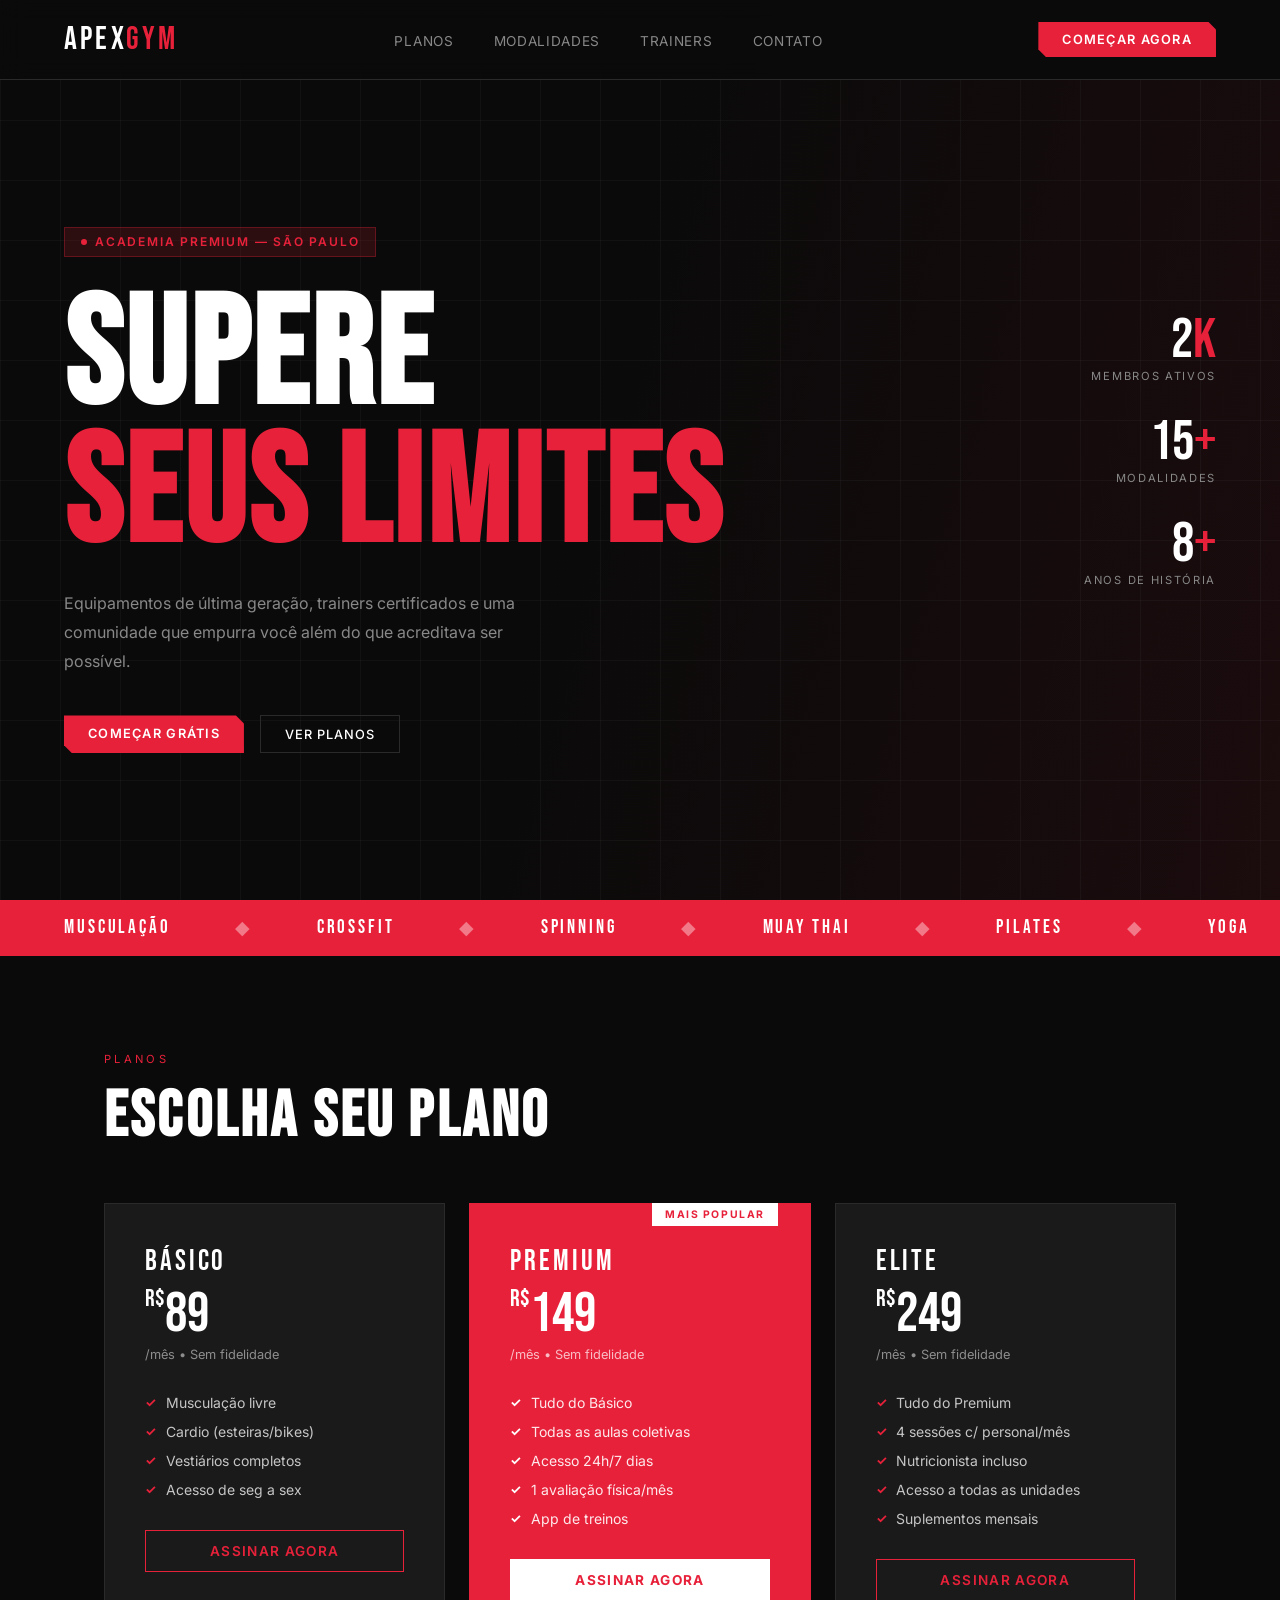
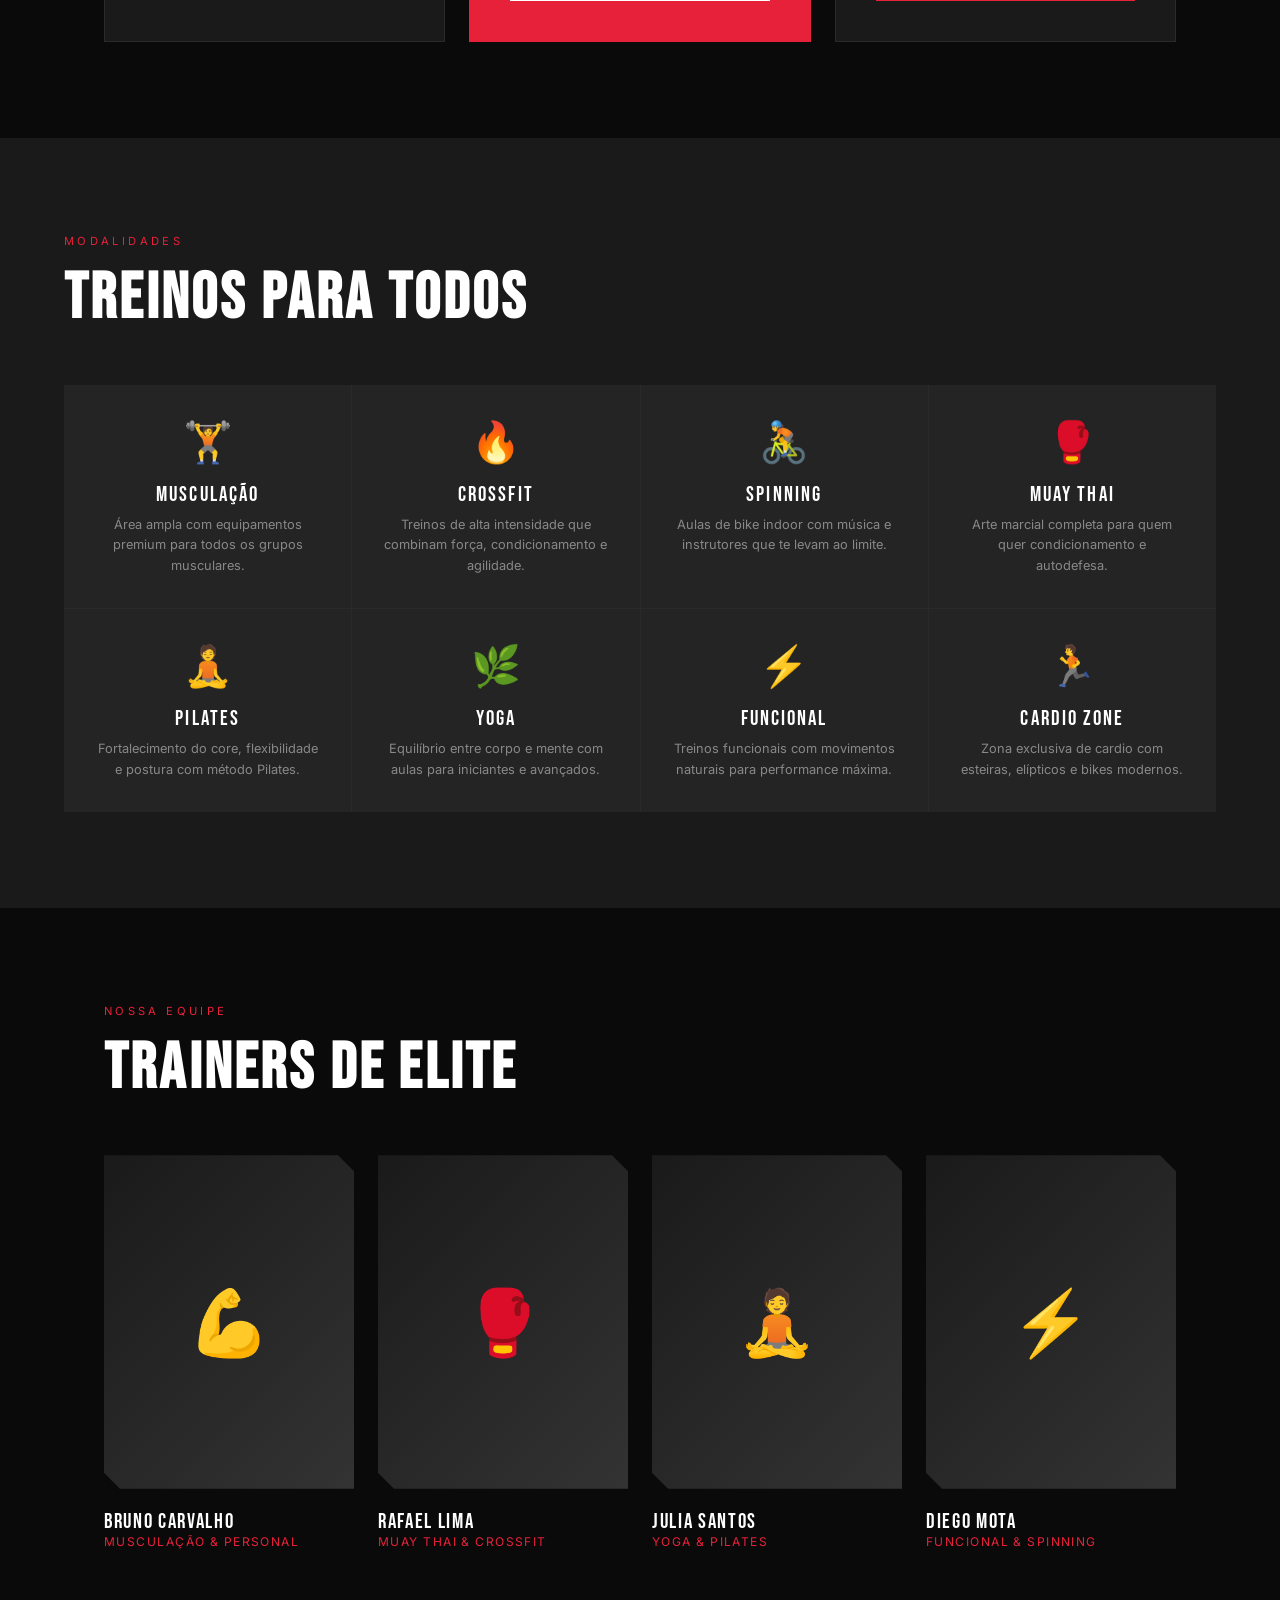
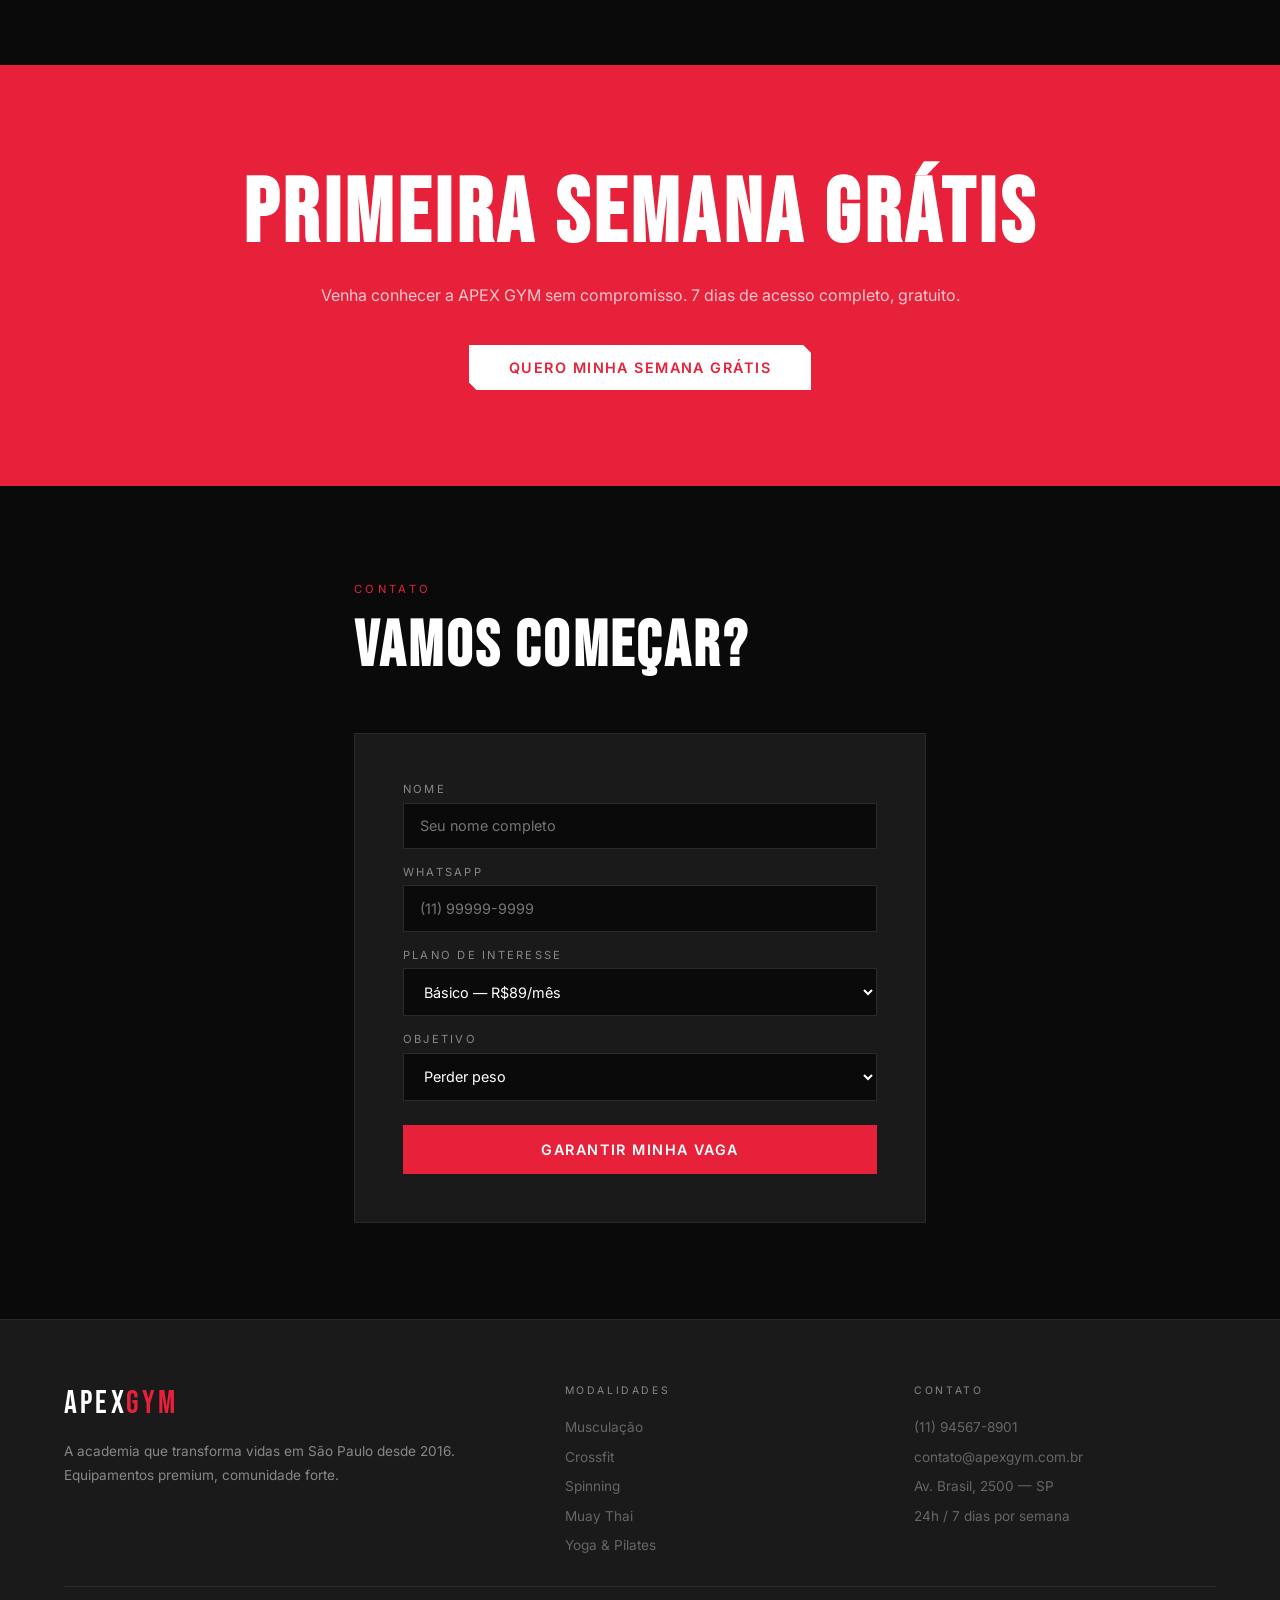
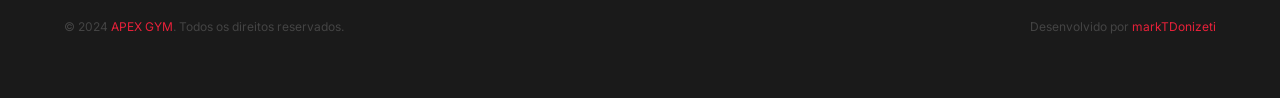
<file: academia/index.html>
<!DOCTYPE html>

<html lang="pt-BR">

<head>

<meta charset="UTF-8">

<meta name="viewport" content="width=device-width, initial-scale=1.0">

<title>APEX GYM — Supere seus Limites</title>

<link href="https://fonts.googleapis.com/css2?family=Bebas+Neue&family=Inter:wght@300;400;500;600&display=swap" rel="stylesheet">

<style>
  :root{--bg:#0A0A0A;--white:#FFFFFF;--red:#E8213A;--red-dark:#B01A2E;--gray:#1A1A1A;--gray2:#242424;--muted:#888;--border:#2A2A2A}

  *{margin:0;padding:0;box-sizing:border-box}html{scroll-behavior:smooth}body{font-family:'Inter',sans-serif;background:var(--bg);color:var(--white);overflow-x:hidden}

  nav{position:fixed;
    top:0;
    width:100%;
    z-index:100;
    padding:1.25rem 4rem;
    display:flex;
    justify-content:space-between;
    align-items:center;
    background:rgba(10,10,10,.9);
    backdrop-filter:blur(12px);
    border-bottom:1px solid var(--border)}
  .logo{font-family:'Bebas Neue',sans-serif;
  font-size:2rem;
  color:var(--white);
  text-decoration:none;
  letter-spacing:.1em}.logo span{color:var(--red)}
  .nav-links{display:flex;
    gap:2.5rem;
    list-style:none}.nav-links a{color:var(--muted);
        text-decoration:none;
        font-size:.85rem;
        letter-spacing:.05em;
        text-transform:uppercase;
        transition:color .2s}.nav-links a:hover{color:var(--white)}
  .btn-red{background:var(--red);
    color:#fff;
    padding:.65rem 1.5rem;
    border:none;
    font-family:'Inter',sans-serif;
    font-size:.8rem;
    font-weight:600;
    letter-spacing:.1em;
    text-transform:uppercase;
    cursor:pointer;
    text-decoration:none;
    display:inline-block;
    transition:all .2s;
    clip-path:polygon(0 0,calc(100% - 8px) 0,100% 8px,100% 100%,8px 100%,0 calc(100% - 8px))}.btn-red:hover{background:var(--red-dark)}
  .hero{min-height:100vh;
    display:flex;
    align-items:center;
    position:relative;
    overflow:hidden;
    padding:0 4rem;padding-top:80px}
  .hero-bg{position:absolute;
    inset:0;
    background:linear-gradient(105deg,#0A0A0A 45%,rgba(232,33,58,.08) 100%)}
  .hero-grid{position:absolute;inset:0;
    background-image:linear-gradient(rgba(255,255,255,.03) 1px,transparent 1px),linear-gradient(90deg,rgba(255,255,255,.03) 1px,transparent 1px);
    background-size:60px 60px}
  .hero-content{position:relative;
    z-index:1;
    max-width:700px}
  .hero-tag{display:inline-flex;
    align-items:center;
    gap:8px;
    background:rgba(232,33,58,.15);
    border:1px solid rgba(232,33,58,.3);
    color:var(--red);
    padding:.4rem 1rem;
    font-size:.75rem;
    font-weight:600;
    letter-spacing:.15em;
    text-transform:uppercase;
    margin-bottom:2rem}
  .hero-tag::before{content:'';
  width:6px;
  height:6px;
  background:var(--red);
  border-radius:50%;
  animation:blink 1.5s infinite}
  .hero-title{font-family:'Bebas Neue',sans-serif;
  font-size:clamp(5rem,12vw,10rem);
  line-height:.9;
  letter-spacing:.02em;
  margin-bottom:1.5rem}
  .hero-title span{color:var(--red);
    display:block}
  .hero-desc{color:var(--muted);
    font-size:1rem;
    line-height:1.8;
    max-width:500px;
    margin-bottom:2.5rem}
  .hero-btns{display:flex;
    gap:1rem;
    flex-wrap:wrap}
  .btn-ghost{background:none;
    border:1px solid var(--border);
    color:var(--white);
    padding:.65rem 1.5rem;
    font-family:'Inter',sans-serif;
    font-size:.8rem;
    font-weight:500;
    letter-spacing:.08em;
    text-transform:uppercase;
    cursor:pointer;
    text-decoration:none;
    display:inline-block;
    transition:all .2s}.btn-ghost:hover{border-color:var(--white)}
  .hero-stats{position:absolute;right:4rem;
    top:50%;
    transform:translateY(-50%);
    display:flex;
    flex-direction:column;
    gap:2rem;z-index:1}
  .stat-item{text-align:right}
  .stat-num{font-family:'Bebas Neue',sans-serif;
  font-size:3.5rem;
  color:var(--white);
  line-height:1}
  .stat-num span{color:var(--red)}
  .stat-label{font-size:.7rem;
    color:var(--muted);
    text-transform:uppercase;
           letter-spacing:.15em}
  .strip{background:var(--red);padding:1rem 4rem;display:flex;
    gap:4rem;
    overflow:hidden;
    white-space:nowrap}
  .strip-text{font-family:'Bebas Neue',sans-serif;
  font-size:1.2rem;
  letter-spacing:.15em;
  display:flex;
  gap:4rem;
  animation:marquee 20s linear infinite}
  .strip-dot{color:rgba(255,255,255,.4)}
  @keyframes marquee{from{transform:translateX(0)}to{transform:translateX(-50%)}}
  .planos{padding:6rem 4rem;
    max-width:1200px;
    margin:0 auto}
  .sec-tag{font-size:.7rem;
    letter-spacing:.3em;
    text-transform:uppercase;
    color:var(--red);
    margin-bottom:.75rem}
  .sec-title{font-family:'Bebas Neue',sans-serif;
  font-size:clamp(2.5rem,5vw,4rem);
  letter-spacing:.05em;
  margin-bottom:3rem}
  .planos-grid{display:grid;
    grid-template-columns:repeat(3,1fr);
    gap:1.5rem}
  .plano-card{background:var(--gray);
    border:1px solid var(--border);padding:2.5rem;
    position:relative;
    transition:all .3s}.plano-card:hover{border-color:var(--red);
    transform:translateY(-4px)}
  .plano-card.featured{background:var(--red);
    border-color:var(--red)}
  .plano-badge{position:absolute;top:-1px;
    right:2rem;
    background:var(--white); 
    color:var(--red);
    font-size:.65rem;
    font-weight:700;
    letter-spacing:.15em;
    text-transform:uppercase;
    padding:.3rem .8rem}
  .plano-name{font-family:'Bebas Neue',sans-serif;
  font-size:1.8rem;
  letter-spacing:.1em;
  margin-bottom:.5rem}
  .plano-price{font-family:'Bebas Neue',sans-serif;
  font-size:3.5rem;
  line-height:1;
  margin-bottom:.25rem}
  .plano-price sup{font-size:1.5rem;
    vertical-align:top;
    margin-top:.5rem}
  .plano-period{font-size:.8rem;
    color:rgba(255,255,255,.5);
    margin-bottom:2rem}
  .plano-card.featured .plano-period{color:rgba(255,255,255,.7)}
  .plano-features{list-style:none;
    display:flex;
    flex-direction:column;
    gap:.75rem;
    margin-bottom:2rem}
  .plano-features li{font-size:.875rem;
    display:flex;
    align-items:center;
    gap:.6rem;
    color:rgba(255,255,255,.75)}
  .plano-features li::before{content:'✓';
  color:var(--red);
  font-weight:700;font-size:.8rem}
  .plano-card.featured .plano-features li::before{color:#fff}
  .plano-card.featured .plano-features li{color:rgba(255,255,255,.9)}
  .btn-red-outline{background:none;
    border:1px solid var(--red);
    color:var(--red);
    padding:.75rem;
    width:100%;
    font-family:'Inter',sans-serif;font-size:.85rem;
    font-weight:600;
    text-transform:uppercase;
    letter-spacing:.1em;cursor:pointer;
    transition:all .2s}.btn-red-outline:hover{background:var(--red);
    color:#fff}
  .btn-white{background:#fff;border:1px solid #fff;color:var(--red);
    padding:.75rem;
    width:100%;
    font-family:'Inter',sans-serif;
    font-size:.85rem;
    font-weight:700;
    text-transform:uppercase;
    letter-spacing:.1em;
    cursor:pointer;
    transition:all .2s}.btn-white:hover{background:rgba(255,255,255,.85)}
  .modalidades{padding:6rem 4rem;
    background:var(--gray)}
  .modal-inner{max-width:1200px;
    margin:0 auto}
  .modal-grid{display:grid;
    grid-template-columns:repeat(4,1fr);
    gap:1px;
    background:var(--border);
    margin-top:3rem}
  .modal-item{background:var(--gray2);
    padding:2rem;
    text-align:center;
    transition:all .3s}.modal-item:hover{background:#2E2E2E}
  .modal-icon{font-size:2.5rem;
    margin-bottom:1rem}
  .modal-name{font-family:'Bebas Neue',sans-serif
  ;font-size:1.3rem;
  letter-spacing:.1em;
  margin-bottom:.5rem}
  .modal-desc{font-size:.8rem;
    color:var(--muted);
    line-height:1.6}
  .trainers{padding:6rem 4rem;
    max-width:1200px;
    margin:0 auto}
  .trainers-grid{display:grid;
    grid-template-columns:repeat(4,1fr);
    gap:1.5rem;
    margin-top:3rem}
  .trainer-card{position:relative;
    overflow:hidden}
  .trainer-img{width:100%;
    aspect-ratio:3/4;
    background:linear-gradient(135deg,var(--gray),#333);
    display:flex
    ;align-items:center;
    justify-content:center;
    font-size:4rem;
    clip-path:polygon(0 0,calc(100% - 16px) 0,100% 16px,100% 100%,16px 100%,0 calc(100% - 16px))}
  .trainer-info{padding:1.25rem 0}
  .trainer-name{font-family:'Bebas Neue',sans-serif;
  font-size:1.3rem;
  letter-spacing:.08em}
  .trainer-role{font-size:.75rem;
    color:var(--red);
    text-transform:uppercase;
    letter-spacing:.12em}
  .cta-section{padding:6rem 4rem;
    background:var(--red);
    text-align:center}
  .cta-title{font-family:'Bebas Neue',sans-serif;font-size:clamp(3rem,7vw,6rem);
  letter-spacing:.05em;
  margin-bottom:1rem}
  .cta-desc{font-size:1rem;color:rgba(255,255,255,.75);
    margin-bottom:2.5rem}
  .form-section{padding:6rem 4rem;
    max-width:700px;
    margin:0 auto}
  .contact-form{background:var(--gray);
    border:1px solid var(--border);
    padding:3rem;display:flex;
    flex-direction:column;
    gap:1rem}
  .cf-field{display:flex;
    flex-direction:column;
    gap:.4rem}
  .cf-field label{font-size:.7rem;
    letter-spacing:.2em;
    text-transform:uppercase;
    color:var(--muted)}
  .cf-field input,.cf-field select{background:var(--bg);border:1px solid var(--border);color:#fff;padding:.85rem 1rem;font-family:'Inter',sans-serif;font-size:.9rem;outline:none;transition:border-color .2s}.cf-field input:focus,.cf-field select:focus{border-color:var(--red)}.cf-field select option{background:var(--bg)}
  footer{background:var(--gray);
    border-top:1px solid var(--border);
    padding:4rem}
  .footer-inner{max-width:1200px;
    margin:0 auto;display:grid;
    grid-template-columns:1.5fr 1fr 1fr;
    gap:3rem}
  .footer-logo{font-family:'Bebas Neue',sans-serif;
  font-size:2rem;
  color:#fff;
  text-decoration:none;
  letter-spacing:.1em;display:block;
  margin-bottom:1rem}.footer-logo span{color:var(--red)}
  .footer-desc{color:var(--muted);
    font-size:.85rem;
    line-height:1.8}
  .footer-col-title{font-size:.65rem;
    letter-spacing:.25em;
    text-transform:uppercase;
    color:var(--muted);
    margin-bottom:1.2rem}
  .footer-col-links{list-style:none;
    display:flex;
    flex-direction:column;
    gap:.6rem}
  .footer-col-links a{color:#666;
    text-decoration:none;
    font-size:.85rem;
    transition:color .2s}.footer-col-links a:hover{color:#fff}
  .footer-bottom{max-width:1200px;
    margin:2rem auto 0;
    padding-top:2rem;
    border-top:1px solid var(--border);
    display:flex;
    justify-content:space-between}
  .footer-bottom p{color:#444;font-size:.75rem}.ft-red{color:var(--red)}
  @keyframes blink{0%,100%{opacity:1}50%{opacity:0}}
  .reveal{opacity:0;
    transform:translateY(30px);
    transition:all .7s ease}.reveal.visible{opacity:1;transform:translateY(0)}
  @media(max-width:768px){nav{padding:1rem 1.5rem}.nav-links{display:none}.hero{padding:100px 1.5rem 4rem}.hero-stats{display:none}.planos,.modalidades,.trainers,.form-section{padding:4rem 1.5rem}.planos-grid{grid-template-columns:1fr}.modal-grid{grid-template-columns:1fr 1fr}.trainers-grid{grid-template-columns:1fr 1fr}.footer-inner{grid-template-columns:1fr}.footer-bottom{flex-direction:column;gap:.5rem}.strip{padding:1rem}}
</style>

</head>

<body>

<nav>
  <a href="#" class="logo">APEX<span>GYM</span></a>

  
  <ul class="nav-links"><li><a href="#planos">Planos</a></li><li><a href="#modalidades">Modalidades</a></li><li><a href="#trainers">Trainers</a></li><li><a href="#contato">Contato</a></li></ul>
  <a href="#contato" class="btn-red">Começar Agora</a>

</nav>

<section class="hero">

  <div class="hero-bg"></div><div class="hero-grid"></div>
  <div class="hero-content">
    <div class="hero-tag">Academia Premium — São Paulo</div>
    <h1 class="hero-title">SUPERE<span>SEUS LIMITES</span></h1>
    <p class="hero-desc">Equipamentos de última geração, trainers certificados e uma comunidade que empurra você além do que acreditava ser possível.</p>
    <div class="hero-btns">
      <a href="#contato" class="btn-red">Começar Grátis</a>
      <a href="#planos" class="btn-ghost">Ver Planos</a>
    </div>

  </div>

  <div class="hero-stats">
    <div class="stat-item"><div class="stat-num">2<span>K</span></div><div class="stat-label">Membros ativos</div></div>
    <div class="stat-item"><div class="stat-num">15<span>+</span></div><div class="stat-label">Modalidades</div></div>
    <div class="stat-item"><div class="stat-num">8<span>+</span></div><div class="stat-label">Anos de história</div></div>
  </div>
</section>
<div class="strip">
  <div class="strip-text">
    <span>MUSCULAÇÃO</span><span class="strip-dot">◆</span><span>CROSSFIT</span><span class="strip-dot">◆</span><span>SPINNING</span><span class="strip-dot">◆</span><span>MUAY THAI</span><span class="strip-dot">◆</span><span>PILATES</span><span class="strip-dot">◆</span><span>YOGA</span><span class="strip-dot">◆</span><span>FUNCIONAL</span><span class="strip-dot">◆</span>
    <span>MUSCULAÇÃO</span><span class="strip-dot">◆</span><span>CROSSFIT</span><span class="strip-dot">◆</span><span>SPINNING</span><span class="strip-dot">◆</span><span>MUAY THAI</span><span class="strip-dot">◆</span><span>PILATES</span><span class="strip-dot">◆</span><span>YOGA</span><span class="strip-dot">◆</span><span>FUNCIONAL</span><span class="strip-dot">◆</span>
  </div>

</div>

<section class="planos" id="planos">
  <div class="reveal"><p class="sec-tag">Planos</p><h2 class="sec-title">ESCOLHA SEU PLANO</h2></div>
  <div class="planos-grid reveal">
    <div class="plano-card">
      <div class="plano-name">Básico</div>
      <div class="plano-price"><sup>R$</sup>89</div>
      <div class="plano-period">/mês • Sem fidelidade</div>
      <ul class="plano-features"><li>Musculação livre</li><li>Cardio (esteiras/bikes)</li><li>Vestiários completos</li><li>Acesso de seg a sex</li></ul>
      <button class="btn-red-outline" onclick="scroll2()">Assinar Agora</button>

    </div>

    <div class="plano-card featured">
      <div class="plano-badge">Mais popular</div>
      <div class="plano-name">Premium</div>
      <div class="plano-price"><sup>R$</sup>149</div>
      <div class="plano-period">/mês • Sem fidelidade</div>
      <ul class="plano-features"><li>Tudo do Básico</li><li>Todas as aulas coletivas</li><li>Acesso 24h/7 dias</li><li>1 avaliação física/mês</li><li>App de treinos</li></ul>
      <button class="btn-white" onclick="scroll2()">Assinar Agora</button>
    </div>

    <div class="plano-card">
      <div class="plano-name">Elite</div>
      <div class="plano-price"><sup>R$</sup>249</div>
      <div class="plano-period">/mês • Sem fidelidade</div>
      <ul class="plano-features"><li>Tudo do Premium</li><li>4 sessões c/ personal/mês</li><li>Nutricionista incluso</li><li>Acesso a todas as unidades</li><li>Suplementos mensais</li></ul>
      <button class="btn-red-outline" onclick="scroll2()">Assinar Agora</button>
    </div>

  </div>

</section>

<section class="modalidades" id="modalidades">

  <div class="modal-inner">
    <div class="reveal"><p class="sec-tag">Modalidades</p><h2 class="sec-title">TREINOS PARA TODOS</h2></div>
    <div class="modal-grid reveal">
      <div class="modal-item"><div class="modal-icon">🏋️</div><div class="modal-name">Musculação</div><p class="modal-desc">Área ampla com equipamentos premium para todos os grupos musculares.</p></div>
      <div class="modal-item"><div class="modal-icon">🔥</div><div class="modal-name">Crossfit</div><p class="modal-desc">Treinos de alta intensidade que combinam força, condicionamento e agilidade.</p></div>
      <div class="modal-item"><div class="modal-icon">🚴</div><div class="modal-name">Spinning</div><p class="modal-desc">Aulas de bike indoor com música e instrutores que te levam ao limite.</p></div>
      <div class="modal-item"><div class="modal-icon">🥊</div><div class="modal-name">Muay Thai</div><p class="modal-desc">Arte marcial completa para quem quer condicionamento e autodefesa.</p></div>
      <div class="modal-item"><div class="modal-icon">🧘</div><div class="modal-name">Pilates</div><p class="modal-desc">Fortalecimento do core, flexibilidade e postura com método Pilates.</p></div>
      <div class="modal-item"><div class="modal-icon">🌿</div><div class="modal-name">Yoga</div><p class="modal-desc">Equilíbrio entre corpo e mente com aulas para iniciantes e avançados.</p></div>
      <div class="modal-item"><div class="modal-icon">⚡</div><div class="modal-name">Funcional</div><p class="modal-desc">Treinos funcionais com movimentos naturais para performance máxima.</p></div>
      <div class="modal-item"><div class="modal-icon">🏃</div><div class="modal-name">Cardio Zone</div><p class="modal-desc">Zona exclusiva de cardio com esteiras, elípticos e bikes modernos.</p></div>
    </div>

  </div>

</section>

<section class="trainers" id="trainers">

  <div class="reveal"><p class="sec-tag">Nossa Equipe</p><h2 class="sec-title">TRAINERS DE ELITE</h2></div>
  <div class="trainers-grid reveal">
    <div class="trainer-card"><div class="trainer-img">💪</div><div class="trainer-info"><div class="trainer-name">Bruno Carvalho</div><div class="trainer-role">Musculação & Personal</div></div></div>
    <div class="trainer-card"><div class="trainer-img">🥊</div><div class="trainer-info"><div class="trainer-name">Rafael Lima</div><div class="trainer-role">Muay Thai & Crossfit</div></div></div>
    <div class="trainer-card"><div class="trainer-img">🧘</div><div class="trainer-info"><div class="trainer-name">Julia Santos</div><div class="trainer-role">Yoga & Pilates</div></div></div>
    <div class="trainer-card"><div class="trainer-img">⚡</div><div class="trainer-info"><div class="trainer-name">Diego Mota</div><div class="trainer-role">Funcional & Spinning</div></div></div>
  </div>

</section>


<section class="cta-section">
  <h2 class="cta-title">PRIMEIRA SEMANA GRÁTIS</h2>
  <p class="cta-desc">Venha conhecer a APEX GYM sem compromisso. 7 dias de acesso completo, gratuito.</p>
  <a href="#contato" class="btn-red" style="background:#fff;color:var(--red);font-size:.9rem;padding:.9rem 2.5rem">Quero Minha Semana Grátis</a>
</section>

<section class="form-section" id="contato">
  <div class="reveal"><p class="sec-tag">Contato</p><h2 class="sec-title">VAMOS COMEÇAR?</h2></div>
  <form class="contact-form reveal" onsubmit="sub(event)">
    <div class="cf-field"><label>Nome</label><input type="text" placeholder="Seu nome completo"></div>
    <div class="cf-field"><label>WhatsApp</label><input type="tel" placeholder="(11) 99999-9999"></div>
    <div class="cf-field"><label>Plano de interesse</label><select><option>Básico — R$89/mês</option><option>Premium — R$149/mês</option><option>Elite — R$249/mês</option><option>Semana grátis primeiro</option></select></div>
    <div class="cf-field"><label>Objetivo</label><select><option>Perder peso</option><option>Ganhar massa muscular</option><option>Condicionamento físico</option><option>Saúde e bem-estar</option></select></div>
    <button type="submit" class="btn-red" style="padding:1rem;font-size:.9rem;width:100%;clip-path:none;border-radius:0;margin-top:.5rem">GARANTIR MINHA VAGA</button>
  </form>

</section>

<footer>
    
  <div class="footer-inner">
    <div><a href="#" class="footer-logo">APEX<span>GYM</span></a><p class="footer-desc">A academia que transforma vidas em São Paulo desde 2016. Equipamentos premium, comunidade forte.</p></div>
    <div><p class="footer-col-title">Modalidades</p><ul class="footer-col-links"><li><a href="#">Musculação</a></li><li><a href="#">Crossfit</a></li><li><a href="#">Spinning</a></li><li><a href="#">Muay Thai</a></li><li><a href="#">Yoga & Pilates</a></li></ul></div>
    <div><p class="footer-col-title">Contato</p><ul class="footer-col-links"><li><a href="#">(11) 94567-8901</a></li><li><a href="#">contato@apexgym.com.br</a></li><li><a href="#">Av. Brasil, 2500 — SP</a></li><li><a href="#">24h / 7 dias por semana</a></li></ul></div>
  </div>

  <div class="footer-bottom"><p>© 2024 <span class="ft-red">APEX GYM</span>. Todos os direitos reservados.</p><p>Desenvolvido por <span class="ft-red">markTDonizeti</span></p></div>
</footer>

<div id="toast" style="display:none;position:fixed;bottom:2rem;right:2rem;background:var(--red);color:#fff;padding:1rem 2rem;font-size:.875rem;z-index:999">✓ Recebemos seu contato! Falaremos em breve.</div>
<script>

  document.querySelectorAll('.reveal').forEach(r=>new IntersectionObserver(e=>e.forEach(x=>x.isIntersecting&&x.target.classList.add('visible')),{threshold:.1}).observe(r));
  function sub(e){e.preventDefault();const t=document.getElementById('toast');t.style.display='block';setTimeout(()=>t.style.display='none',4000)}
  function scroll2(){document.getElementById('contato').scrollIntoView({behavior:'smooth'})}
</script>

</body>

</html>
</file>
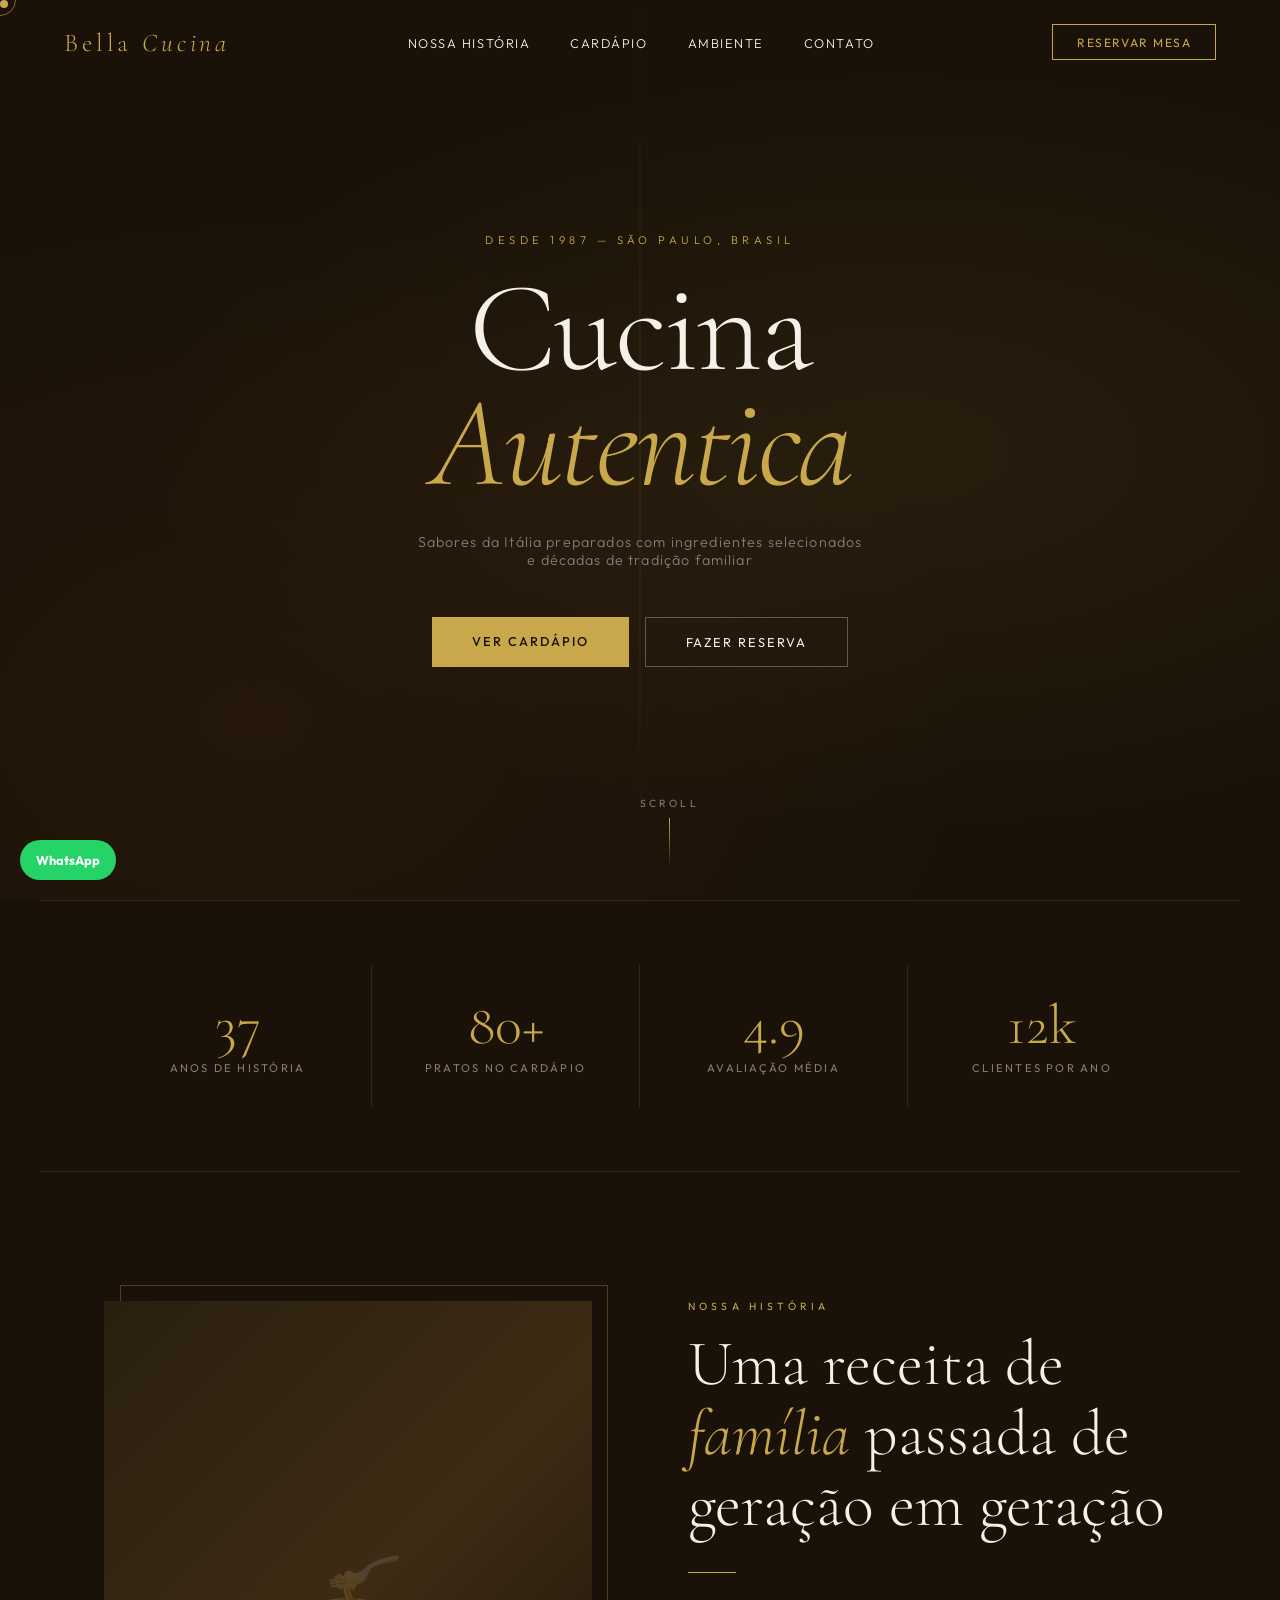
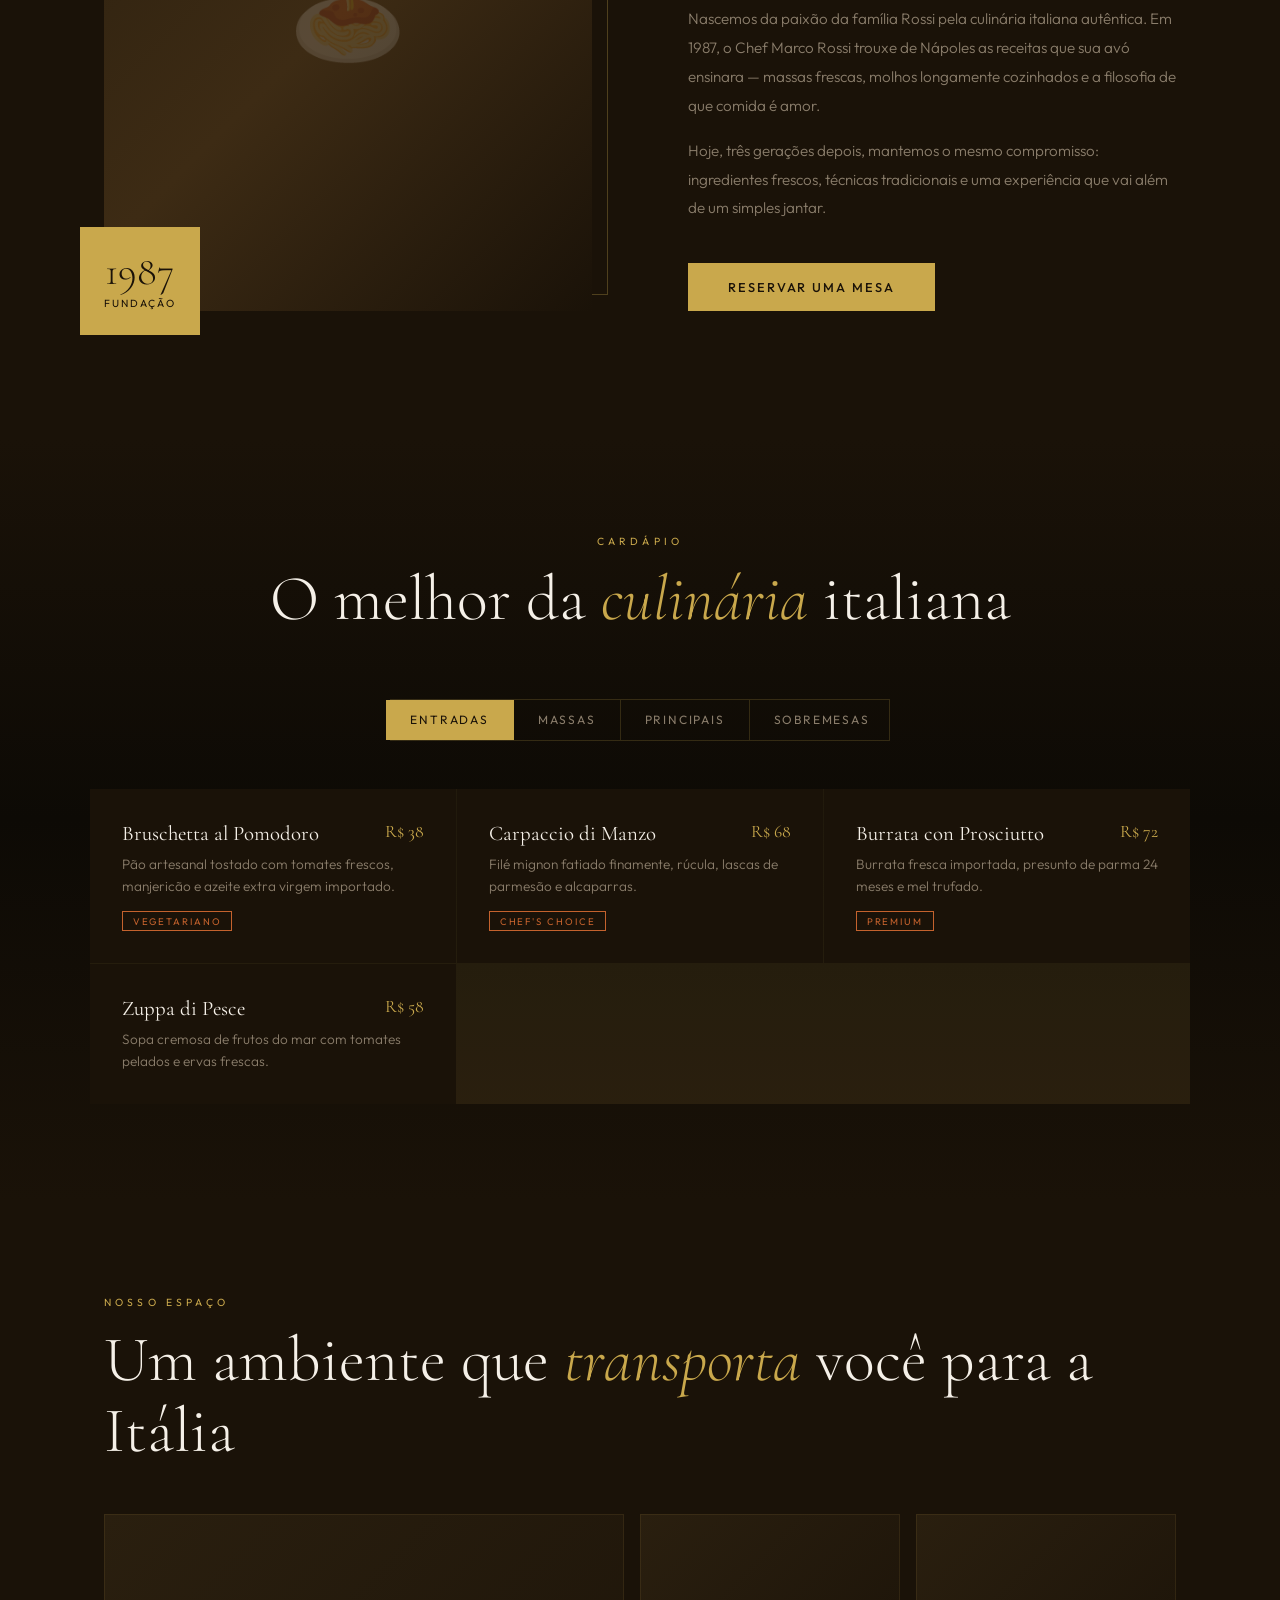
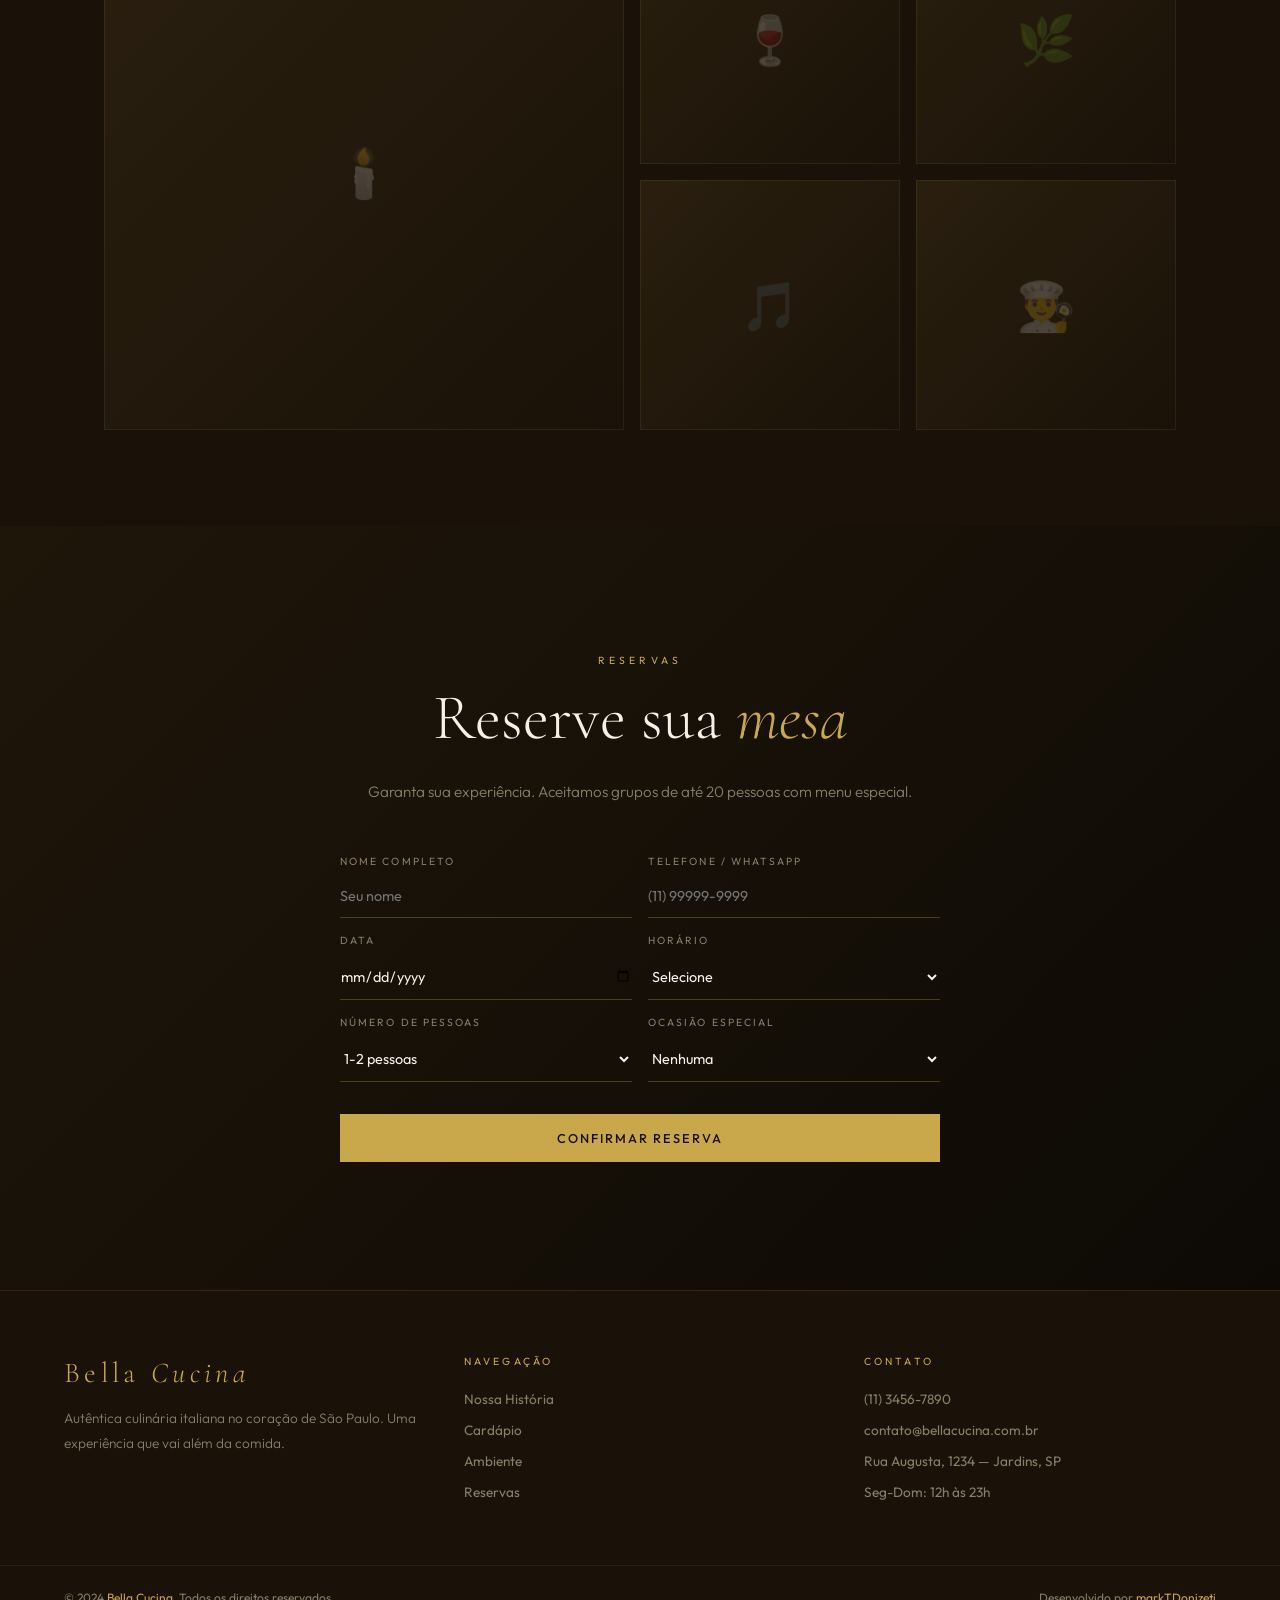
<file: bella-cucina/index.html>
<!DOCTYPE html>
<html lang="pt-BR">
<head>
<meta charset="UTF-8">
<meta name="viewport" content="width=device-width, initial-scale=1.0">
<title>Bella Cucina — Restaurante Italiano</title>
<meta name="description" content="Landing page profissional de restaurante italiano com foco em reservas, experiência premium e atendimento via WhatsApp.">
<meta name="keywords" content="restaurante italiano, site de restaurante, reservas online, landing page gastronômica">
<meta property="og:title" content="Bella Cucina — Restaurante Italiano">
<meta property="og:description" content="Site de restaurante com design premium e captação de reservas por WhatsApp.">
<meta property="og:type" content="website">
<link href="https://fonts.googleapis.com/css2?family=Cormorant+Garamond:ital,wght@0,300;0,400;0,600;1,300;1,400&family=Outfit:wght@300;400;500&display=swap" rel="stylesheet">
<style>
  :root {
    --cream: #F5F0E8;
    --dark: #1A1208;
    --gold: #C9A84C;
    --gold-light: #E8C97A;
    --terracotta: #C4622D;
    --muted: #8A7D6B;
    --white: #FDFAF4;
  }

  * { margin: 0; padding: 0; box-sizing: border-box; }

  html { scroll-behavior: smooth; }

  body {
    font-family: 'Outfit', sans-serif;
    background: var(--dark);
    color: var(--cream);
    overflow-x: hidden;
    cursor: none;
  }

  /* Custom cursor */
  .cursor {
    width: 8px; height: 8px;
    background: var(--gold);
    border-radius: 50%;
    position: fixed; top: 0; left: 0;
    pointer-events: none; z-index: 9999;
    transition: transform 0.1s;
  }
  .cursor-ring {
    width: 32px; height: 32px;
    border: 1px solid var(--gold);
    border-radius: 50%;
    position: fixed; top: 0; left: 0;
    pointer-events: none; z-index: 9998;
    transition: all 0.15s ease;
    opacity: 0.6;
  }

  /* NAV */
  nav {
    position: fixed; top: 0; width: 100%; z-index: 100;
    padding: 1.5rem 4rem;
    display: flex; justify-content: space-between; align-items: center;
    transition: all 0.4s ease;
  }
  nav.scrolled {
    background: rgba(26, 18, 8, 0.95);
    backdrop-filter: blur(10px);
    padding: 1rem 4rem;
    border-bottom: 1px solid rgba(201, 168, 76, 0.2);
  }
  .nav-logo {
    font-family: 'Cormorant Garamond', serif;
    font-size: 1.6rem; font-weight: 300;
    letter-spacing: 0.15em;
    color: var(--gold);
    text-decoration: none;
  }
  .nav-logo span { font-style: italic; }
  .nav-links { display: flex; gap: 2.5rem; list-style: none; }
  .nav-links a {
    color: var(--cream); text-decoration: none;
    font-size: 0.8rem; letter-spacing: 0.12em;
    text-transform: uppercase; font-weight: 300;
    transition: color 0.3s;
    position: relative;
  }
  .nav-links a::after {
    content: ''; position: absolute; bottom: -4px; left: 0;
    width: 0; height: 1px; background: var(--gold);
    transition: width 0.3s;
  }
  .nav-links a:hover { color: var(--gold); }
  .nav-links a:hover::after { width: 100%; }
  .nav-reserve {
    background: transparent;
    border: 1px solid var(--gold);
    color: var(--gold); padding: 0.6rem 1.5rem;
    font-family: 'Outfit', sans-serif;
    font-size: 0.75rem; letter-spacing: 0.12em;
    text-transform: uppercase; cursor: none;
    transition: all 0.3s;
  }
  .nav-reserve:hover { background: var(--gold); color: var(--dark); }

  /* HERO */
  .hero {
    height: 100vh;
    display: flex; align-items: center; justify-content: center;
    position: relative; overflow: hidden;
    background: var(--dark);
  }
  .hero-bg {
    position: absolute; inset: 0;
    background: 
      radial-gradient(ellipse at 70% 50%, rgba(201,168,76,0.08) 0%, transparent 60%),
      radial-gradient(ellipse at 20% 80%, rgba(196,98,45,0.06) 0%, transparent 50%);
  }
  .hero-lines {
    position: absolute; inset: 0; overflow: hidden;
  }
  .hero-lines::before {
    content: '';
    position: absolute; top: 0; left: 50%;
    width: 1px; height: 100%;
    background: linear-gradient(to bottom, transparent, rgba(201,168,76,0.15), transparent);
    transform: translateX(-50%);
  }
  .hero-content {
    text-align: center; z-index: 1;
    animation: fadeUp 1.2s ease both;
  }
  .hero-eyebrow {
    font-size: 0.7rem; letter-spacing: 0.4em;
    text-transform: uppercase; color: var(--gold);
    margin-bottom: 1.5rem; font-weight: 300;
    animation: fadeUp 1s ease 0.2s both;
  }
  .hero-title {
    font-family: 'Cormorant Garamond', serif;
    font-size: clamp(4rem, 10vw, 8rem);
    font-weight: 300; line-height: 0.9;
    letter-spacing: -0.02em;
    animation: fadeUp 1s ease 0.4s both;
  }
  .hero-title em {
    font-style: italic; color: var(--gold);
    display: block;
  }
  .hero-sub {
    margin-top: 2rem;
    font-size: 0.9rem; color: var(--muted);
    letter-spacing: 0.08em; font-weight: 300;
    animation: fadeUp 1s ease 0.6s both;
  }
  .hero-cta {
    margin-top: 3rem;
    display: flex; gap: 1rem; justify-content: center;
    animation: fadeUp 1s ease 0.8s both;
  }
  .btn-primary {
    background: var(--gold); color: var(--dark);
    padding: 1rem 2.5rem; border: none;
    font-family: 'Outfit', sans-serif;
    font-size: 0.8rem; letter-spacing: 0.15em;
    text-transform: uppercase; cursor: none;
    text-decoration: none; display: inline-block;
    transition: all 0.3s;
    font-weight: 500;
  }
  .btn-primary:hover { background: var(--gold-light); transform: translateY(-2px); }
  .btn-ghost {
    background: transparent; color: var(--cream);
    padding: 1rem 2.5rem;
    border: 1px solid rgba(245,240,232,0.3);
    font-family: 'Outfit', sans-serif;
    font-size: 0.8rem; letter-spacing: 0.15em;
    text-transform: uppercase; cursor: none;
    text-decoration: none; display: inline-block;
    transition: all 0.3s;
  }
  .btn-ghost:hover { border-color: var(--cream); }

  .scroll-indicator {
    position: absolute; bottom: 2rem; left: 50%;
    transform: translateX(-50%);
    display: flex; flex-direction: column; align-items: center; gap: 0.5rem;
    animation: fadeUp 1s ease 1.2s both;
  }
  .scroll-indicator span {
    font-size: 0.65rem; letter-spacing: 0.3em;
    text-transform: uppercase; color: var(--muted);
  }
  .scroll-line {
    width: 1px; height: 50px;
    background: linear-gradient(to bottom, var(--gold), transparent);
    animation: scrollLine 2s ease-in-out infinite;
  }

  /* SOBRE */
  .sobre {
    padding: 8rem 4rem;
    display: grid; grid-template-columns: 1fr 1fr;
    gap: 6rem; align-items: center;
    max-width: 1200px; margin: 0 auto;
  }
  .sobre-img-wrap {
    position: relative;
  }
  .sobre-img {
    width: 100%; aspect-ratio: 4/5;
    background: linear-gradient(135deg, #2A1F0F 0%, #3D2B14 50%, #1A1208 100%);
    position: relative; overflow: hidden;
  }
  .sobre-img::before {
    content: '🍝';
    position: absolute; top: 50%; left: 50%;
    transform: translate(-50%, -50%);
    font-size: 6rem; opacity: 0.15;
  }
  .sobre-img-border {
    position: absolute; top: -1rem; right: -1rem;
    width: 100%; height: 100%;
    border: 1px solid rgba(201,168,76,0.3);
    z-index: -1;
  }
  .sobre-year {
    position: absolute; bottom: -1.5rem; left: -1.5rem;
    background: var(--gold); color: var(--dark);
    padding: 1.5rem; text-align: center;
  }
  .sobre-year strong {
    display: block; font-family: 'Cormorant Garamond', serif;
    font-size: 2.5rem; font-weight: 300; line-height: 1;
  }
  .sobre-year span { font-size: 0.65rem; letter-spacing: 0.2em; text-transform: uppercase; }
  .section-label {
    font-size: 0.65rem; letter-spacing: 0.4em;
    text-transform: uppercase; color: var(--gold);
    margin-bottom: 1rem;
  }
  .section-title {
    font-family: 'Cormorant Garamond', serif;
    font-size: clamp(2.5rem, 5vw, 4rem);
    font-weight: 300; line-height: 1.1;
    margin-bottom: 1.5rem;
  }
  .section-title em { font-style: italic; color: var(--gold); }
  .section-text {
    color: var(--muted); font-weight: 300;
    line-height: 1.9; font-size: 0.95rem;
    margin-bottom: 1rem;
  }
  .divider {
    width: 3rem; height: 1px;
    background: var(--gold); margin: 2rem 0;
  }

  /* MENU */
  .menu-section {
    padding: 6rem 4rem;
    background: linear-gradient(to bottom, var(--dark), #0D0A05, var(--dark));
  }
  .menu-header { text-align: center; margin-bottom: 4rem; }
  .menu-tabs {
    display: flex; justify-content: center; gap: 0;
    margin-bottom: 3rem;
    border: 1px solid rgba(201,168,76,0.2);
    max-width: 500px; margin: 0 auto 3rem;
  }
  .menu-tab {
    flex: 1; padding: 0.8rem 1.5rem;
    background: none; border: none;
    color: var(--muted); cursor: none;
    font-family: 'Outfit', sans-serif;
    font-size: 0.75rem; letter-spacing: 0.15em;
    text-transform: uppercase; transition: all 0.3s;
    border-right: 1px solid rgba(201,168,76,0.2);
  }
  .menu-tab:last-child { border-right: none; }
  .menu-tab.active { background: var(--gold); color: var(--dark); }
  .menu-tab:hover:not(.active) { color: var(--gold); }

  .menu-grid {
    display: grid; grid-template-columns: repeat(auto-fit, minmax(320px, 1fr));
    gap: 1px; background: rgba(201,168,76,0.1);
    max-width: 1100px; margin: 0 auto;
  }
  .menu-item {
    background: var(--dark); padding: 2rem;
    transition: background 0.3s;
    display: none;
  }
  .menu-item.visible { display: block; }
  .menu-item:hover { background: #1F160A; }
  .menu-item-header {
    display: flex; justify-content: space-between;
    align-items: flex-start; margin-bottom: 0.5rem;
  }
  .menu-item-name {
    font-family: 'Cormorant Garamond', serif;
    font-size: 1.3rem; font-weight: 400;
  }
  .menu-item-price {
    color: var(--gold); font-size: 1.1rem;
    font-family: 'Cormorant Garamond', serif;
    white-space: nowrap;
  }
  .menu-item-desc {
    color: var(--muted); font-size: 0.85rem;
    line-height: 1.6; font-weight: 300;
  }
  .menu-item-tag {
    display: inline-block; margin-top: 0.8rem;
    font-size: 0.6rem; letter-spacing: 0.2em;
    text-transform: uppercase; color: var(--terracotta);
    border: 1px solid var(--terracotta);
    padding: 0.2rem 0.6rem;
  }

  /* AMBIENTE */
  .ambiente {
    padding: 6rem 4rem;
    max-width: 1200px; margin: 0 auto;
  }
  .ambiente-grid {
    display: grid;
    grid-template-columns: 2fr 1fr 1fr;
    grid-template-rows: 250px 250px;
    gap: 1rem; margin-top: 3rem;
  }
  .amb-img {
    background: linear-gradient(135deg, #2A1F0F, #1A1208);
    position: relative; overflow: hidden;
    display: flex; align-items: center; justify-content: center;
  }
  .amb-img:first-child { grid-row: 1 / 3; }
  .amb-img span { font-size: 3rem; opacity: 0.2; }
  .amb-img::after {
    content: ''; position: absolute; inset: 0;
    border: 1px solid rgba(201,168,76,0.1);
    transition: border-color 0.3s;
  }
  .amb-img:hover::after { border-color: rgba(201,168,76,0.4); }

  /* RESERVA */
  .reserva {
    padding: 8rem 4rem;
    background: linear-gradient(135deg, #1F160A 0%, #0D0A05 100%);
    text-align: center;
  }
  .reserva-content { max-width: 600px; margin: 0 auto; }
  .reserva-form {
    margin-top: 3rem;
    display: grid; grid-template-columns: 1fr 1fr;
    gap: 1rem;
  }
  .form-group { display: flex; flex-direction: column; gap: 0.4rem; text-align: left; }
  .form-group label {
    font-size: 0.65rem; letter-spacing: 0.2em;
    text-transform: uppercase; color: var(--muted);
  }
  .form-group input, .form-group select {
    background: transparent;
    border: none; border-bottom: 1px solid rgba(201,168,76,0.3);
    color: var(--cream); padding: 0.8rem 0;
    font-family: 'Outfit', sans-serif; font-size: 0.9rem;
    outline: none; transition: border-color 0.3s;
    cursor: none;
  }
  .form-group select option { background: var(--dark); }
  .form-group input:focus, .form-group select:focus {
    border-color: var(--gold);
  }
  .form-full { grid-column: 1 / -1; }
  .form-submit {
    grid-column: 1 / -1; margin-top: 1rem;
  }

  /* FOOTER */
  footer {
    padding: 4rem;
    border-top: 1px solid rgba(201,168,76,0.15);
    display: grid; grid-template-columns: 1fr 1fr 1fr;
    gap: 3rem;
  }
  .footer-brand .nav-logo { display: block; margin-bottom: 1rem; font-size: 1.8rem; }
  .footer-text { color: var(--muted); font-size: 0.85rem; line-height: 1.8; font-weight: 300; }
  .footer-title {
    font-size: 0.65rem; letter-spacing: 0.3em;
    text-transform: uppercase; color: var(--gold);
    margin-bottom: 1.2rem;
  }
  .footer-links { list-style: none; display: flex; flex-direction: column; gap: 0.7rem; }
  .footer-links a {
    color: var(--muted); text-decoration: none;
    font-size: 0.85rem; transition: color 0.3s;
  }
  .footer-links a:hover { color: var(--cream); }
  .footer-bottom {
    padding: 1.5rem 4rem;
    border-top: 1px solid rgba(201,168,76,0.1);
    display: flex; justify-content: space-between; align-items: center;
  }
  .footer-bottom p { color: var(--muted); font-size: 0.75rem; }
  .footer-gold { color: var(--gold); }

  /* ANIMATIONS */
  @keyframes fadeUp {
    from { opacity: 0; transform: translateY(30px); }
    to { opacity: 1; transform: translateY(0); }
  }
  @keyframes scrollLine {
    0%, 100% { opacity: 1; transform: scaleY(1); }
    50% { opacity: 0.3; transform: scaleY(0.5); }
  }

  .reveal {
    opacity: 0; transform: translateY(40px);
    transition: opacity 0.8s ease, transform 0.8s ease;
  }
  .reveal.visible { opacity: 1; transform: translateY(0); }

  /* STATS */
  .stats {
    padding: 4rem;
    display: grid; grid-template-columns: repeat(4, 1fr);
    border-top: 1px solid rgba(201,168,76,0.15);
    border-bottom: 1px solid rgba(201,168,76,0.15);
    max-width: 1200px; margin: 0 auto;
  }
  .stat {
    text-align: center; padding: 2rem;
    border-right: 1px solid rgba(201,168,76,0.15);
  }
  .stat:last-child { border-right: none; }
  .stat-num {
    font-family: 'Cormorant Garamond', serif;
    font-size: 3.5rem; font-weight: 300; color: var(--gold);
    line-height: 1;
  }
  .stat-label {
    font-size: 0.7rem; letter-spacing: 0.2em;
    text-transform: uppercase; color: var(--muted);
    margin-top: 0.5rem;
  }

  /* MOBILE */
  @media (max-width: 768px) {
    nav { padding: 1.2rem 1.5rem; }
    nav.scrolled { padding: 1rem 1.5rem; }
    .nav-links { display: none; }
    .hero-title { font-size: 3.5rem; }
    .sobre { grid-template-columns: 1fr; padding: 4rem 1.5rem; gap: 3rem; }
    .menu-section { padding: 4rem 1.5rem; }
    .stats { grid-template-columns: 1fr 1fr; padding: 2rem; }
    .stat { border-right: none; border-bottom: 1px solid rgba(201,168,76,0.15); }
    .ambiente { padding: 4rem 1.5rem; }
    .ambiente-grid { grid-template-columns: 1fr 1fr; grid-template-rows: auto; }
    .amb-img:first-child { grid-row: auto; grid-column: 1 / -1; }
    .reserva { padding: 4rem 1.5rem; }
    .reserva-form { grid-template-columns: 1fr; }
    footer { grid-template-columns: 1fr; padding: 3rem 1.5rem; }
    .footer-bottom { flex-direction: column; gap: 1rem; padding: 1.5rem; }
  }
</style>
</head>
<body>

<div class="cursor" id="cursor"></div>
<div class="cursor-ring" id="cursorRing"></div>

<nav id="navbar">
  <a href="#" class="nav-logo">Bella <span>Cucina</span></a>
  <ul class="nav-links">
    <li><a href="#sobre">Nossa História</a></li>
    <li><a href="#menu">Cardápio</a></li>
    <li><a href="#ambiente">Ambiente</a></li>
    <li><a href="#contato">Contato</a></li>
  </ul>
  <button class="nav-reserve" onclick="window.open('https://wa.me/551134567890?text=Ol%C3%A1%2C%20quero%20fazer%20uma%20reserva%20na%20Bella%20Cucina.','_blank')">Reservar Mesa</button>
</nav>

<section class="hero">
  <div class="hero-bg"></div>
  <div class="hero-lines"></div>
  <div class="hero-content">
    <p class="hero-eyebrow">Desde 1987 — São Paulo, Brasil</p>
    <h1 class="hero-title">
      Cucina
      <em>Autentica</em>
    </h1>
    <p class="hero-sub">Sabores da Itália preparados com ingredientes selecionados<br>e décadas de tradição familiar</p>
    <div class="hero-cta">
      <a href="#menu" class="btn-primary">Ver Cardápio</a>
      <a href="#reserva" class="btn-ghost">Fazer Reserva</a>
    </div>
  </div>
  <div class="scroll-indicator">
    <span>Scroll</span>
    <div class="scroll-line"></div>
  </div>
</section>

<div class="stats reveal">
  <div class="stat">
    <div class="stat-num">37</div>
    <div class="stat-label">Anos de história</div>
  </div>
  <div class="stat">
    <div class="stat-num">80+</div>
    <div class="stat-label">Pratos no cardápio</div>
  </div>
  <div class="stat">
    <div class="stat-num">4.9</div>
    <div class="stat-label">Avaliação média</div>
  </div>
  <div class="stat">
    <div class="stat-num">12k</div>
    <div class="stat-label">Clientes por ano</div>
  </div>
</div>

<section class="sobre" id="sobre">
  <div class="sobre-img-wrap reveal">
    <div class="sobre-img"></div>
    <div class="sobre-img-border"></div>
    <div class="sobre-year">
      <strong>1987</strong>
      <span>Fundação</span>
    </div>
  </div>
  <div class="reveal">
    <p class="section-label">Nossa História</p>
    <h2 class="section-title">Uma receita de <em>família</em> passada de geração em geração</h2>
    <div class="divider"></div>
    <p class="section-text">Nascemos da paixão da família Rossi pela culinária italiana autêntica. Em 1987, o Chef Marco Rossi trouxe de Nápoles as receitas que sua avó ensinara — massas frescas, molhos longamente cozinhados e a filosofia de que comida é amor.</p>
    <p class="section-text">Hoje, três gerações depois, mantemos o mesmo compromisso: ingredientes frescos, técnicas tradicionais e uma experiência que vai além de um simples jantar.</p>
    <a href="#reserva" class="btn-primary" style="margin-top:1.5rem; display:inline-block;">Reservar uma Mesa</a>
  </div>
</section>

<section class="menu-section" id="menu">
  <div class="menu-header reveal">
    <p class="section-label">Cardápio</p>
    <h2 class="section-title">O melhor da <em>culinária</em> italiana</h2>
  </div>
  <div class="menu-tabs reveal">
    <button class="menu-tab active" onclick="filterMenu('entradas', this)">Entradas</button>
    <button class="menu-tab" onclick="filterMenu('massas', this)">Massas</button>
    <button class="menu-tab" onclick="filterMenu('principais', this)">Principais</button>
    <button class="menu-tab" onclick="filterMenu('sobremesas', this)">Sobremesas</button>
  </div>
  <div class="menu-grid reveal">
    <!-- Entradas -->
    <div class="menu-item visible" data-cat="entradas">
      <div class="menu-item-header">
        <span class="menu-item-name">Bruschetta al Pomodoro</span>
        <span class="menu-item-price">R$ 38</span>
      </div>
      <p class="menu-item-desc">Pão artesanal tostado com tomates frescos, manjericão e azeite extra virgem importado.</p>
      <span class="menu-item-tag">Vegetariano</span>
    </div>
    <div class="menu-item visible" data-cat="entradas">
      <div class="menu-item-header">
        <span class="menu-item-name">Carpaccio di Manzo</span>
        <span class="menu-item-price">R$ 68</span>
      </div>
      <p class="menu-item-desc">Filé mignon fatiado finamente, rúcula, lascas de parmesão e alcaparras.</p>
      <span class="menu-item-tag">Chef's Choice</span>
    </div>
    <div class="menu-item visible" data-cat="entradas">
      <div class="menu-item-header">
        <span class="menu-item-name">Burrata con Prosciutto</span>
        <span class="menu-item-price">R$ 72</span>
      </div>
      <p class="menu-item-desc">Burrata fresca importada, presunto de parma 24 meses e mel trufado.</p>
      <span class="menu-item-tag">Premium</span>
    </div>
    <div class="menu-item visible" data-cat="entradas">
      <div class="menu-item-header">
        <span class="menu-item-name">Zuppa di Pesce</span>
        <span class="menu-item-price">R$ 58</span>
      </div>
      <p class="menu-item-desc">Sopa cremosa de frutos do mar com tomates pelados e ervas frescas.</p>
    </div>
    <!-- Massas -->
    <div class="menu-item" data-cat="massas">
      <div class="menu-item-header">
        <span class="menu-item-name">Spaghetti Carbonara</span>
        <span class="menu-item-price">R$ 89</span>
      </div>
      <p class="menu-item-desc">Receita original romana com guanciale, gema de ovo, pecorino e pimenta preta.</p>
      <span class="menu-item-tag">Tradicional</span>
    </div>
    <div class="menu-item" data-cat="massas">
      <div class="menu-item-header">
        <span class="menu-item-name">Tagliatelle al Ragù</span>
        <span class="menu-item-price">R$ 94</span>
      </div>
      <p class="menu-item-desc">Massa fresca artesanal com ragù bolognese cozido por 6 horas.</p>
      <span class="menu-item-tag">Chef's Choice</span>
    </div>
    <div class="menu-item" data-cat="massas">
      <div class="menu-item-header">
        <span class="menu-item-name">Risotto ai Funghi</span>
        <span class="menu-item-price">R$ 102</span>
      </div>
      <p class="menu-item-desc">Risotto cremoso com mix de cogumelos selvagens, trufas negras e parmesão.</p>
      <span class="menu-item-tag">Premium</span>
    </div>
    <div class="menu-item" data-cat="massas">
      <div class="menu-item-header">
        <span class="menu-item-name">Gnocchi al Gorgonzola</span>
        <span class="menu-item-price">R$ 86</span>
      </div>
      <p class="menu-item-desc">Nhoque de batata artesanal com molho cremoso de gorgonzola e nozes.</p>
      <span class="menu-item-tag">Vegetariano</span>
    </div>
    <!-- Principais -->
    <div class="menu-item" data-cat="principais">
      <div class="menu-item-header">
        <span class="menu-item-name">Ossobuco alla Milanese</span>
        <span class="menu-item-price">R$ 148</span>
      </div>
      <p class="menu-item-desc">Jarrete de vitela braseado com gremolata, acompanhado de risotto alla milanese.</p>
      <span class="menu-item-tag">Signature</span>
    </div>
    <div class="menu-item" data-cat="principais">
      <div class="menu-item-header">
        <span class="menu-item-name">Branzino al Forno</span>
        <span class="menu-item-price">R$ 132</span>
      </div>
      <p class="menu-item-desc">Robalo assado ao forno com ervas mediterrâneas, limão siciliano e azeite trufado.</p>
    </div>
    <div class="menu-item" data-cat="principais">
      <div class="menu-item-header">
        <span class="menu-item-name">Costolette d'Agnello</span>
        <span class="menu-item-price">R$ 156</span>
      </div>
      <p class="menu-item-desc">Costeletas de cordeiro com crosta de ervas, purê de batata trufado e jus.</p>
      <span class="menu-item-tag">Chef's Choice</span>
    </div>
    <div class="menu-item" data-cat="principais">
      <div class="menu-item-header">
        <span class="menu-item-name">Pollo alla Parmigiana</span>
        <span class="menu-item-price">R$ 98</span>
      </div>
      <p class="menu-item-desc">Frango empanado com molho de tomate, mussarela de búfala gratinada.</p>
      <span class="menu-item-tag">Clássico</span>
    </div>
    <!-- Sobremesas -->
    <div class="menu-item" data-cat="sobremesas">
      <div class="menu-item-header">
        <span class="menu-item-name">Tiramisù della Nonna</span>
        <span class="menu-item-price">R$ 48</span>
      </div>
      <p class="menu-item-desc">Receita original da família com mascarpone, café expresso e biscoito savoiardi.</p>
      <span class="menu-item-tag">Tradicional</span>
    </div>
    <div class="menu-item" data-cat="sobremesas">
      <div class="menu-item-header">
        <span class="menu-item-name">Panna Cotta al Caramello</span>
        <span class="menu-item-price">R$ 42</span>
      </div>
      <p class="menu-item-desc">Panna cotta de baunilha com calda de caramelo salgado e frutas vermelhas.</p>
    </div>
    <div class="menu-item" data-cat="sobremesas">
      <div class="menu-item-header">
        <span class="menu-item-name">Cannoli Siciliani</span>
        <span class="menu-item-price">R$ 36</span>
      </div>
      <p class="menu-item-desc">Cannoli crocante recheado com ricota, pistache e raspas de laranja.</p>
      <span class="menu-item-tag">Signature</span>
    </div>
    <div class="menu-item" data-cat="sobremesas">
      <div class="menu-item-header">
        <span class="menu-item-name">Gelato Artigianale</span>
        <span class="menu-item-price">R$ 32</span>
      </div>
      <p class="menu-item-desc">Gelato artesanal do dia com opções de pistache, stracciatella ou limone.</p>
      <span class="menu-item-tag">Artesanal</span>
    </div>
  </div>
</section>

<section class="ambiente" id="ambiente">
  <div class="reveal">
    <p class="section-label">Nosso Espaço</p>
    <h2 class="section-title">Um ambiente que <em>transporta</em> você para a Itália</h2>
  </div>
  <div class="ambiente-grid reveal">
    <div class="amb-img"><span>🕯️</span></div>
    <div class="amb-img"><span>🍷</span></div>
    <div class="amb-img"><span>🌿</span></div>
    <div class="amb-img"><span>🎵</span></div>
    <div class="amb-img"><span>👨‍🍳</span></div>
  </div>
</section>

<section class="reserva" id="reserva">
  <div class="reserva-content reveal">
    <p class="section-label">Reservas</p>
    <h2 class="section-title">Reserve sua <em>mesa</em></h2>
    <p class="section-text">Garanta sua experiência. Aceitamos grupos de até 20 pessoas com menu especial.</p>
    <form class="reserva-form" onsubmit="handleReserva(event)">
      <div class="form-group">
        <label>Nome completo</label>
        <input type="text" placeholder="Seu nome">
      </div>
      <div class="form-group">
        <label>Telefone / WhatsApp</label>
        <input type="tel" placeholder="(11) 99999-9999">
      </div>
      <div class="form-group">
        <label>Data</label>
        <input type="date">
      </div>
      <div class="form-group">
        <label>Horário</label>
        <select>
          <option value="">Selecione</option>
          <option>12h00</option>
          <option>12h30</option>
          <option>13h00</option>
          <option>19h00</option>
          <option>19h30</option>
          <option>20h00</option>
          <option>20h30</option>
          <option>21h00</option>
        </select>
      </div>
      <div class="form-group">
        <label>Número de pessoas</label>
        <select>
          <option>1-2 pessoas</option>
          <option>3-4 pessoas</option>
          <option>5-6 pessoas</option>
          <option>7-10 pessoas</option>
          <option>10+ pessoas</option>
        </select>
      </div>
      <div class="form-group">
        <label>Ocasião especial</label>
        <select>
          <option value="">Nenhuma</option>
          <option>Aniversário</option>
          <option>Casamento</option>
          <option>Jantar romântico</option>
          <option>Reunião de negócios</option>
          <option>Confraternização</option>
        </select>
      </div>
      <div class="form-submit">
        <button type="submit" class="btn-primary" style="width:100%; cursor:none;">Confirmar Reserva</button>
      </div>
    </form>
  </div>
</section>

<footer id="contato">
  <div class="footer-brand">
    <a href="#" class="nav-logo">Bella <span>Cucina</span></a>
    <p class="footer-text">Autêntica culinária italiana no coração de São Paulo. Uma experiência que vai além da comida.</p>
  </div>
  <div>
    <p class="footer-title">Navegação</p>
    <ul class="footer-links">
      <li><a href="#sobre">Nossa História</a></li>
      <li><a href="#menu">Cardápio</a></li>
      <li><a href="#ambiente">Ambiente</a></li>
      <li><a href="#reserva">Reservas</a></li>
    </ul>
  </div>
  <div>
    <p class="footer-title">Contato</p>
    <ul class="footer-links">
      <li><a href="#">(11) 3456-7890</a></li>
      <li><a href="#">contato@bellacucina.com.br</a></li>
      <li><a href="#">Rua Augusta, 1234 — Jardins, SP</a></li>
      <li><a href="#">Seg-Dom: 12h às 23h</a></li>
    </ul>
  </div>
</footer>
<div class="footer-bottom">
  <p>© 2024 <span class="footer-gold">Bella Cucina</span>. Todos os direitos reservados.</p>
  <p style="color:var(--muted); font-size:0.75rem;">Desenvolvido por <span class="footer-gold">markTDonizeti</span></p>
</div>

<div id="toast" style="display:none; position:fixed; bottom:2rem; right:2rem; background:var(--gold); color:var(--dark); padding:1rem 2rem; font-size:0.85rem; letter-spacing:0.05em; z-index:999; animation:fadeUp 0.3s ease;">
  ✓ Reserva enviada! Entraremos em contato em breve.
</div>
<a href="https://wa.me/551134567890?text=Ol%C3%A1%2C%20quero%20fazer%20uma%20reserva%20na%20Bella%20Cucina." target="_blank" rel="noopener noreferrer" aria-label="Falar no WhatsApp" style="position:fixed;left:1.25rem;bottom:1.25rem;background:#25D366;color:#fff;padding:.75rem 1rem;border-radius:999px;font-weight:700;font-size:.8rem;text-decoration:none;z-index:999">WhatsApp</a>

<script>
  // Cursor
  const cursor = document.getElementById('cursor');
  const ring = document.getElementById('cursorRing');
  let mx = 0, my = 0, rx = 0, ry = 0;
  document.addEventListener('mousemove', e => {
    mx = e.clientX; my = e.clientY;
    cursor.style.left = mx - 4 + 'px';
    cursor.style.top = my - 4 + 'px';
  });
  function animRing() {
    rx += (mx - rx) * 0.12;
    ry += (my - ry) *.12;
    ring.style.left = rx - 16 + 'px';
    ring.style.top = ry - 16 + 'px';
    requestAnimationFrame(animRing);
  }
  animRing();

  // Navbar scroll
  window.addEventListener('scroll', () => {
    document.getElementById('navbar').classList.toggle('scrolled', window.scrollY > 50);
  });

  // Reveal on scroll
  const reveals = document.querySelectorAll('.reveal');
  const obs = new IntersectionObserver((entries) => {
    entries.forEach((e, i) => {
      if (e.isIntersecting) {
        setTimeout(() => e.target.classList.add('visible'), i * 100);
      }
    });
  }, { threshold: 0.1 });
  reveals.forEach(r => obs.observe(r));

  // Menu filter
  function filterMenu(cat, btn) {
    document.querySelectorAll('.menu-tab').forEach(t => t.classList.remove('active'));
    btn.classList.add('active');
    document.querySelectorAll('.menu-item').forEach(item => {
      item.classList.toggle('visible', item.dataset.cat === cat);
    });
  }

  // Reserva
  function handleReserva(e) {
    e.preventDefault();
    const toast = document.getElementById('toast');
    toast.style.display = 'block';
    const msg = encodeURIComponent('Olá! Quero fazer uma reserva na Bella Cucina.');
    window.open(`https://wa.me/551134567890?text=${msg}`, '_blank');
    setTimeout(() => toast.style.display = 'none', 4000);
  }
</script>
</body>
</html>
</file>
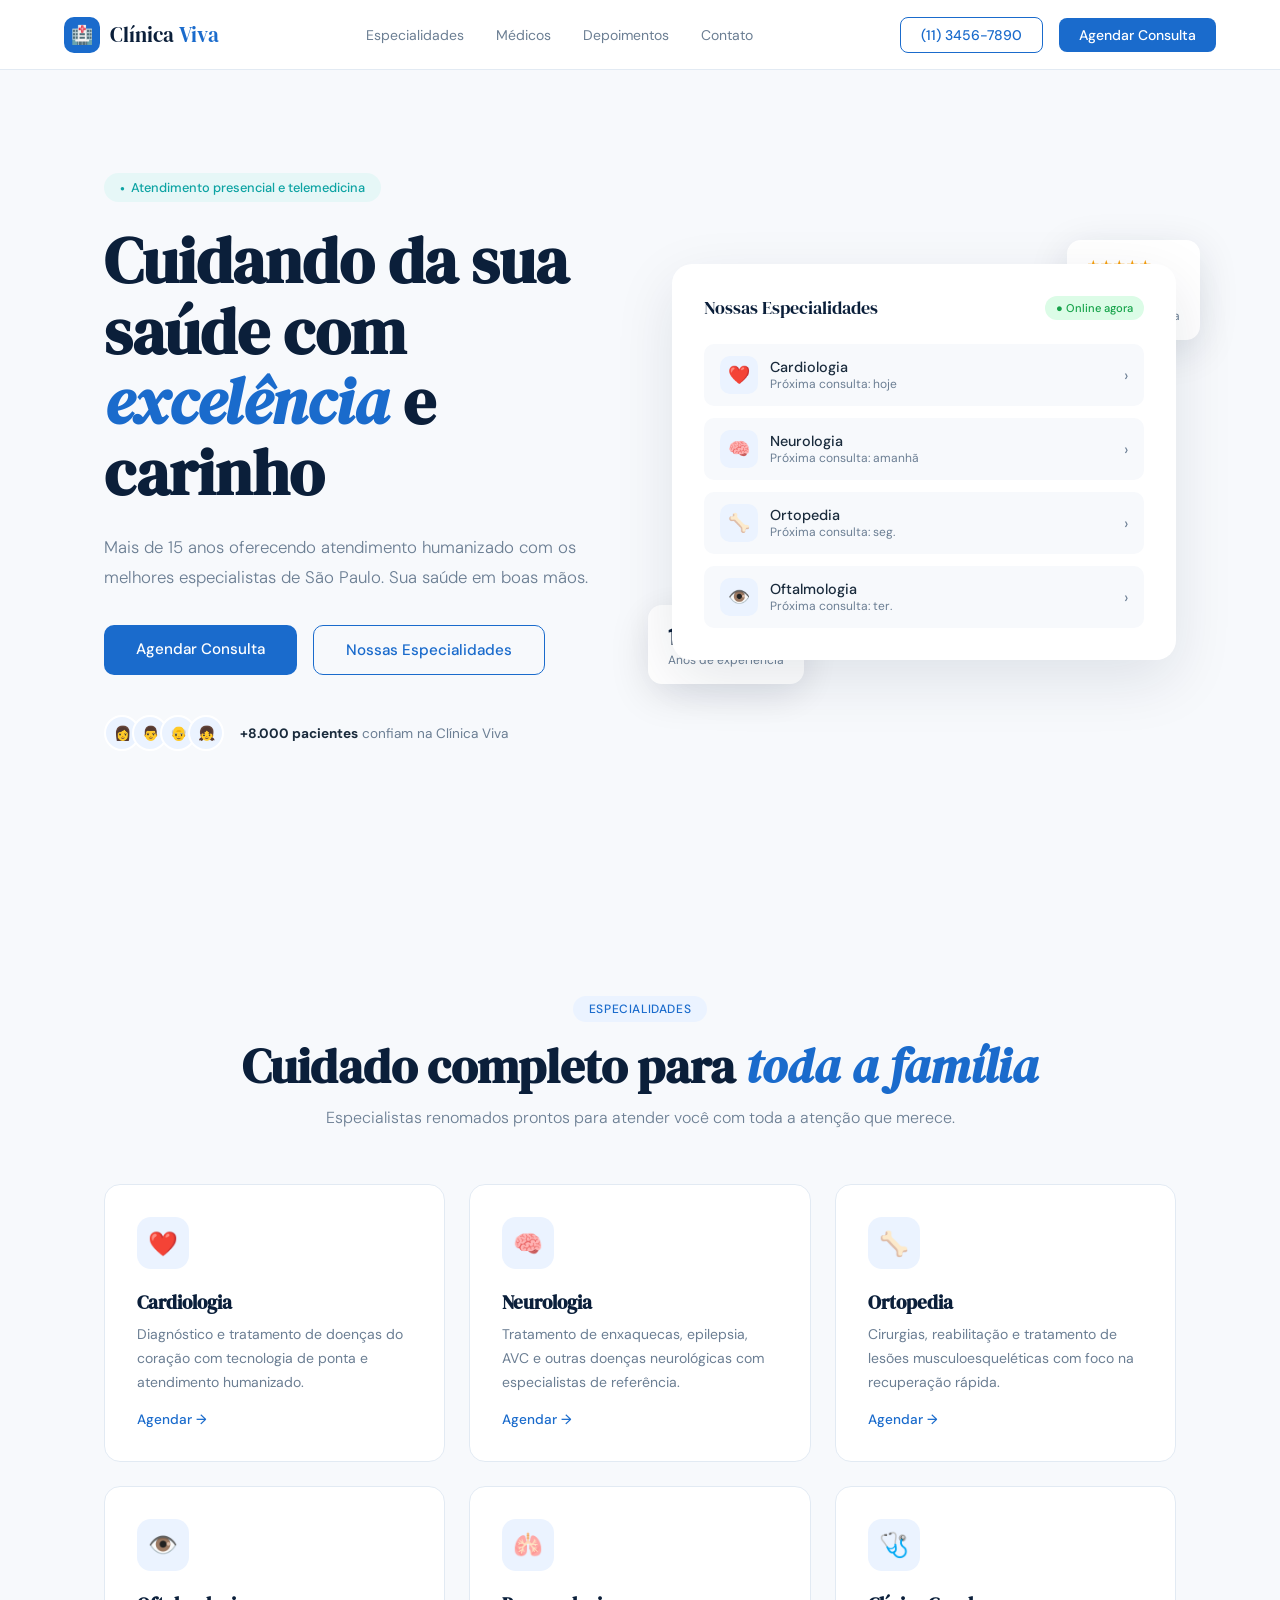
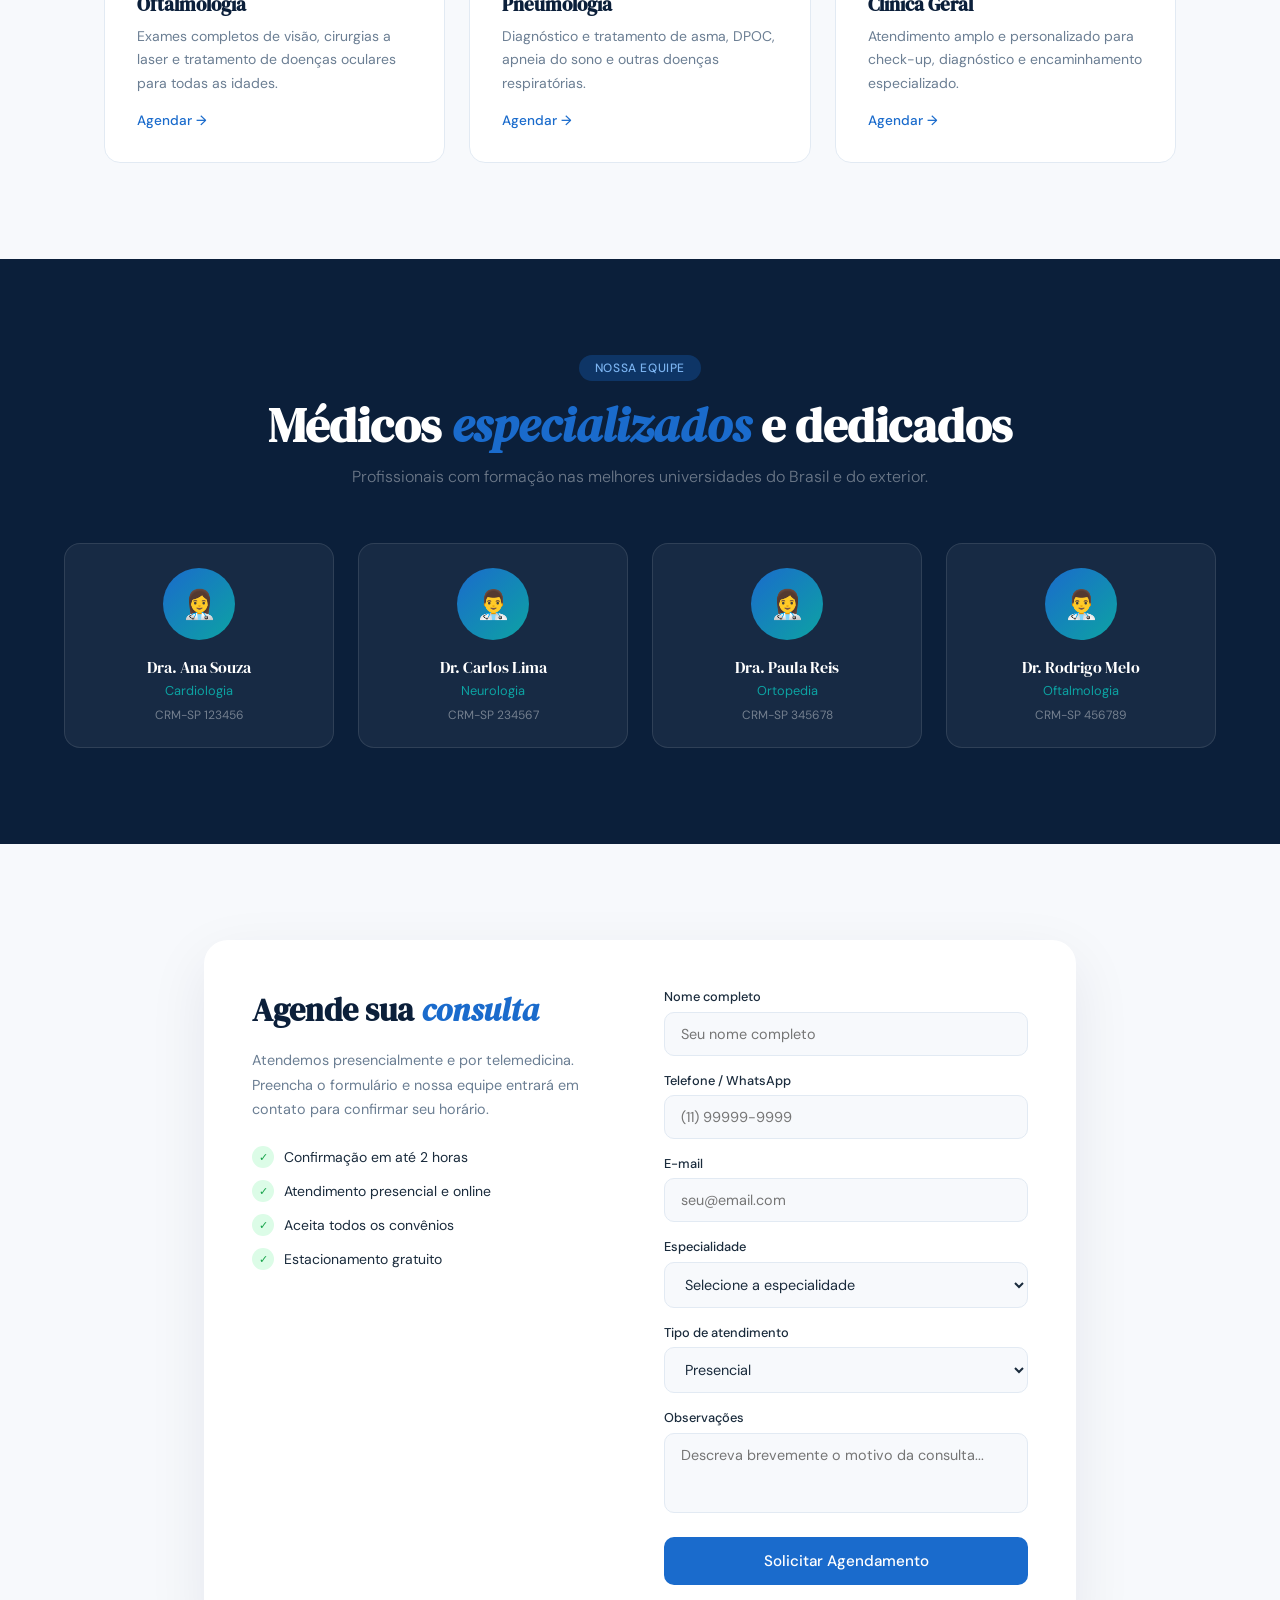
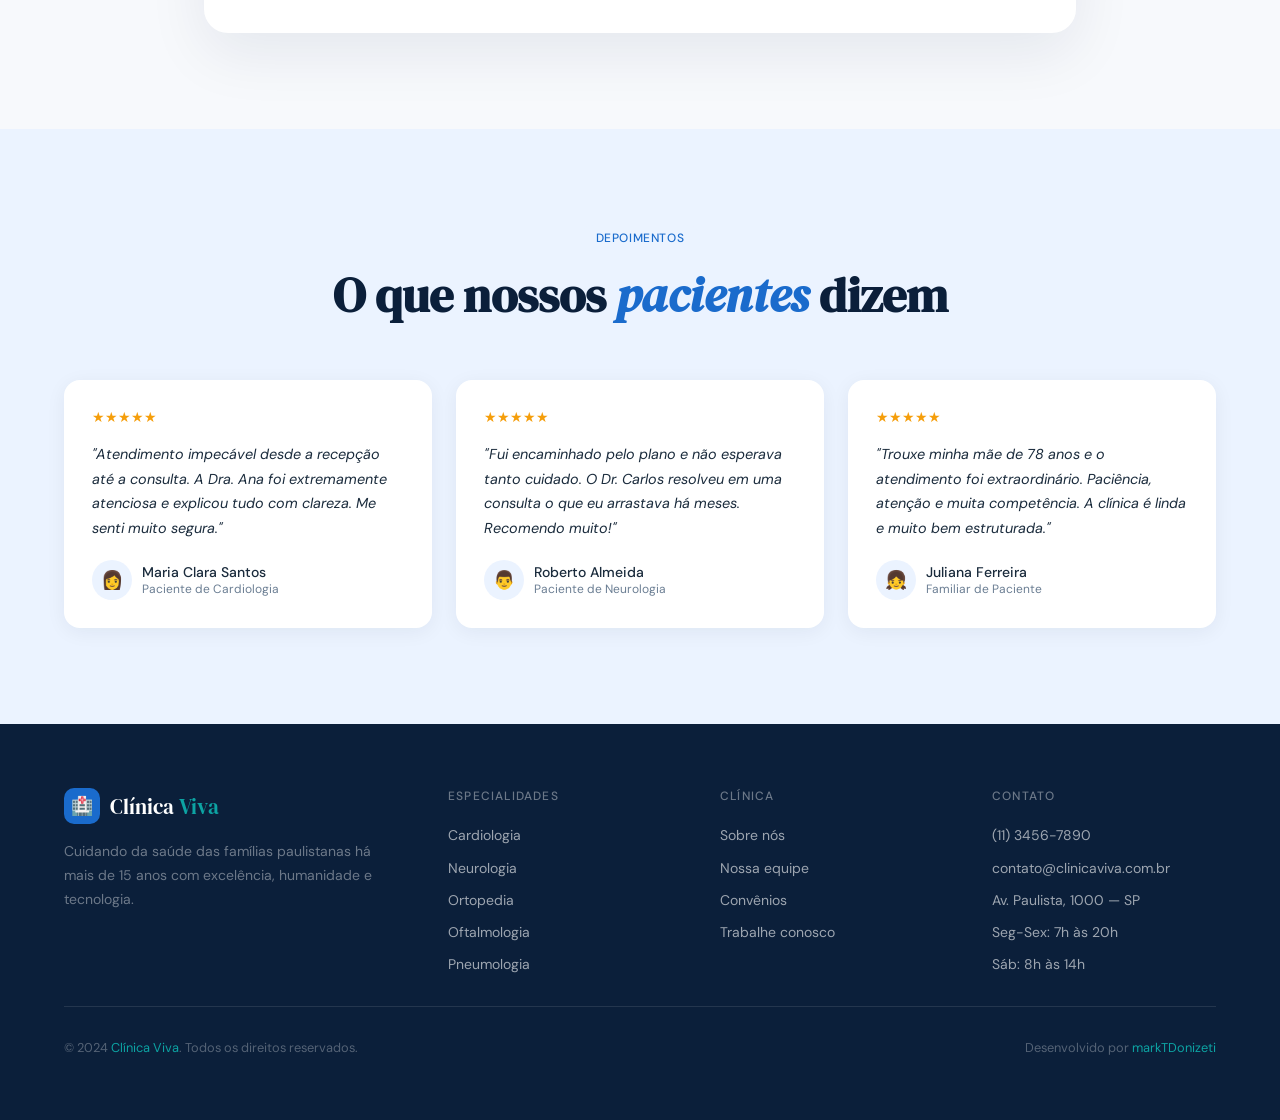
<file: clinica-viva/index.html>
<!DOCTYPE html>
<html lang="pt-BR">
<head>
<meta charset="UTF-8">
<meta name="viewport" content="width=device-width, initial-scale=1.0">
<title>Clínica Viva — Saúde & Bem-estar</title>
<link href="https://fonts.googleapis.com/css2?family=DM+Serif+Display:ital@0;1&family=DM+Sans:wght@300;400;500&display=swap" rel="stylesheet">
<style>
  :root {
    --bg: #F7F9FC;
    --white: #FFFFFF;
    --navy: #0B1F3A;
    --blue: #1A6BCC;
    --blue-light: #EBF3FF;
    --teal: #0DA3A3;
    --teal-light: #E6F7F7;
    --text: #1A2B3C;
    --muted: #6B7E93;
    --border: #E2EAF3;
    --green: #16A34A;
  }

  * { margin: 0; padding: 0; box-sizing: border-box; }
  html { scroll-behavior: smooth; }

  body {
    font-family: 'DM Sans', sans-serif;
    background: var(--bg);
    color: var(--text);
    overflow-x: hidden;
  }

  /* NAV */
  nav {
    position: fixed; top: 0; width: 100%; z-index: 100;
    background: rgba(255,255,255,0.95);
    backdrop-filter: blur(12px);
    border-bottom: 1px solid var(--border);
    padding: 0 4rem;
    display: flex; justify-content: space-between; align-items: center;
    height: 70px;
  }
  .nav-logo {
    display: flex; align-items: center; gap: 10px;
    text-decoration: none;
  }
  .nav-logo-icon {
    width: 36px; height: 36px;
    background: var(--blue);
    border-radius: 10px;
    display: flex; align-items: center; justify-content: center;
    font-size: 18px;
  }
  .nav-logo-text {
    font-family: 'DM Serif Display', serif;
    font-size: 1.3rem; color: var(--navy);
  }
  .nav-logo-text span { color: var(--blue); }
  .nav-links { display: flex; gap: 2rem; list-style: none; }
  .nav-links a {
    color: var(--muted); text-decoration: none;
    font-size: 0.875rem; font-weight: 400;
    transition: color 0.2s;
  }
  .nav-links a:hover { color: var(--blue); }
  .nav-actions { display: flex; gap: 1rem; align-items: center; }
  .btn-outline {
    padding: 0.5rem 1.25rem;
    border: 1px solid var(--blue); color: var(--blue);
    background: none; border-radius: 8px;
    font-family: 'DM Sans', sans-serif;
    font-size: 0.875rem; font-weight: 500;
    cursor: pointer; text-decoration: none;
    transition: all 0.2s;
  }
  .btn-outline:hover { background: var(--blue-light); }
  .btn-solid {
    padding: 0.5rem 1.25rem;
    background: var(--blue); color: white;
    border: none; border-radius: 8px;
    font-family: 'DM Sans', sans-serif;
    font-size: 0.875rem; font-weight: 500;
    cursor: pointer; text-decoration: none;
    transition: all 0.2s; display: inline-block;
  }
  .btn-solid:hover { background: #1558B0; transform: translateY(-1px); }

  /* HERO */
  .hero {
    min-height: 100vh;
    padding: 120px 4rem 6rem;
    display: grid; grid-template-columns: 1fr 1fr;
    gap: 4rem; align-items: center;
    max-width: 1200px; margin: 0 auto;
  }
  .hero-badge {
    display: inline-flex; align-items: center; gap: 6px;
    background: var(--teal-light); color: var(--teal);
    padding: 0.4rem 1rem; border-radius: 100px;
    font-size: 0.8rem; font-weight: 500;
    margin-bottom: 1.5rem;
    animation: fadeUp 0.8s ease both;
  }
  .hero-badge::before { content: '●'; font-size: 0.5rem; animation: pulse 2s infinite; }
  .hero-title {
    font-family: 'DM Serif Display', serif;
    font-size: clamp(2.8rem, 5vw, 4.2rem);
    line-height: 1.1; color: var(--navy);
    margin-bottom: 1.5rem;
    animation: fadeUp 0.8s ease 0.1s both;
  }
  .hero-title em { font-style: italic; color: var(--blue); }
  .hero-desc {
    color: var(--muted); font-size: 1.05rem;
    line-height: 1.8; font-weight: 300;
    margin-bottom: 2rem;
    animation: fadeUp 0.8s ease 0.2s both;
  }
  .hero-actions {
    display: flex; gap: 1rem; flex-wrap: wrap;
    animation: fadeUp 0.8s ease 0.3s both;
  }
  .btn-lg {
    padding: 0.9rem 2rem; font-size: 0.95rem;
    border-radius: 10px;
  }
  .hero-trust {
    margin-top: 2.5rem;
    display: flex; align-items: center; gap: 1rem;
    animation: fadeUp 0.8s ease 0.4s both;
  }
  .trust-avatars { display: flex; }
  .trust-avatar {
    width: 36px; height: 36px; border-radius: 50%;
    border: 2px solid white;
    background: var(--blue-light);
    display: flex; align-items: center; justify-content: center;
    font-size: 14px; margin-left: -8px;
  }
  .trust-avatar:first-child { margin-left: 0; }
  .trust-text { font-size: 0.85rem; color: var(--muted); }
  .trust-text strong { color: var(--text); }

  .hero-visual {
    position: relative;
    animation: fadeUp 0.8s ease 0.2s both;
  }
  .hero-card-main {
    background: var(--white);
    border-radius: 20px;
    padding: 2rem;
    box-shadow: 0 20px 60px rgba(11,31,58,0.1);
    position: relative; z-index: 1;
  }
  .hero-card-header {
    display: flex; justify-content: space-between;
    align-items: center; margin-bottom: 1.5rem;
  }
  .hero-card-title {
    font-family: 'DM Serif Display', serif;
    font-size: 1.1rem; color: var(--navy);
  }
  .badge-online {
    background: #DCFCE7; color: var(--green);
    font-size: 0.7rem; font-weight: 500;
    padding: 0.3rem 0.7rem; border-radius: 100px;
  }
  .specialty-list { display: flex; flex-direction: column; gap: 0.75rem; }
  .specialty-item {
    display: flex; align-items: center; gap: 12px;
    padding: 0.75rem 1rem;
    background: var(--bg); border-radius: 10px;
    transition: background 0.2s;
  }
  .specialty-item:hover { background: var(--blue-light); }
  .spec-icon {
    width: 38px; height: 38px; border-radius: 10px;
    background: var(--blue-light);
    display: flex; align-items: center; justify-content: center;
    font-size: 18px; flex-shrink: 0;
  }
  .spec-name { font-size: 0.9rem; font-weight: 500; }
  .spec-sub { font-size: 0.75rem; color: var(--muted); }
  .spec-arrow { margin-left: auto; color: var(--muted); font-size: 1rem; }

  .hero-card-float {
    position: absolute;
    background: var(--white);
    border-radius: 14px;
    padding: 1rem 1.25rem;
    box-shadow: 0 10px 40px rgba(11,31,58,0.12);
  }
  .float-1 { top: -1.5rem; right: -1.5rem; }
  .float-2 { bottom: -1.5rem; left: -1.5rem; }
  .float-stat { font-size: 1.5rem; font-weight: 700; color: var(--navy); }
  .float-label { font-size: 0.75rem; color: var(--muted); }
  .float-rating { display: flex; gap: 2px; color: #F59E0B; font-size: 0.9rem; margin-bottom: 0.2rem; }

  /* ESPECIALIDADES */
  .especialidades {
    padding: 6rem 4rem;
    max-width: 1200px; margin: 0 auto;
  }
  .section-header { text-align: center; margin-bottom: 3.5rem; }
  .section-tag {
    display: inline-block;
    background: var(--blue-light); color: var(--blue);
    font-size: 0.75rem; font-weight: 500;
    padding: 0.3rem 1rem; border-radius: 100px;
    letter-spacing: 0.05em; text-transform: uppercase;
    margin-bottom: 1rem;
  }
  .section-title {
    font-family: 'DM Serif Display', serif;
    font-size: clamp(2rem, 4vw, 3rem);
    color: var(--navy); line-height: 1.2;
  }
  .section-title em { font-style: italic; color: var(--blue); }
  .section-sub {
    color: var(--muted); font-size: 1rem;
    margin-top: 0.75rem; font-weight: 300;
  }

  .esp-grid {
    display: grid;
    grid-template-columns: repeat(3, 1fr);
    gap: 1.5rem;
  }
  .esp-card {
    background: var(--white);
    border-radius: 16px; padding: 2rem;
    border: 1px solid var(--border);
    transition: all 0.3s;
    cursor: pointer;
  }
  .esp-card:hover {
    transform: translateY(-4px);
    box-shadow: 0 16px 40px rgba(11,31,58,0.1);
    border-color: var(--blue);
  }
  .esp-icon {
    width: 52px; height: 52px;
    background: var(--blue-light);
    border-radius: 14px;
    display: flex; align-items: center; justify-content: center;
    font-size: 24px; margin-bottom: 1.25rem;
  }
  .esp-name {
    font-family: 'DM Serif Display', serif;
    font-size: 1.2rem; color: var(--navy);
    margin-bottom: 0.5rem;
  }
  .esp-desc { color: var(--muted); font-size: 0.875rem; line-height: 1.7; }
  .esp-link {
    display: inline-flex; align-items: center; gap: 4px;
    color: var(--blue); font-size: 0.85rem; font-weight: 500;
    margin-top: 1rem; text-decoration: none;
    transition: gap 0.2s;
  }
  .esp-link:hover { gap: 8px; }

  /* MÉDICOS */
  .medicos {
    padding: 6rem 4rem;
    background: var(--navy);
  }
  .medicos-inner { max-width: 1200px; margin: 0 auto; }
  .medicos .section-title { color: white; }
  .medicos .section-sub { color: rgba(255,255,255,0.5); }
  .medicos .section-tag { background: rgba(26,107,204,0.3); color: #7BB3F0; }

  .medicos-grid {
    display: grid; grid-template-columns: repeat(4, 1fr);
    gap: 1.5rem; margin-top: 3rem;
  }
  .medico-card {
    background: rgba(255,255,255,0.05);
    border: 1px solid rgba(255,255,255,0.1);
    border-radius: 16px; padding: 1.5rem;
    text-align: center;
    transition: all 0.3s;
  }
  .medico-card:hover {
    background: rgba(255,255,255,0.08);
    transform: translateY(-4px);
  }
  .medico-avatar {
    width: 72px; height: 72px; border-radius: 50%;
    background: linear-gradient(135deg, var(--blue), var(--teal));
    display: flex; align-items: center; justify-content: center;
    font-size: 28px; margin: 0 auto 1rem;
  }
  .medico-name {
    font-family: 'DM Serif Display', serif;
    font-size: 1rem; color: white; margin-bottom: 0.25rem;
  }
  .medico-esp { font-size: 0.8rem; color: var(--teal); margin-bottom: 0.5rem; }
  .medico-crm { font-size: 0.75rem; color: rgba(255,255,255,0.4); }

  /* AGENDAMENTO */
  .agendamento {
    padding: 6rem 4rem;
    max-width: 1000px; margin: 0 auto;
  }
  .agend-wrap {
    background: var(--white);
    border-radius: 24px; padding: 3rem;
    box-shadow: 0 20px 60px rgba(11,31,58,0.08);
    display: grid; grid-template-columns: 1fr 1fr;
    gap: 3rem; align-items: start;
  }
  .agend-info h2 {
    font-family: 'DM Serif Display', serif;
    font-size: 2rem; color: var(--navy);
    margin-bottom: 1rem;
  }
  .agend-info h2 em { font-style: italic; color: var(--blue); }
  .agend-info p { color: var(--muted); font-size: 0.9rem; line-height: 1.7; margin-bottom: 1.5rem; }
  .agend-features { display: flex; flex-direction: column; gap: 0.75rem; }
  .agend-feat {
    display: flex; align-items: center; gap: 10px;
    font-size: 0.875rem; color: var(--text);
  }
  .feat-check {
    width: 22px; height: 22px; border-radius: 50%;
    background: #DCFCE7; color: var(--green);
    display: flex; align-items: center; justify-content: center;
    font-size: 0.7rem; flex-shrink: 0;
  }

  .agend-form { display: flex; flex-direction: column; gap: 1rem; }
  .form-field { display: flex; flex-direction: column; gap: 0.4rem; }
  .form-field label {
    font-size: 0.8rem; font-weight: 500; color: var(--text);
  }
  .form-field input, .form-field select, .form-field textarea {
    padding: 0.75rem 1rem;
    border: 1px solid var(--border);
    border-radius: 10px;
    font-family: 'DM Sans', sans-serif;
    font-size: 0.9rem; color: var(--text);
    background: var(--bg);
    outline: none; transition: border-color 0.2s;
  }
  .form-field input:focus, .form-field select:focus, .form-field textarea:focus {
    border-color: var(--blue);
    background: white;
  }
  .form-field select option { background: white; }
  .form-field textarea { resize: none; }
  .form-submit { margin-top: 0.5rem; }
  .form-submit .btn-solid { width: 100%; padding: 0.9rem; font-size: 0.95rem; border-radius: 10px; }

  /* DEPOIMENTOS */
  .depoimentos {
    padding: 6rem 4rem;
    background: var(--blue-light);
  }
  .dep-inner { max-width: 1200px; margin: 0 auto; }
  .dep-grid {
    display: grid; grid-template-columns: repeat(3, 1fr);
    gap: 1.5rem; margin-top: 3rem;
  }
  .dep-card {
    background: white; border-radius: 16px; padding: 1.75rem;
    box-shadow: 0 4px 20px rgba(11,31,58,0.06);
  }
  .dep-stars { color: #F59E0B; font-size: 0.9rem; margin-bottom: 1rem; }
  .dep-text { color: var(--text); font-size: 0.9rem; line-height: 1.7; margin-bottom: 1.25rem; font-style: italic; }
  .dep-author { display: flex; align-items: center; gap: 10px; }
  .dep-avatar {
    width: 40px; height: 40px; border-radius: 50%;
    background: var(--blue-light);
    display: flex; align-items: center; justify-content: center; font-size: 18px;
  }
  .dep-name { font-size: 0.875rem; font-weight: 500; }
  .dep-info { font-size: 0.75rem; color: var(--muted); }

  /* FOOTER */
  footer {
    background: var(--navy); color: white;
    padding: 4rem;
  }
  .footer-inner {
    max-width: 1200px; margin: 0 auto;
    display: grid; grid-template-columns: 1.5fr 1fr 1fr 1fr;
    gap: 3rem;
  }
  .footer-logo {
    display: flex; align-items: center; gap: 10px;
    text-decoration: none; margin-bottom: 1rem;
  }
  .footer-logo-text {
    font-family: 'DM Serif Display', serif;
    font-size: 1.3rem; color: white;
  }
  .footer-logo-text span { color: var(--teal); }
  .footer-desc { color: rgba(255,255,255,0.4); font-size: 0.875rem; line-height: 1.7; }
  .footer-col-title {
    font-size: 0.75rem; font-weight: 500;
    letter-spacing: 0.1em; text-transform: uppercase;
    color: rgba(255,255,255,0.4); margin-bottom: 1.25rem;
  }
  .footer-col-links { list-style: none; display: flex; flex-direction: column; gap: 0.7rem; }
  .footer-col-links a {
    color: rgba(255,255,255,0.6); text-decoration: none;
    font-size: 0.875rem; transition: color 0.2s;
  }
  .footer-col-links a:hover { color: white; }
  .footer-bottom {
    max-width: 1200px; margin: 2rem auto 0;
    padding-top: 2rem;
    border-top: 1px solid rgba(255,255,255,0.1);
    display: flex; justify-content: space-between; align-items: center;
  }
  .footer-bottom p { color: rgba(255,255,255,0.3); font-size: 0.8rem; }
  .footer-teal { color: var(--teal); }

  /* ANIMATIONS */
  @keyframes fadeUp {
    from { opacity: 0; transform: translateY(24px); }
    to { opacity: 1; transform: translateY(0); }
  }
  @keyframes pulse {
    0%, 100% { opacity: 1; }
    50% { opacity: 0.3; }
  }
  .reveal { opacity: 0; transform: translateY(30px); transition: all 0.7s ease; }
  .reveal.visible { opacity: 1; transform: translateY(0); }

  /* MOBILE */
  @media (max-width: 768px) {
    nav { padding: 0 1.5rem; }
    .nav-links { display: none; }
    .hero { grid-template-columns: 1fr; padding: 100px 1.5rem 4rem; }
    .hero-visual { display: none; }
    .especialidades, .agendamento, .medicos, .depoimentos { padding: 4rem 1.5rem; }
    .esp-grid { grid-template-columns: 1fr; }
    .medicos-grid { grid-template-columns: 1fr 1fr; }
    .agend-wrap { grid-template-columns: 1fr; padding: 2rem; }
    .dep-grid { grid-template-columns: 1fr; }
    footer { padding: 3rem 1.5rem; }
    .footer-inner { grid-template-columns: 1fr 1fr; }
    .footer-bottom { flex-direction: column; gap: 0.5rem; text-align: center; }
  }
</style>
</head>
<body>

<nav>
  <a href="#" class="nav-logo">
    <div class="nav-logo-icon">🏥</div>
    <span class="nav-logo-text">Clínica <span>Viva</span></span>
  </a>
  <ul class="nav-links">
    <li><a href="#especialidades">Especialidades</a></li>
    <li><a href="#medicos">Médicos</a></li>
    <li><a href="#depoimentos">Depoimentos</a></li>
    <li><a href="#agendamento">Contato</a></li>
  </ul>
  <div class="nav-actions">
    <a href="tel:1134567890" class="btn-outline">(11) 3456-7890</a>
    <a href="#agendamento" class="btn-solid">Agendar Consulta</a>
  </div>
</nav>

<section class="hero">
  <div class="hero-left">
    <div class="hero-badge">Atendimento presencial e telemedicina</div>
    <h1 class="hero-title">Cuidando da sua saúde com <em>excelência</em> e carinho</h1>
    <p class="hero-desc">Mais de 15 anos oferecendo atendimento humanizado com os melhores especialistas de São Paulo. Sua saúde em boas mãos.</p>
    <div class="hero-actions">
      <a href="#agendamento" class="btn-solid btn-lg">Agendar Consulta</a>
      <a href="#especialidades" class="btn-outline btn-lg">Nossas Especialidades</a>
    </div>
    <div class="hero-trust">
      <div class="trust-avatars">
        <div class="trust-avatar">👩</div>
        <div class="trust-avatar">👨</div>
        <div class="trust-avatar">👴</div>
        <div class="trust-avatar">👧</div>
      </div>
      <p class="trust-text"><strong>+8.000 pacientes</strong> confiam na Clínica Viva</p>
    </div>
  </div>

  <div class="hero-visual">
    <div class="hero-card-main">
      <div class="hero-card-header">
        <span class="hero-card-title">Nossas Especialidades</span>
        <span class="badge-online">● Online agora</span>
      </div>
      <div class="specialty-list">
        <div class="specialty-item">
          <div class="spec-icon">❤️</div>
          <div>
            <div class="spec-name">Cardiologia</div>
            <div class="spec-sub">Próxima consulta: hoje</div>
          </div>
          <span class="spec-arrow">›</span>
        </div>
        <div class="specialty-item">
          <div class="spec-icon">🧠</div>
          <div>
            <div class="spec-name">Neurologia</div>
            <div class="spec-sub">Próxima consulta: amanhã</div>
          </div>
          <span class="spec-arrow">›</span>
        </div>
        <div class="specialty-item">
          <div class="spec-icon">🦴</div>
          <div>
            <div class="spec-name">Ortopedia</div>
            <div class="spec-sub">Próxima consulta: seg.</div>
          </div>
          <span class="spec-arrow">›</span>
        </div>
        <div class="specialty-item">
          <div class="spec-icon">👁️</div>
          <div>
            <div class="spec-name">Oftalmologia</div>
            <div class="spec-sub">Próxima consulta: ter.</div>
          </div>
          <span class="spec-arrow">›</span>
        </div>
      </div>
    </div>
    <div class="hero-card-float float-1">
      <div class="float-rating">★★★★★</div>
      <div class="float-stat">4.9</div>
      <div class="float-label">Avaliação média</div>
    </div>
    <div class="hero-card-float float-2">
      <div class="float-stat">15+</div>
      <div class="float-label">Anos de experiência</div>
    </div>
  </div>
</section>

<section class="especialidades" id="especialidades">
  <div class="section-header reveal">
    <span class="section-tag">Especialidades</span>
    <h2 class="section-title">Cuidado completo para <em>toda a família</em></h2>
    <p class="section-sub">Especialistas renomados prontos para atender você com toda a atenção que merece.</p>
  </div>
  <div class="esp-grid reveal">
    <div class="esp-card">
      <div class="esp-icon">❤️</div>
      <h3 class="esp-name">Cardiologia</h3>
      <p class="esp-desc">Diagnóstico e tratamento de doenças do coração com tecnologia de ponta e atendimento humanizado.</p>
      <a href="#agendamento" class="esp-link">Agendar →</a>
    </div>
    <div class="esp-card">
      <div class="esp-icon">🧠</div>
      <h3 class="esp-name">Neurologia</h3>
      <p class="esp-desc">Tratamento de enxaquecas, epilepsia, AVC e outras doenças neurológicas com especialistas de referência.</p>
      <a href="#agendamento" class="esp-link">Agendar →</a>
    </div>
    <div class="esp-card">
      <div class="esp-icon">🦴</div>
      <h3 class="esp-name">Ortopedia</h3>
      <p class="esp-desc">Cirurgias, reabilitação e tratamento de lesões musculoesqueléticas com foco na recuperação rápida.</p>
      <a href="#agendamento" class="esp-link">Agendar →</a>
    </div>
    <div class="esp-card">
      <div class="esp-icon">👁️</div>
      <h3 class="esp-name">Oftalmologia</h3>
      <p class="esp-desc">Exames completos de visão, cirurgias a laser e tratamento de doenças oculares para todas as idades.</p>
      <a href="#agendamento" class="esp-link">Agendar →</a>
    </div>
    <div class="esp-card">
      <div class="esp-icon">🫁</div>
      <h3 class="esp-name">Pneumologia</h3>
      <p class="esp-desc">Diagnóstico e tratamento de asma, DPOC, apneia do sono e outras doenças respiratórias.</p>
      <a href="#agendamento" class="esp-link">Agendar →</a>
    </div>
    <div class="esp-card">
      <div class="esp-icon">🩺</div>
      <h3 class="esp-name">Clínica Geral</h3>
      <p class="esp-desc">Atendimento amplo e personalizado para check-up, diagnóstico e encaminhamento especializado.</p>
      <a href="#agendamento" class="esp-link">Agendar →</a>
    </div>
  </div>
</section>

<section class="medicos" id="medicos">
  <div class="medicos-inner">
    <div class="section-header reveal">
      <span class="section-tag">Nossa Equipe</span>
      <h2 class="section-title">Médicos <em>especializados</em> e dedicados</h2>
      <p class="section-sub" style="color:rgba(255,255,255,0.4)">Profissionais com formação nas melhores universidades do Brasil e do exterior.</p>
    </div>
    <div class="medicos-grid reveal">
      <div class="medico-card">
        <div class="medico-avatar">👩‍⚕️</div>
        <div class="medico-name">Dra. Ana Souza</div>
        <div class="medico-esp">Cardiologia</div>
        <div class="medico-crm">CRM-SP 123456</div>
      </div>
      <div class="medico-card">
        <div class="medico-avatar">👨‍⚕️</div>
        <div class="medico-name">Dr. Carlos Lima</div>
        <div class="medico-esp">Neurologia</div>
        <div class="medico-crm">CRM-SP 234567</div>
      </div>
      <div class="medico-card">
        <div class="medico-avatar">👩‍⚕️</div>
        <div class="medico-name">Dra. Paula Reis</div>
        <div class="medico-esp">Ortopedia</div>
        <div class="medico-crm">CRM-SP 345678</div>
      </div>
      <div class="medico-card">
        <div class="medico-avatar">👨‍⚕️</div>
        <div class="medico-name">Dr. Rodrigo Melo</div>
        <div class="medico-esp">Oftalmologia</div>
        <div class="medico-crm">CRM-SP 456789</div>
      </div>
    </div>
  </div>
</section>

<section class="agendamento" id="agendamento">
  <div class="agend-wrap reveal">
    <div class="agend-info">
      <h2>Agende sua <em>consulta</em></h2>
      <p>Atendemos presencialmente e por telemedicina. Preencha o formulário e nossa equipe entrará em contato para confirmar seu horário.</p>
      <div class="agend-features">
        <div class="agend-feat">
          <div class="feat-check">✓</div>
          Confirmação em até 2 horas
        </div>
        <div class="agend-feat">
          <div class="feat-check">✓</div>
          Atendimento presencial e online
        </div>
        <div class="agend-feat">
          <div class="feat-check">✓</div>
          Aceita todos os convênios
        </div>
        <div class="agend-feat">
          <div class="feat-check">✓</div>
          Estacionamento gratuito
        </div>
      </div>
    </div>
    <form class="agend-form" onsubmit="handleAgend(event)">
      <div class="form-field">
        <label>Nome completo</label>
        <input type="text" placeholder="Seu nome completo">
      </div>
      <div class="form-field">
        <label>Telefone / WhatsApp</label>
        <input type="tel" placeholder="(11) 99999-9999">
      </div>
      <div class="form-field">
        <label>E-mail</label>
        <input type="email" placeholder="seu@email.com">
      </div>
      <div class="form-field">
        <label>Especialidade</label>
        <select>
          <option value="">Selecione a especialidade</option>
          <option>Cardiologia</option>
          <option>Neurologia</option>
          <option>Ortopedia</option>
          <option>Oftalmologia</option>
          <option>Pneumologia</option>
          <option>Clínica Geral</option>
        </select>
      </div>
      <div class="form-field">
        <label>Tipo de atendimento</label>
        <select>
          <option>Presencial</option>
          <option>Telemedicina</option>
        </select>
      </div>
      <div class="form-field">
        <label>Observações</label>
        <textarea rows="3" placeholder="Descreva brevemente o motivo da consulta..."></textarea>
      </div>
      <div class="form-submit">
        <button type="submit" class="btn-solid">Solicitar Agendamento</button>
      </div>
    </form>
  </div>
</section>

<section class="depoimentos" id="depoimentos">
  <div class="dep-inner">
    <div class="section-header reveal">
      <span class="section-tag">Depoimentos</span>
      <h2 class="section-title">O que nossos <em>pacientes</em> dizem</h2>
    </div>
    <div class="dep-grid reveal">
      <div class="dep-card">
        <div class="dep-stars">★★★★★</div>
        <p class="dep-text">"Atendimento impecável desde a recepção até a consulta. A Dra. Ana foi extremamente atenciosa e explicou tudo com clareza. Me senti muito segura."</p>
        <div class="dep-author">
          <div class="dep-avatar">👩</div>
          <div>
            <div class="dep-name">Maria Clara Santos</div>
            <div class="dep-info">Paciente de Cardiologia</div>
          </div>
        </div>
      </div>
      <div class="dep-card">
        <div class="dep-stars">★★★★★</div>
        <p class="dep-text">"Fui encaminhado pelo plano e não esperava tanto cuidado. O Dr. Carlos resolveu em uma consulta o que eu arrastava há meses. Recomendo muito!"</p>
        <div class="dep-author">
          <div class="dep-avatar">👨</div>
          <div>
            <div class="dep-name">Roberto Almeida</div>
            <div class="dep-info">Paciente de Neurologia</div>
          </div>
        </div>
      </div>
      <div class="dep-card">
        <div class="dep-stars">★★★★★</div>
        <p class="dep-text">"Trouxe minha mãe de 78 anos e o atendimento foi extraordinário. Paciência, atenção e muita competência. A clínica é linda e muito bem estruturada."</p>
        <div class="dep-author">
          <div class="dep-avatar">👧</div>
          <div>
            <div class="dep-name">Juliana Ferreira</div>
            <div class="dep-info">Familiar de Paciente</div>
          </div>
        </div>
      </div>
    </div>
  </div>
</section>

<footer>
  <div class="footer-inner">
    <div>
      <a href="#" class="footer-logo">
        <div class="nav-logo-icon">🏥</div>
        <span class="footer-logo-text">Clínica <span>Viva</span></span>
      </a>
      <p class="footer-desc">Cuidando da saúde das famílias paulistanas há mais de 15 anos com excelência, humanidade e tecnologia.</p>
    </div>
    <div>
      <p class="footer-col-title">Especialidades</p>
      <ul class="footer-col-links">
        <li><a href="#">Cardiologia</a></li>
        <li><a href="#">Neurologia</a></li>
        <li><a href="#">Ortopedia</a></li>
        <li><a href="#">Oftalmologia</a></li>
        <li><a href="#">Pneumologia</a></li>
      </ul>
    </div>
    <div>
      <p class="footer-col-title">Clínica</p>
      <ul class="footer-col-links">
        <li><a href="#">Sobre nós</a></li>
        <li><a href="#">Nossa equipe</a></li>
        <li><a href="#">Convênios</a></li>
        <li><a href="#">Trabalhe conosco</a></li>
      </ul>
    </div>
    <div>
      <p class="footer-col-title">Contato</p>
      <ul class="footer-col-links">
        <li><a href="#">(11) 3456-7890</a></li>
        <li><a href="#">contato@clinicaviva.com.br</a></li>
        <li><a href="#">Av. Paulista, 1000 — SP</a></li>
        <li><a href="#">Seg-Sex: 7h às 20h</a></li>
        <li><a href="#">Sáb: 8h às 14h</a></li>
      </ul>
    </div>
  </div>
  <div class="footer-bottom">
    <p>© 2024 <span class="footer-teal">Clínica Viva</span>. Todos os direitos reservados.</p>
    <p>Desenvolvido por <span class="footer-teal">markTDonizeti</span></p>
  </div>
</footer>

<div id="toast" style="display:none; position:fixed; bottom:2rem; right:2rem; background:#16A34A; color:white; padding:1rem 2rem; border-radius:12px; font-size:0.875rem; z-index:999; box-shadow:0 8px 24px rgba(0,0,0,0.15); animation:fadeUp 0.3s ease;">
  ✓ Agendamento solicitado! Entraremos em contato em breve.
</div>

<script>
  const reveals = document.querySelectorAll('.reveal');
  const obs = new IntersectionObserver(entries => {
    entries.forEach((e, i) => {
      if (e.isIntersecting) setTimeout(() => e.target.classList.add('visible'), i * 80);
    });
  }, { threshold: 0.1 });
  reveals.forEach(r => obs.observe(r));

  function handleAgend(e) {
    e.preventDefault();
    const toast = document.getElementById('toast');
    toast.style.display = 'block';
    setTimeout(() => toast.style.display = 'none', 4000);
  }
</script>
</body>
</html>
</file>
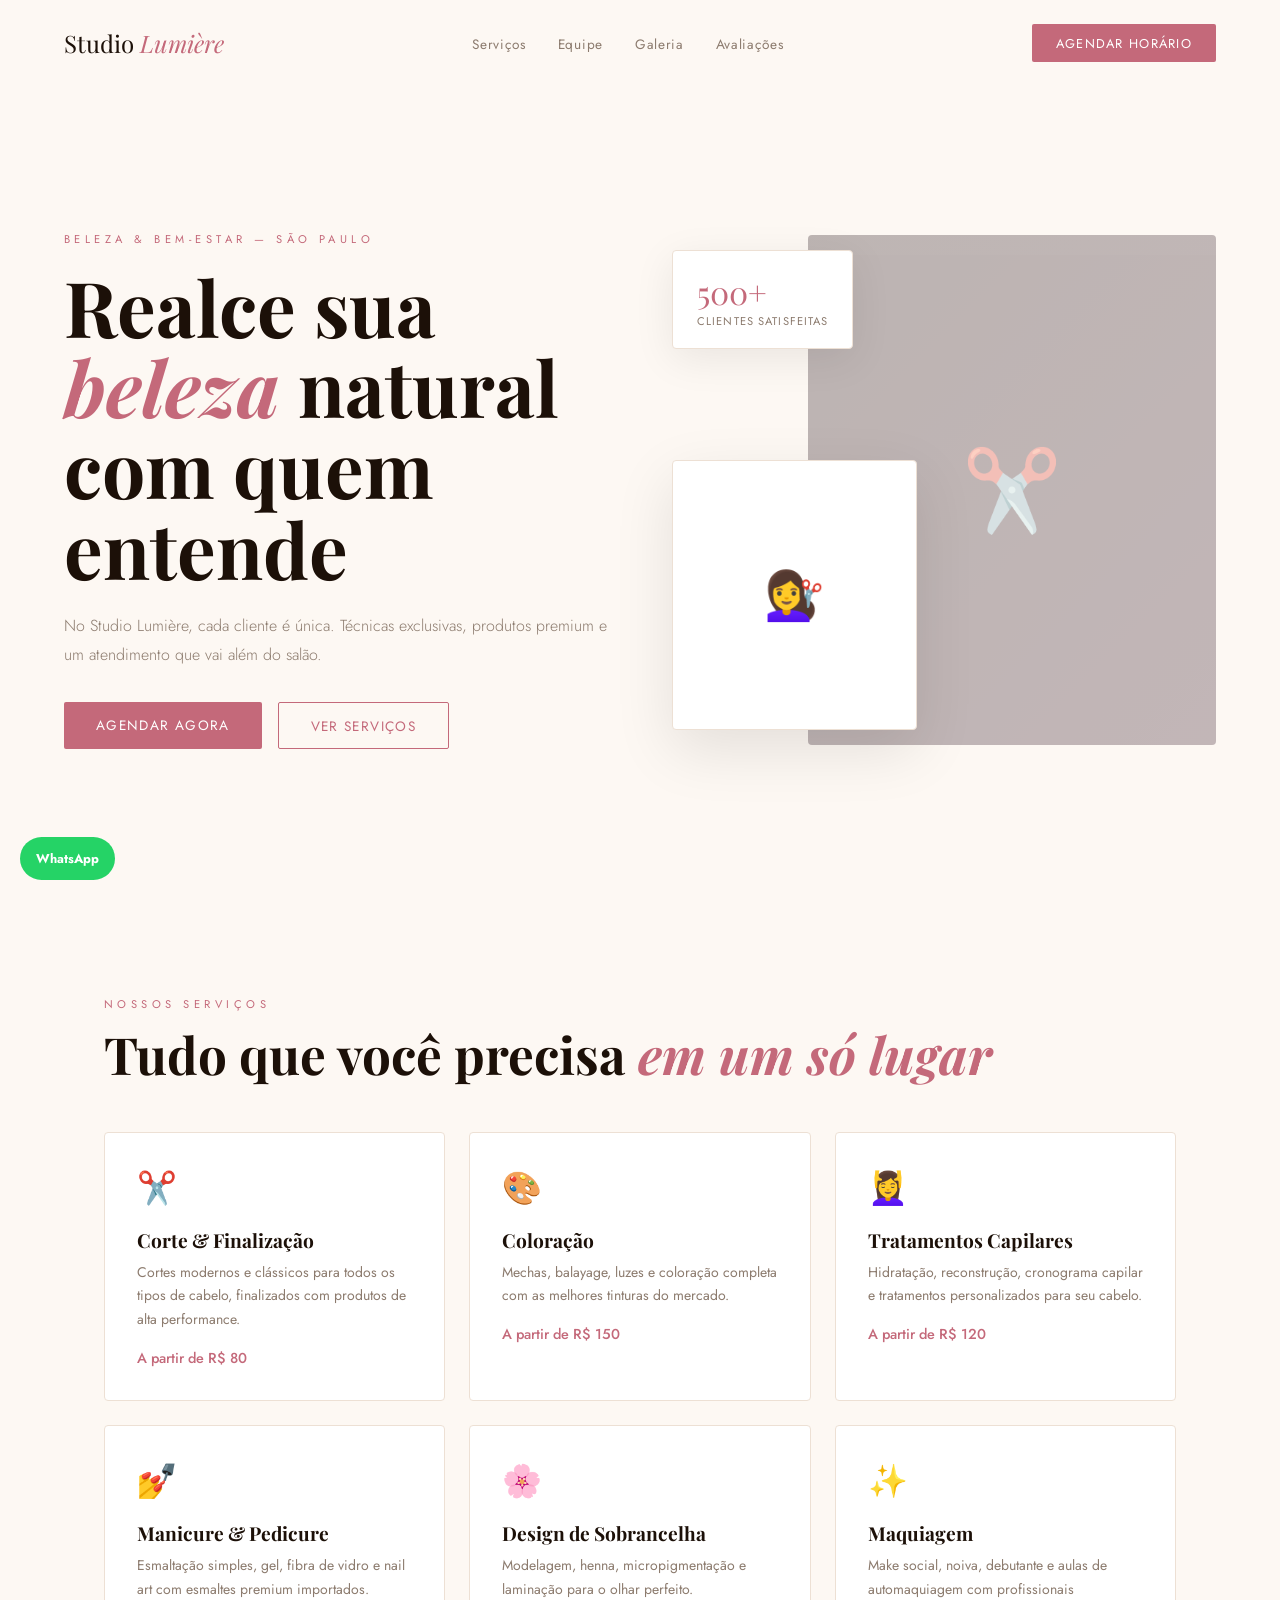
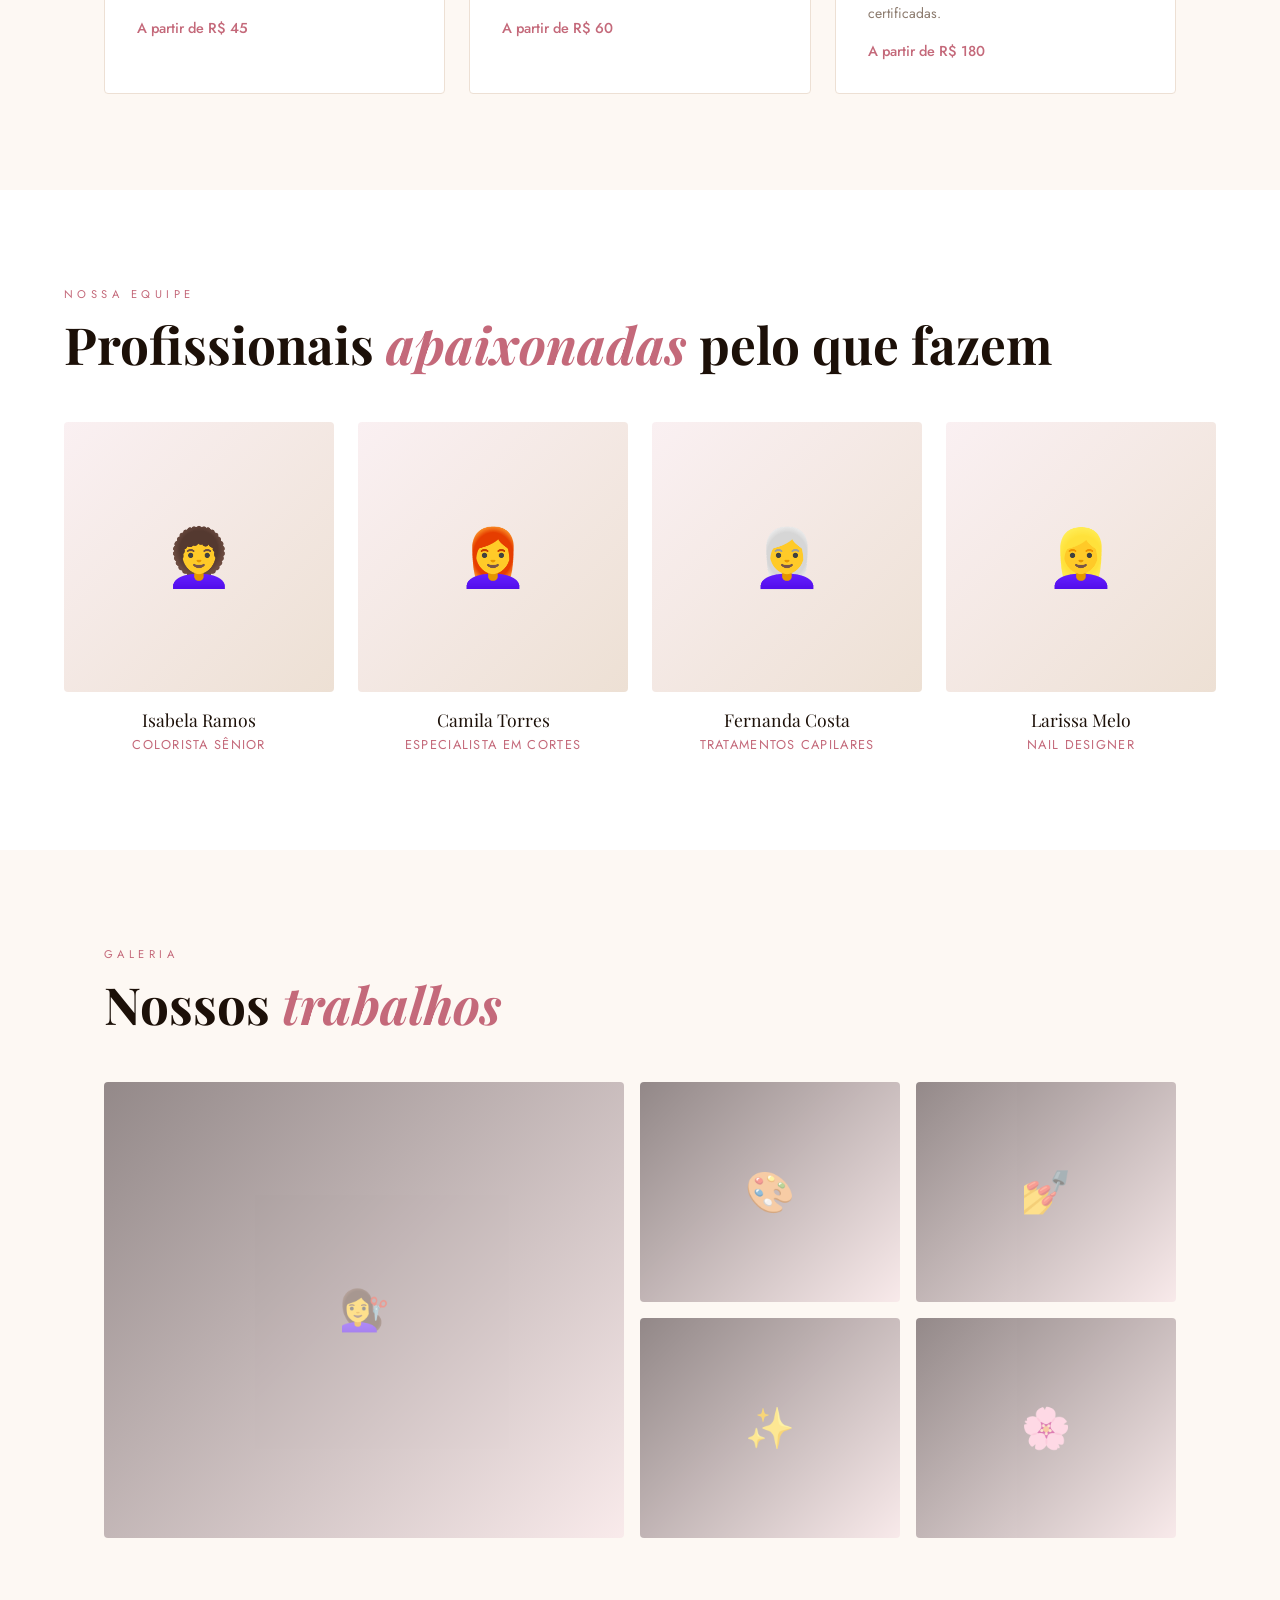
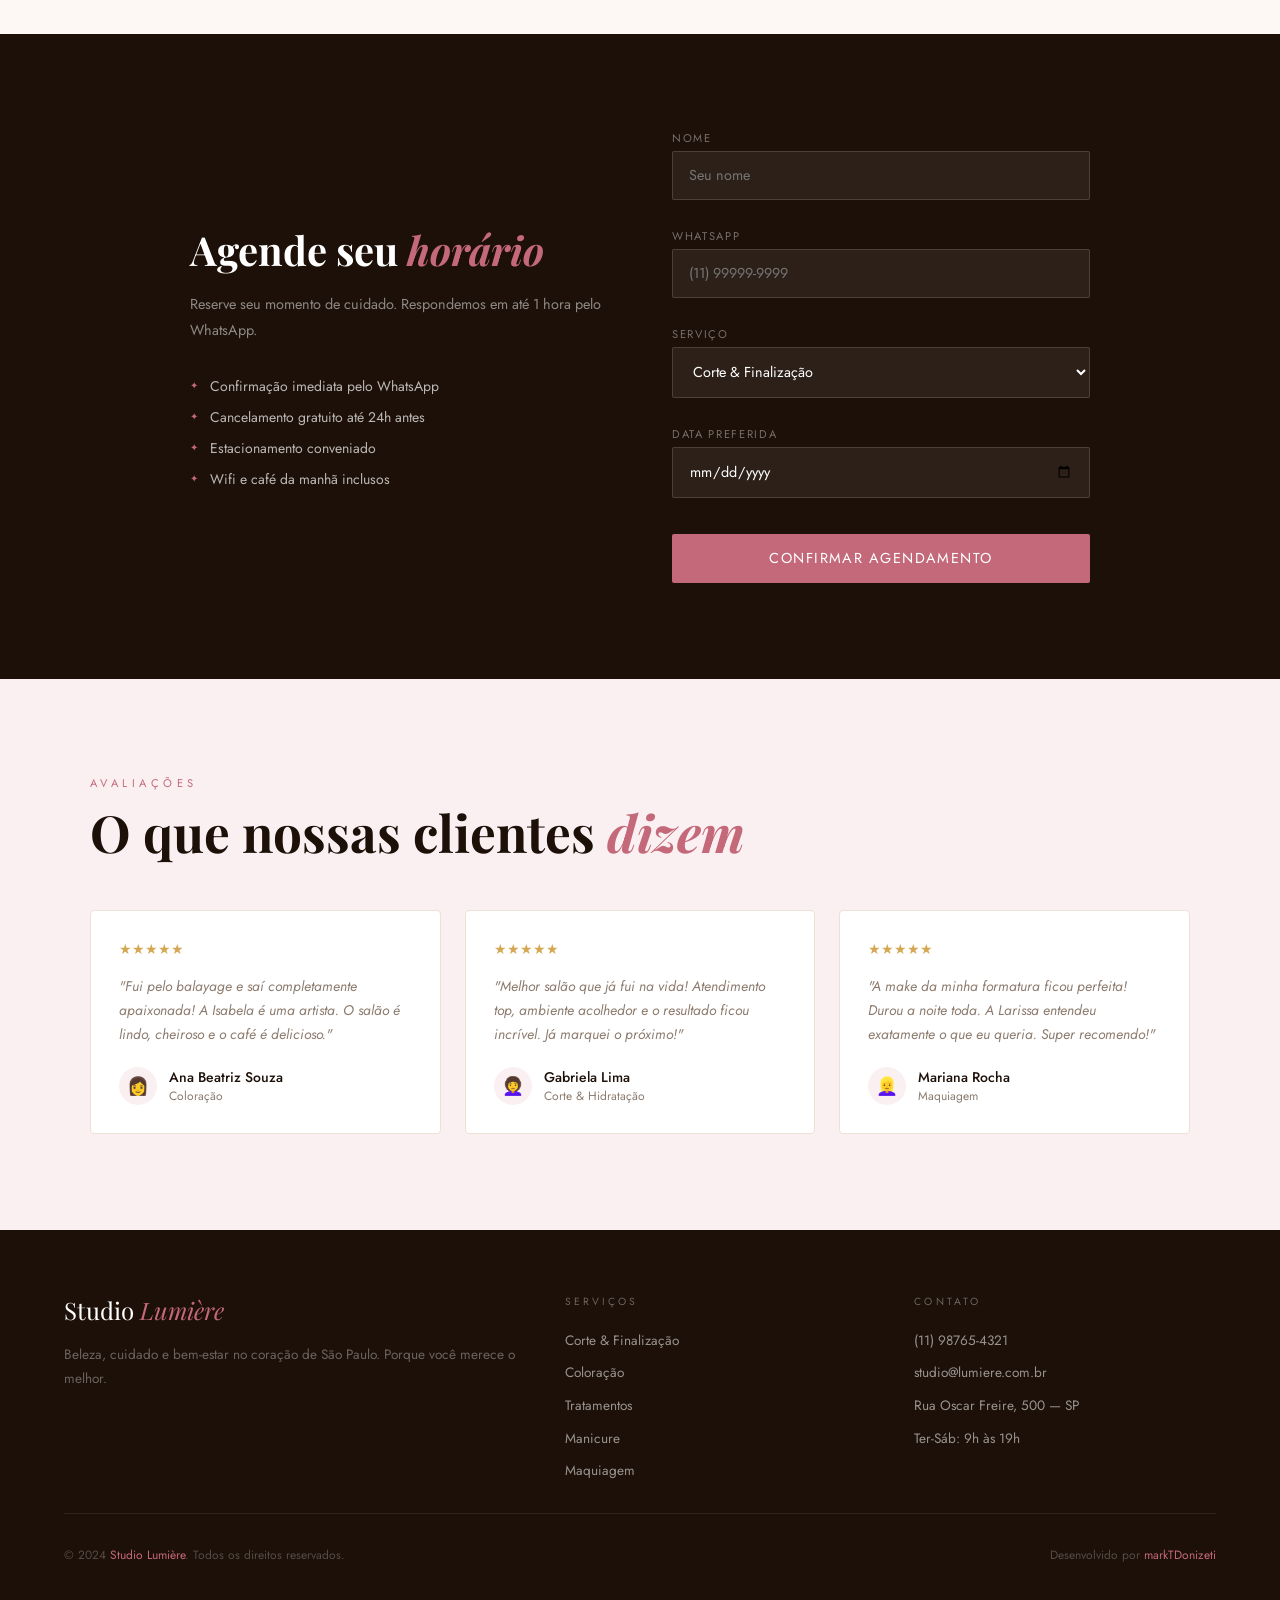
<file: studio-lumiere/index.html>
<!DOCTYPE html>
<html lang="pt-BR">
<head>
<meta charset="UTF-8">
<meta name="viewport" content="width=device-width, initial-scale=1.0">
<title>Studio Lumière — Salão de Beleza</title>
<meta name="description" content="Landing page profissional para salão de beleza com foco em agendamentos, posicionamento premium e atendimento via WhatsApp.">
<meta name="keywords" content="salão de beleza, site para salão, agendamento online, design de sobrancelha, maquiagem">
<meta property="og:title" content="Studio Lumière — Salão de Beleza">
<meta property="og:description" content="Site de beleza com estratégia visual premium e captação de clientes por WhatsApp.">
<meta property="og:type" content="website">
<link href="https://fonts.googleapis.com/css2?family=Playfair+Display:ital,wght@0,400;0,700;1,400&family=Jost:wght@300;400;500&display=swap" rel="stylesheet">
<style>
  :root { --bg:#FDF8F3; --dark:#1C1008; --rose:#C4697A; --rose-light:#FAF0F2; --gold:#D4A853; --muted:#8C7B6E; --white:#FFFFFF; --border:#EDE0D4; }
  *{margin:0;padding:0;box-sizing:border-box} html{scroll-behavior:smooth} body{font-family:'Jost',sans-serif;background:var(--bg);color:var(--dark);overflow-x:hidden}
  nav{position:fixed;top:0;width:100%;z-index:100;padding:1.5rem 4rem;display:flex;justify-content:space-between;align-items:center;transition:all .4s}
  nav.scrolled{background:rgba(253,248,243,.97);backdrop-filter:blur(10px);border-bottom:1px solid var(--border);padding:1rem 4rem}
  .logo{font-family:'Playfair Display',serif;font-size:1.5rem;color:var(--dark);text-decoration:none}.logo span{color:var(--rose);font-style:italic}
  .nav-links{display:flex;gap:2rem;list-style:none}.nav-links a{color:var(--muted);text-decoration:none;font-size:.85rem;letter-spacing:.05em;transition:color .2s}.nav-links a:hover{color:var(--rose)}
  .btn-book{background:var(--rose);color:#fff;padding:.6rem 1.5rem;border:none;font-family:'Jost',sans-serif;font-size:.8rem;letter-spacing:.1em;text-transform:uppercase;cursor:pointer;text-decoration:none;transition:all .2s;border-radius:2px}.btn-book:hover{background:#B05569}
  .hero{min-height:100vh;display:grid;grid-template-columns:1fr 1fr;align-items:center;padding:0 4rem;gap:4rem;padding-top:80px}
  .hero-tag{font-size:.7rem;letter-spacing:.4em;text-transform:uppercase;color:var(--rose);margin-bottom:1.2rem}
  .hero-title{font-family:'Playfair Display',serif;font-size:clamp(3rem,6vw,5.5rem);line-height:1.05;margin-bottom:1.5rem}
  .hero-title em{font-style:italic;color:var(--rose)}
  .hero-desc{color:var(--muted);font-size:1rem;line-height:1.8;font-weight:300;margin-bottom:2rem}
  .hero-btns{display:flex;gap:1rem}.btn-outline-rose{background:none;border:1px solid var(--rose);color:var(--rose);padding:.8rem 2rem;font-family:'Jost',sans-serif;font-size:.85rem;letter-spacing:.1em;text-transform:uppercase;cursor:pointer;text-decoration:none;border-radius:2px;transition:all .2s}.btn-outline-rose:hover{background:var(--rose-light)}
  .btn-solid-rose{background:var(--rose);color:#fff;padding:.8rem 2rem;border:none;font-family:'Jost',sans-serif;font-size:.85rem;letter-spacing:.1em;text-transform:uppercase;cursor:pointer;text-decoration:none;border-radius:2px;display:inline-block;transition:all .2s}.btn-solid-rose:hover{background:#B05569}
  .hero-visual{position:relative;height:600px}
  .hero-img-main{position:absolute;right:0;top:50%;transform:translateY(-50%);width:75%;height:85%;background:linear-gradient(135deg,#2A1A1F,#3D2030);border-radius:4px;display:flex;align-items:center;justify-content:center;font-size:5rem;opacity:.3}
  .hero-img-float{position:absolute;left:0;bottom:10%;width:45%;height:45%;background:#fff;border-radius:4px;box-shadow:0 20px 60px rgba(0,0,0,.1);display:flex;align-items:center;justify-content:center;font-size:3rem;border:1px solid var(--border)}
  .float-info{position:absolute;top:10%;left:0;background:#fff;padding:1.2rem 1.5rem;border-radius:4px;box-shadow:0 10px 40px rgba(0,0,0,.08);border:1px solid var(--border)}
  .float-info .num{font-family:'Playfair Display',serif;font-size:2rem;color:var(--rose)} .float-info .lbl{font-size:.7rem;color:var(--muted);text-transform:uppercase;letter-spacing:.1em}
  .services{padding:6rem 4rem;max-width:1200px;margin:0 auto}
  .sec-label{font-size:.7rem;letter-spacing:.4em;text-transform:uppercase;color:var(--rose);margin-bottom:.8rem}
  .sec-title{font-family:'Playfair Display',serif;font-size:clamp(2rem,4vw,3.2rem);line-height:1.15;margin-bottom:3rem}
  .sec-title em{font-style:italic;color:var(--rose)}
  .services-grid{display:grid;grid-template-columns:repeat(3,1fr);gap:1.5rem}
  .svc-card{background:#fff;border:1px solid var(--border);padding:2rem;border-radius:4px;transition:all .3s}.svc-card:hover{transform:translateY(-4px);box-shadow:0 16px 40px rgba(196,105,122,.12);border-color:var(--rose)}
  .svc-icon{font-size:2rem;margin-bottom:1rem}.svc-name{font-family:'Playfair Display',serif;font-size:1.2rem;margin-bottom:.5rem}
  .svc-desc{color:var(--muted);font-size:.875rem;line-height:1.7}.svc-price{margin-top:1rem;color:var(--rose);font-weight:500;font-size:.9rem}
  .team{padding:6rem 4rem;background:#fff}
  .team-inner{max-width:1200px;margin:0 auto}
  .team-grid{display:grid;grid-template-columns:repeat(4,1fr);gap:1.5rem;margin-top:3rem}
  .team-card{text-align:center}
  .team-avatar{width:100%;aspect-ratio:1;background:linear-gradient(135deg,var(--rose-light),var(--border));border-radius:4px;display:flex;align-items:center;justify-content:center;font-size:3.5rem;margin-bottom:1rem}
  .team-name{font-family:'Playfair Display',serif;font-size:1.1rem;margin-bottom:.25rem}
  .team-role{font-size:.8rem;color:var(--rose);text-transform:uppercase;letter-spacing:.1em}
  .gallery{padding:6rem 4rem;max-width:1200px;margin:0 auto}
  .gallery-grid{display:grid;grid-template-columns:2fr 1fr 1fr;grid-template-rows:220px 220px;gap:1rem;margin-top:3rem}
  .gal-item{background:linear-gradient(135deg,#2A1A1F,#F5DDE3);border-radius:4px;display:flex;align-items:center;justify-content:center;font-size:2.5rem;opacity:.5}
  .gal-item:first-child{grid-row:1/3}
  .booking{padding:6rem 4rem;background:var(--dark);color:#fff}
  .booking-inner{max-width:900px;margin:0 auto;display:grid;grid-template-columns:1fr 1fr;gap:4rem;align-items:center}
  .booking h2{font-family:'Playfair Display',serif;font-size:2.5rem;margin-bottom:1rem}
  .booking h2 em{font-style:italic;color:var(--rose)}
  .booking p{color:rgba(255,255,255,.5);font-size:.9rem;line-height:1.8;margin-bottom:2rem}
  .booking-perks{display:flex;flex-direction:column;gap:.7rem}
  .perk{display:flex;align-items:center;gap:.75rem;font-size:.875rem;color:rgba(255,255,255,.7)}
  .perk::before{content:'✦';color:var(--rose);font-size:.6rem}
  .booking-form{display:flex;flex-direction:column;gap:1rem}
  .bf input,.bf select{width:100%;background:rgba(255,255,255,.07);border:1px solid rgba(255,255,255,.15);color:#fff;padding:.85rem 1rem;font-family:'Jost',sans-serif;font-size:.9rem;outline:none;border-radius:2px;transition:border-color .2s}.bf input:focus,.bf select:focus{border-color:var(--rose)}.bf select option{background:#1C1008}
  .bf label{font-size:.7rem;letter-spacing:.15em;text-transform:uppercase;color:rgba(255,255,255,.4);margin-bottom:.3rem;display:block}
  .bf .field{margin-bottom:.75rem}
  .reviews{padding:6rem 4rem;background:var(--rose-light)}
  .reviews-inner{max-width:1100px;margin:0 auto}
  .rev-grid{display:grid;grid-template-columns:repeat(3,1fr);gap:1.5rem;margin-top:3rem}
  .rev-card{background:#fff;padding:1.75rem;border-radius:4px;border:1px solid var(--border)}
  .rev-stars{color:var(--gold);margin-bottom:1rem;font-size:.9rem}
  .rev-text{color:var(--muted);font-size:.875rem;line-height:1.7;font-style:italic;margin-bottom:1.25rem}
  .rev-author{display:flex;align-items:center;gap:.75rem}
  .rev-avatar{width:38px;height:38px;border-radius:50%;background:var(--rose-light);display:flex;align-items:center;justify-content:center;font-size:1.1rem}
  .rev-name{font-size:.875rem;font-weight:500}.rev-info{font-size:.75rem;color:var(--muted)}
  footer{background:var(--dark);color:#fff;padding:4rem}
  .footer-inner{max-width:1200px;margin:0 auto;display:grid;grid-template-columns:1.5fr 1fr 1fr;gap:3rem}
  .footer-logo{font-family:'Playfair Display',serif;font-size:1.5rem;color:#fff;text-decoration:none;display:block;margin-bottom:1rem}.footer-logo span{color:var(--rose);font-style:italic}
  .footer-desc{color:rgba(255,255,255,.35);font-size:.85rem;line-height:1.8}
  .footer-col-title{font-size:.65rem;letter-spacing:.3em;text-transform:uppercase;color:rgba(255,255,255,.35);margin-bottom:1.2rem}
  .footer-col-links{list-style:none;display:flex;flex-direction:column;gap:.6rem}
  .footer-col-links a{color:rgba(255,255,255,.55);text-decoration:none;font-size:.85rem;transition:color .2s}.footer-col-links a:hover{color:#fff}
  .footer-bottom{max-width:1200px;margin:2rem auto 0;padding-top:2rem;border-top:1px solid rgba(255,255,255,.08);display:flex;justify-content:space-between}
  .footer-bottom p{color:rgba(255,255,255,.25);font-size:.75rem}.ft-rose{color:var(--rose)}
  @keyframes fadeUp{from{opacity:0;transform:translateY(24px)}to{opacity:1;transform:translateY(0)}}
  .reveal{opacity:0;transform:translateY(30px);transition:all .7s ease}.reveal.visible{opacity:1;transform:translateY(0)}
  @media(max-width:768px){nav{padding:1rem 1.5rem}nav.scrolled{padding:.8rem 1.5rem}.nav-links{display:none}.hero{grid-template-columns:1fr;padding:100px 1.5rem 4rem}.hero-visual{display:none}.services,.gallery,.reviews{padding:4rem 1.5rem}.services-grid{grid-template-columns:1fr}.team{padding:4rem 1.5rem}.team-grid{grid-template-columns:1fr 1fr}.gallery-grid{grid-template-columns:1fr 1fr;grid-template-rows:auto}.gal-item:first-child{grid-row:auto;grid-column:1/-1}.booking{padding:4rem 1.5rem}.booking-inner{grid-template-columns:1fr}.footer-inner{grid-template-columns:1fr;padding:3rem 1.5rem}.footer-bottom{flex-direction:column;gap:.5rem}}
</style>
</head>
<body>
<nav id="nav">
  <a href="#" class="logo">Studio <span>Lumière</span></a>
  <ul class="nav-links"><li><a href="#servicos">Serviços</a></li><li><a href="#equipe">Equipe</a></li><li><a href="#galeria">Galeria</a></li><li><a href="#avaliacoes">Avaliações</a></li></ul>
  <a href="https://wa.me/5511987654321?text=Ol%C3%A1%2C%20quero%20agendar%20um%20hor%C3%A1rio%20no%20Studio%20Lumi%C3%A8re." target="_blank" rel="noopener noreferrer" class="btn-book">Agendar Horário</a>
</nav>
<section class="hero">
  <div>
    <p class="hero-tag">Beleza & Bem-estar — São Paulo</p>
    <h1 class="hero-title">Realce sua <em>beleza</em> natural com quem entende</h1>
    <p class="hero-desc">No Studio Lumière, cada cliente é única. Técnicas exclusivas, produtos premium e um atendimento que vai além do salão.</p>
    <div class="hero-btns">
      <a href="#agendamento" class="btn-solid-rose">Agendar Agora</a>
      <a href="#servicos" class="btn-outline-rose">Ver Serviços</a>
    </div>
  </div>
  <div class="hero-visual">
    <div class="hero-img-main">✂️</div>
    <div class="hero-img-float">💇‍♀️</div>
    <div class="float-info"><div class="num">500+</div><div class="lbl">Clientes satisfeitas</div></div>
  </div>
</section>
<section class="services" id="servicos">
  <div class="reveal">
    <p class="sec-label">Nossos Serviços</p>
    <h2 class="sec-title">Tudo que você precisa <em>em um só lugar</em></h2>
  </div>
  <div class="services-grid reveal">
    <div class="svc-card"><div class="svc-icon">✂️</div><h3 class="svc-name">Corte & Finalização</h3><p class="svc-desc">Cortes modernos e clássicos para todos os tipos de cabelo, finalizados com produtos de alta performance.</p><div class="svc-price">A partir de R$ 80</div></div>
    <div class="svc-card"><div class="svc-icon">🎨</div><h3 class="svc-name">Coloração</h3><p class="svc-desc">Mechas, balayage, luzes e coloração completa com as melhores tinturas do mercado.</p><div class="svc-price">A partir de R$ 150</div></div>
    <div class="svc-card"><div class="svc-icon">💆‍♀️</div><h3 class="svc-name">Tratamentos Capilares</h3><p class="svc-desc">Hidratação, reconstrução, cronograma capilar e tratamentos personalizados para seu cabelo.</p><div class="svc-price">A partir de R$ 120</div></div>
    <div class="svc-card"><div class="svc-icon">💅</div><h3 class="svc-name">Manicure & Pedicure</h3><p class="svc-desc">Esmaltação simples, gel, fibra de vidro e nail art com esmaltes premium importados.</p><div class="svc-price">A partir de R$ 45</div></div>
    <div class="svc-card"><div class="svc-icon">🌸</div><h3 class="svc-name">Design de Sobrancelha</h3><p class="svc-desc">Modelagem, henna, micropigmentação e laminação para o olhar perfeito.</p><div class="svc-price">A partir de R$ 60</div></div>
    <div class="svc-card"><div class="svc-icon">✨</div><h3 class="svc-name">Maquiagem</h3><p class="svc-desc">Make social, noiva, debutante e aulas de automaquiagem com profissionais certificadas.</p><div class="svc-price">A partir de R$ 180</div></div>
  </div>
</section>
<section class="team" id="equipe">
  <div class="team-inner">
    <div class="reveal"><p class="sec-label">Nossa Equipe</p><h2 class="sec-title">Profissionais <em>apaixonadas</em> pelo que fazem</h2></div>
    <div class="team-grid reveal">
      <div class="team-card"><div class="team-avatar">👩‍🦱</div><div class="team-name">Isabela Ramos</div><div class="team-role">Colorista Sênior</div></div>
      <div class="team-card"><div class="team-avatar">👩‍🦰</div><div class="team-name">Camila Torres</div><div class="team-role">Especialista em Cortes</div></div>
      <div class="team-card"><div class="team-avatar">👩‍🦳</div><div class="team-name">Fernanda Costa</div><div class="team-role">Tratamentos Capilares</div></div>
      <div class="team-card"><div class="team-avatar">👱‍♀️</div><div class="team-name">Larissa Melo</div><div class="team-role">Nail Designer</div></div>
    </div>
  </div>
</section>
<section class="gallery" id="galeria">
  <div class="reveal"><p class="sec-label">Galeria</p><h2 class="sec-title">Nossos <em>trabalhos</em></h2></div>
  <div class="gallery-grid reveal">
    <div class="gal-item">💇‍♀️</div><div class="gal-item">🎨</div><div class="gal-item">💅</div><div class="gal-item">✨</div><div class="gal-item">🌸</div>
  </div>
</section>
<section class="booking" id="agendamento">
  <div class="booking-inner">
    <div class="reveal">
      <h2>Agende seu <em>horário</em></h2>
      <p>Reserve seu momento de cuidado. Respondemos em até 1 hora pelo WhatsApp.</p>
      <div class="booking-perks">
        <div class="perk">Confirmação imediata pelo WhatsApp</div>
        <div class="perk">Cancelamento gratuito até 24h antes</div>
        <div class="perk">Estacionamento conveniado</div>
        <div class="perk">Wifi e café da manhã inclusos</div>
      </div>
    </div>
    <form class="booking-form reveal" onsubmit="agend(event)">
      <div class="bf"><div class="field"><label>Nome</label><input type="text" placeholder="Seu nome"></div></div>
      <div class="bf"><div class="field"><label>WhatsApp</label><input type="tel" placeholder="(11) 99999-9999"></div></div>
      <div class="bf"><div class="field"><label>Serviço</label><select><option>Corte & Finalização</option><option>Coloração</option><option>Tratamento Capilar</option><option>Manicure & Pedicure</option><option>Design de Sobrancelha</option><option>Maquiagem</option></select></div></div>
      <div class="bf"><div class="field"><label>Data preferida</label><input type="date"></div></div>
      <button type="submit" class="btn-solid-rose" style="width:100%;padding:.9rem;font-size:.9rem;margin-top:.5rem">Confirmar Agendamento</button>
    </form>
  </div>
</section>
<section class="reviews" id="avaliacoes">
  <div class="reviews-inner">
    <div class="reveal"><p class="sec-label">Avaliações</p><h2 class="sec-title">O que nossas clientes <em>dizem</em></h2></div>
    <div class="rev-grid reveal">
      <div class="rev-card"><div class="rev-stars">★★★★★</div><p class="rev-text">"Fui pelo balayage e saí completamente apaixonada! A Isabela é uma artista. O salão é lindo, cheiroso e o café é delicioso."</p><div class="rev-author"><div class="rev-avatar">👩</div><div><div class="rev-name">Ana Beatriz Souza</div><div class="rev-info">Coloração</div></div></div></div>
      <div class="rev-card"><div class="rev-stars">★★★★★</div><p class="rev-text">"Melhor salão que já fui na vida! Atendimento top, ambiente acolhedor e o resultado ficou incrível. Já marquei o próximo!"</p><div class="rev-author"><div class="rev-avatar">👩‍🦱</div><div><div class="rev-name">Gabriela Lima</div><div class="rev-info">Corte & Hidratação</div></div></div></div>
      <div class="rev-card"><div class="rev-stars">★★★★★</div><p class="rev-text">"A make da minha formatura ficou perfeita! Durou a noite toda. A Larissa entendeu exatamente o que eu queria. Super recomendo!"</p><div class="rev-author"><div class="rev-avatar">👱‍♀️</div><div><div class="rev-name">Mariana Rocha</div><div class="rev-info">Maquiagem</div></div></div></div>
    </div>
  </div>
</section>
<footer>
  <div class="footer-inner">
    <div><a href="#" class="footer-logo">Studio <span>Lumière</span></a><p class="footer-desc">Beleza, cuidado e bem-estar no coração de São Paulo. Porque você merece o melhor.</p></div>
    <div><p class="footer-col-title">Serviços</p><ul class="footer-col-links"><li><a href="#">Corte & Finalização</a></li><li><a href="#">Coloração</a></li><li><a href="#">Tratamentos</a></li><li><a href="#">Manicure</a></li><li><a href="#">Maquiagem</a></li></ul></div>
    <div><p class="footer-col-title">Contato</p><ul class="footer-col-links"><li><a href="#">(11) 98765-4321</a></li><li><a href="#">studio@lumiere.com.br</a></li><li><a href="#">Rua Oscar Freire, 500 — SP</a></li><li><a href="#">Ter-Sáb: 9h às 19h</a></li></ul></div>
  </div>
  <div class="footer-bottom"><p>© 2024 <span class="ft-rose">Studio Lumière</span>. Todos os direitos reservados.</p><p>Desenvolvido por <span class="ft-rose">markTDonizeti</span></p></div>
</footer>
<div id="toast" style="display:none;position:fixed;bottom:2rem;right:2rem;background:var(--rose);color:#fff;padding:1rem 2rem;border-radius:4px;font-size:.875rem;z-index:999">✓ Agendamento confirmado! Falaremos pelo WhatsApp.</div>
<a href="https://wa.me/5511987654321?text=Ol%C3%A1%2C%20quero%20fazer%20um%20agendamento%20no%20Studio%20Lumi%C3%A8re." target="_blank" rel="noopener noreferrer" aria-label="Falar no WhatsApp" style="position:fixed;left:1.25rem;bottom:1.25rem;background:#25D366;color:#fff;padding:.75rem 1rem;border-radius:999px;font-weight:700;font-size:.8rem;text-decoration:none;z-index:999">WhatsApp</a>
<script>
  window.addEventListener('scroll',()=>document.getElementById('nav').classList.toggle('scrolled',scrollY>50));
  document.querySelectorAll('.reveal').forEach(r=>new IntersectionObserver(e=>e.forEach(x=>x.isIntersecting&&x.target.classList.add('visible')),{threshold:.1}).observe(r));
  function agend(e){
    e.preventDefault();
    const t=document.getElementById('toast');
    t.style.display='block';
    const msg=encodeURIComponent('Olá! Quero agendar um horário no Studio Lumière.');
    window.open(`https://wa.me/5511987654321?text=${msg}`,'_blank');
    setTimeout(()=>t.style.display='none',4000)
  }
</script>
</body>
</html>
</file>
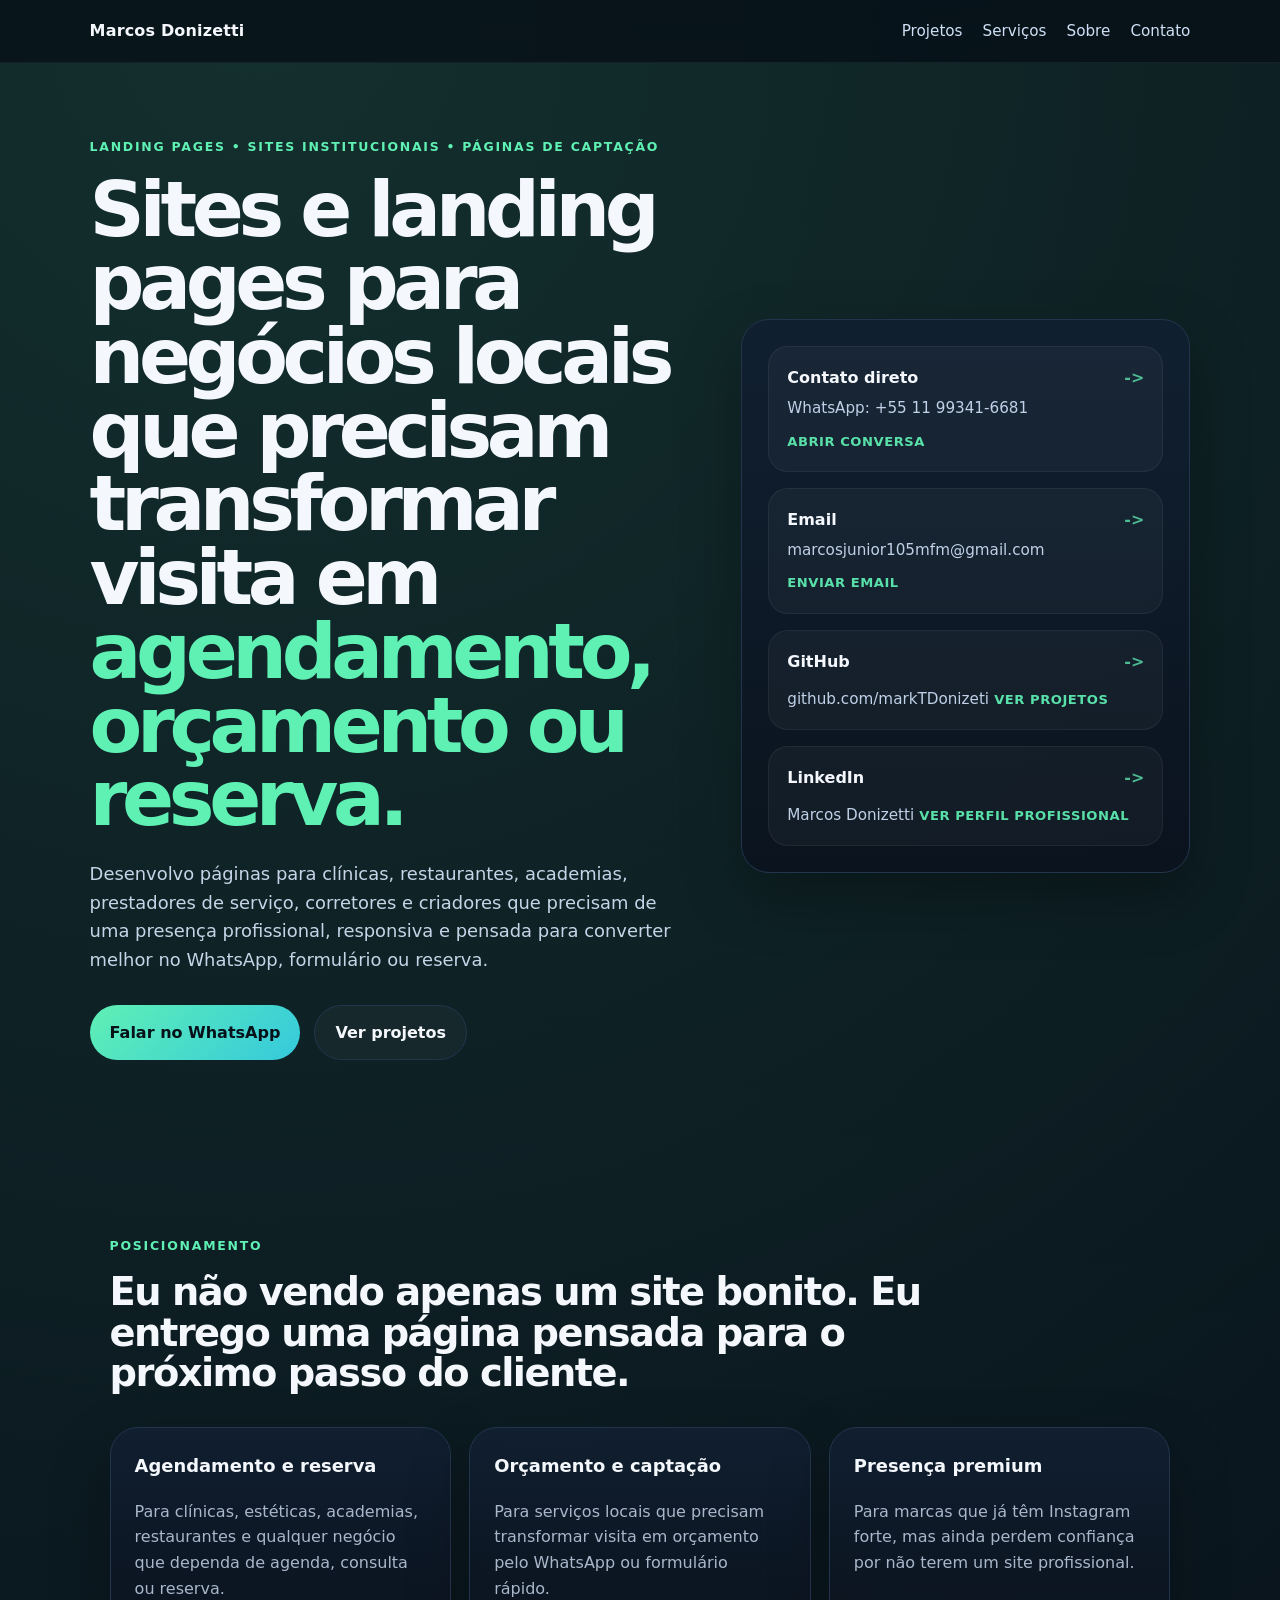
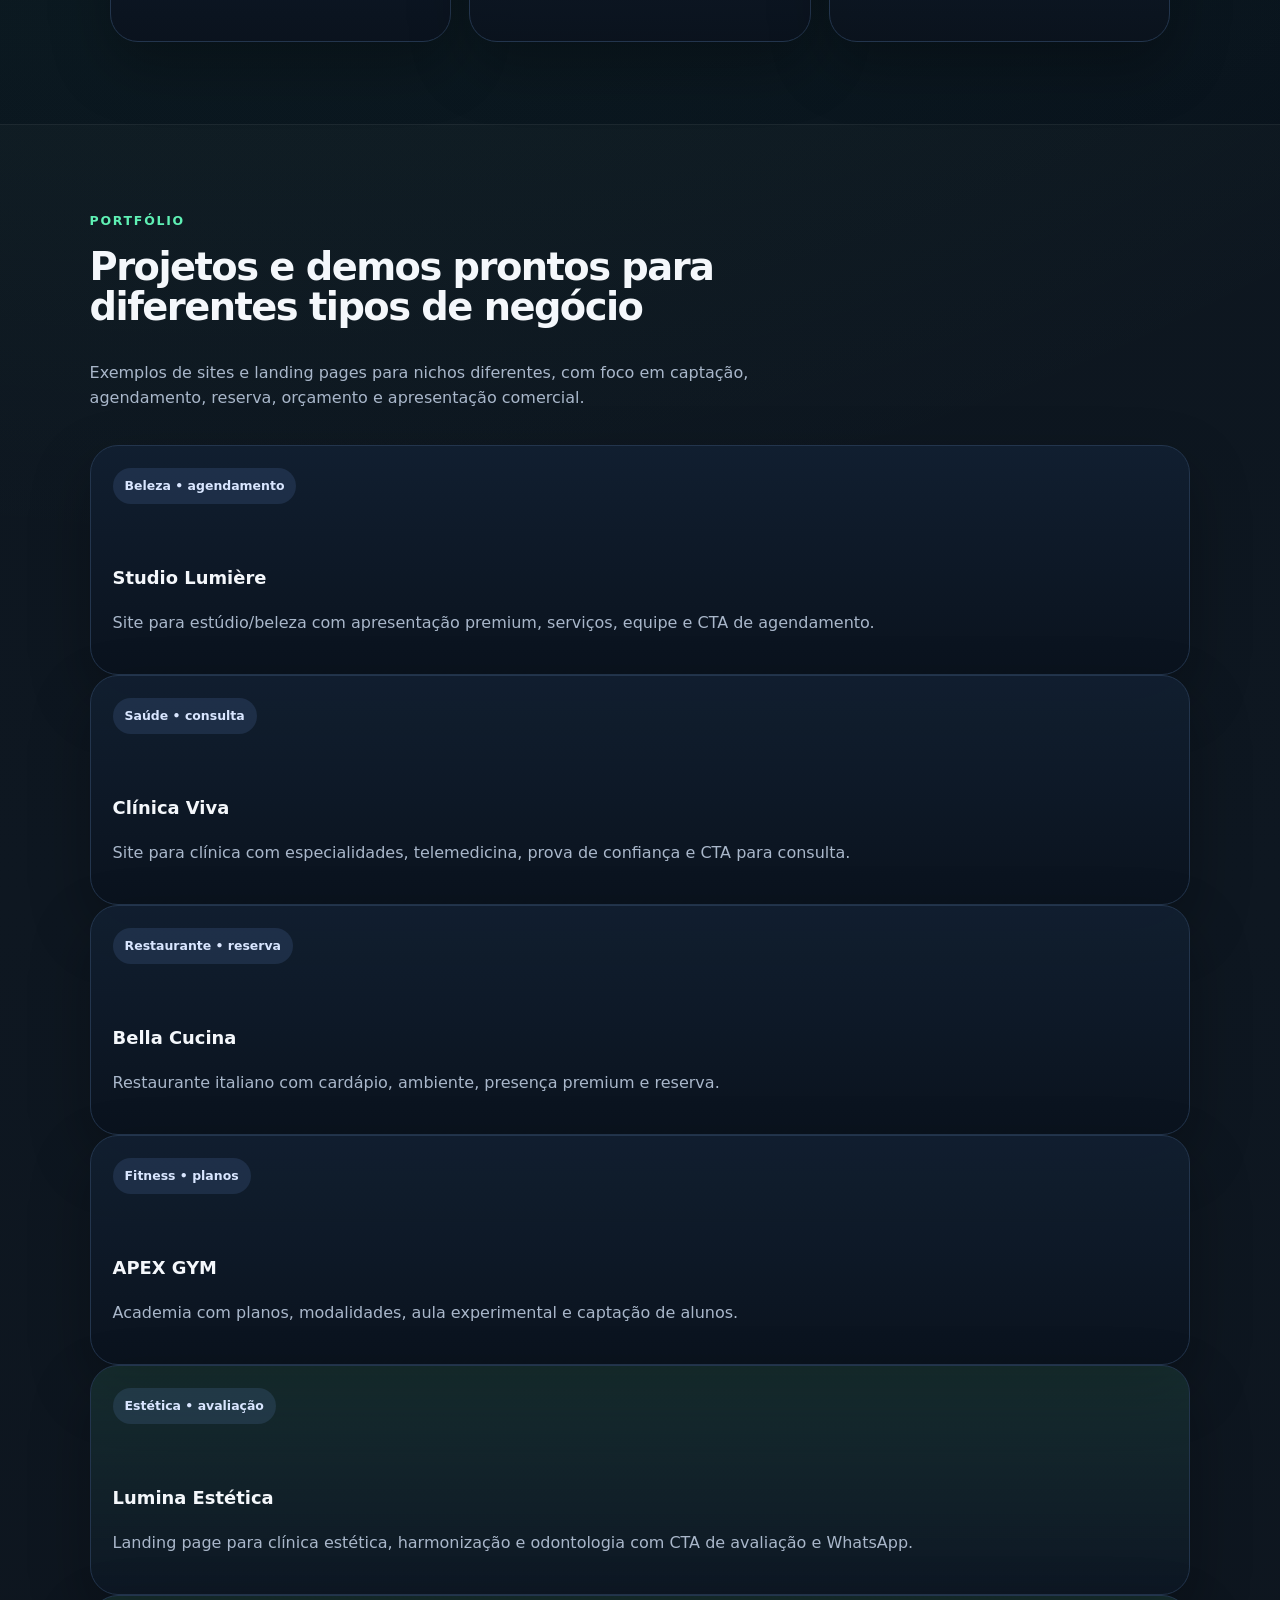
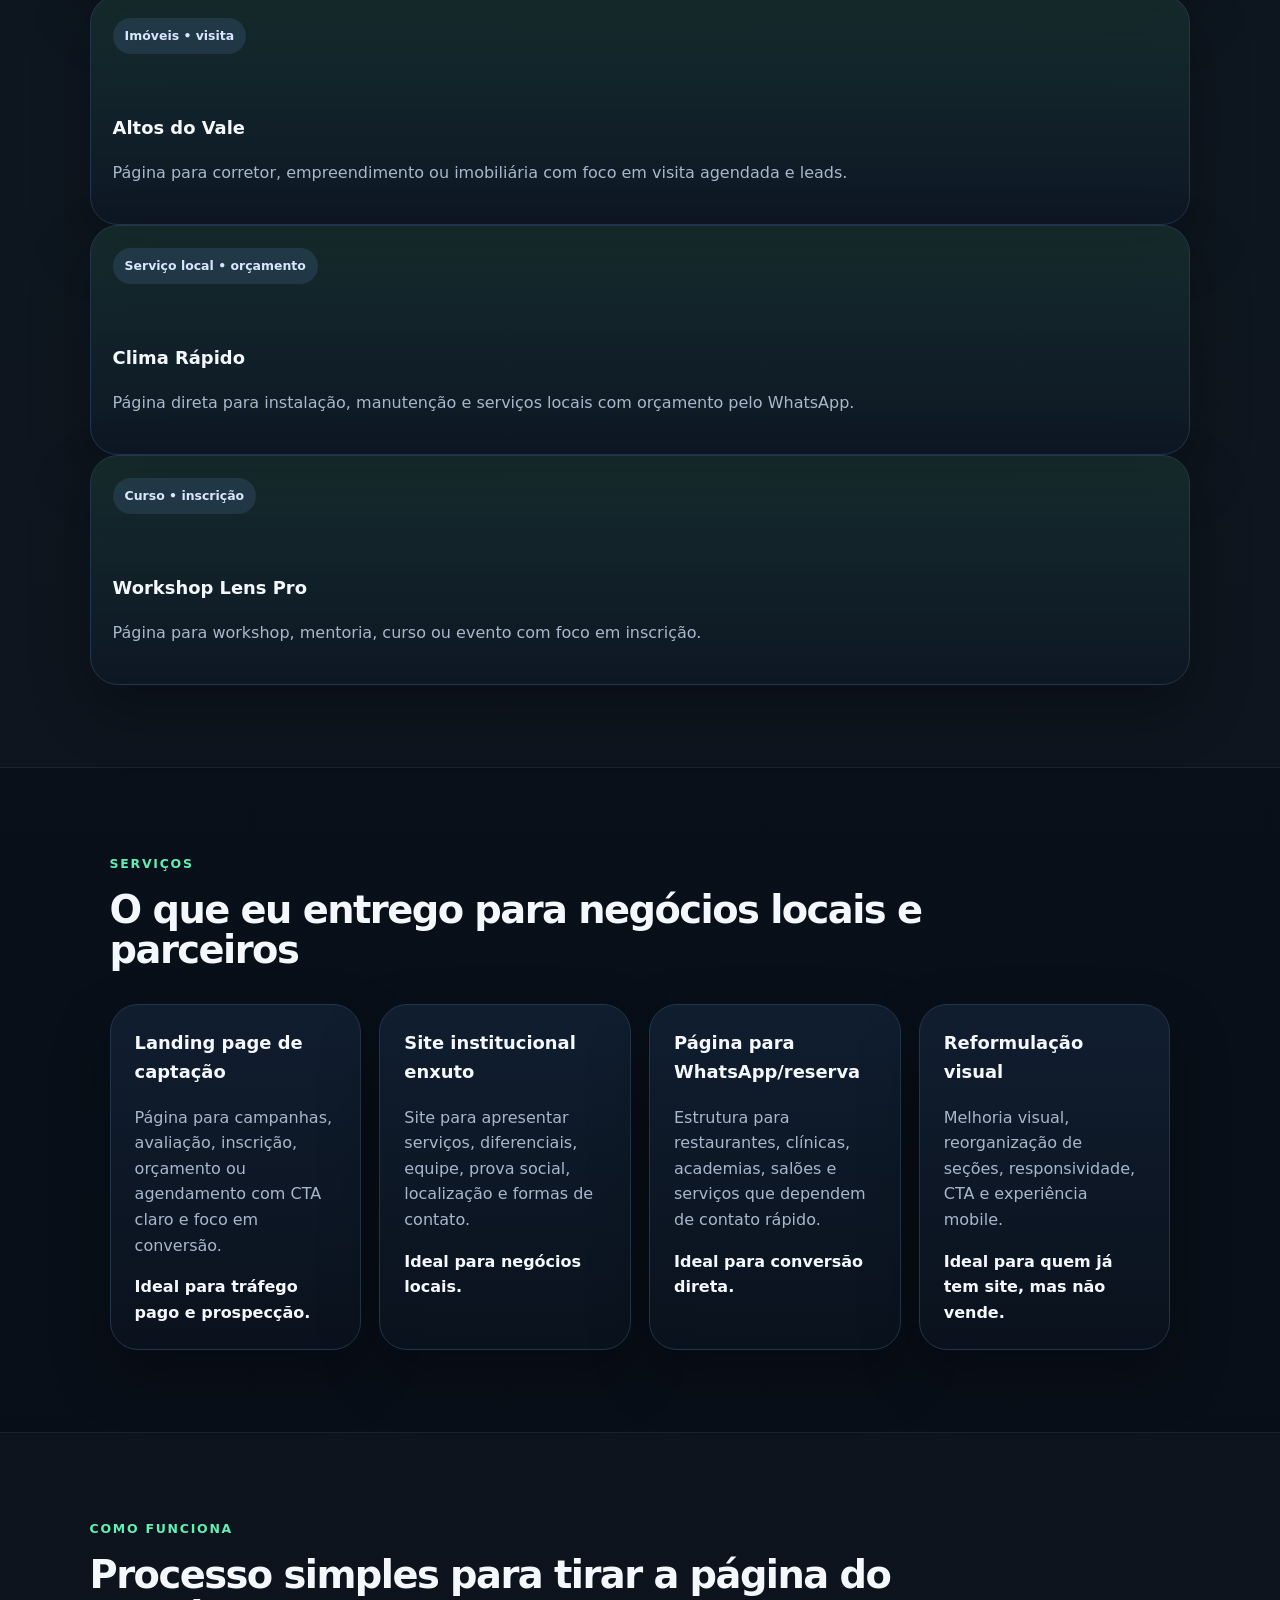
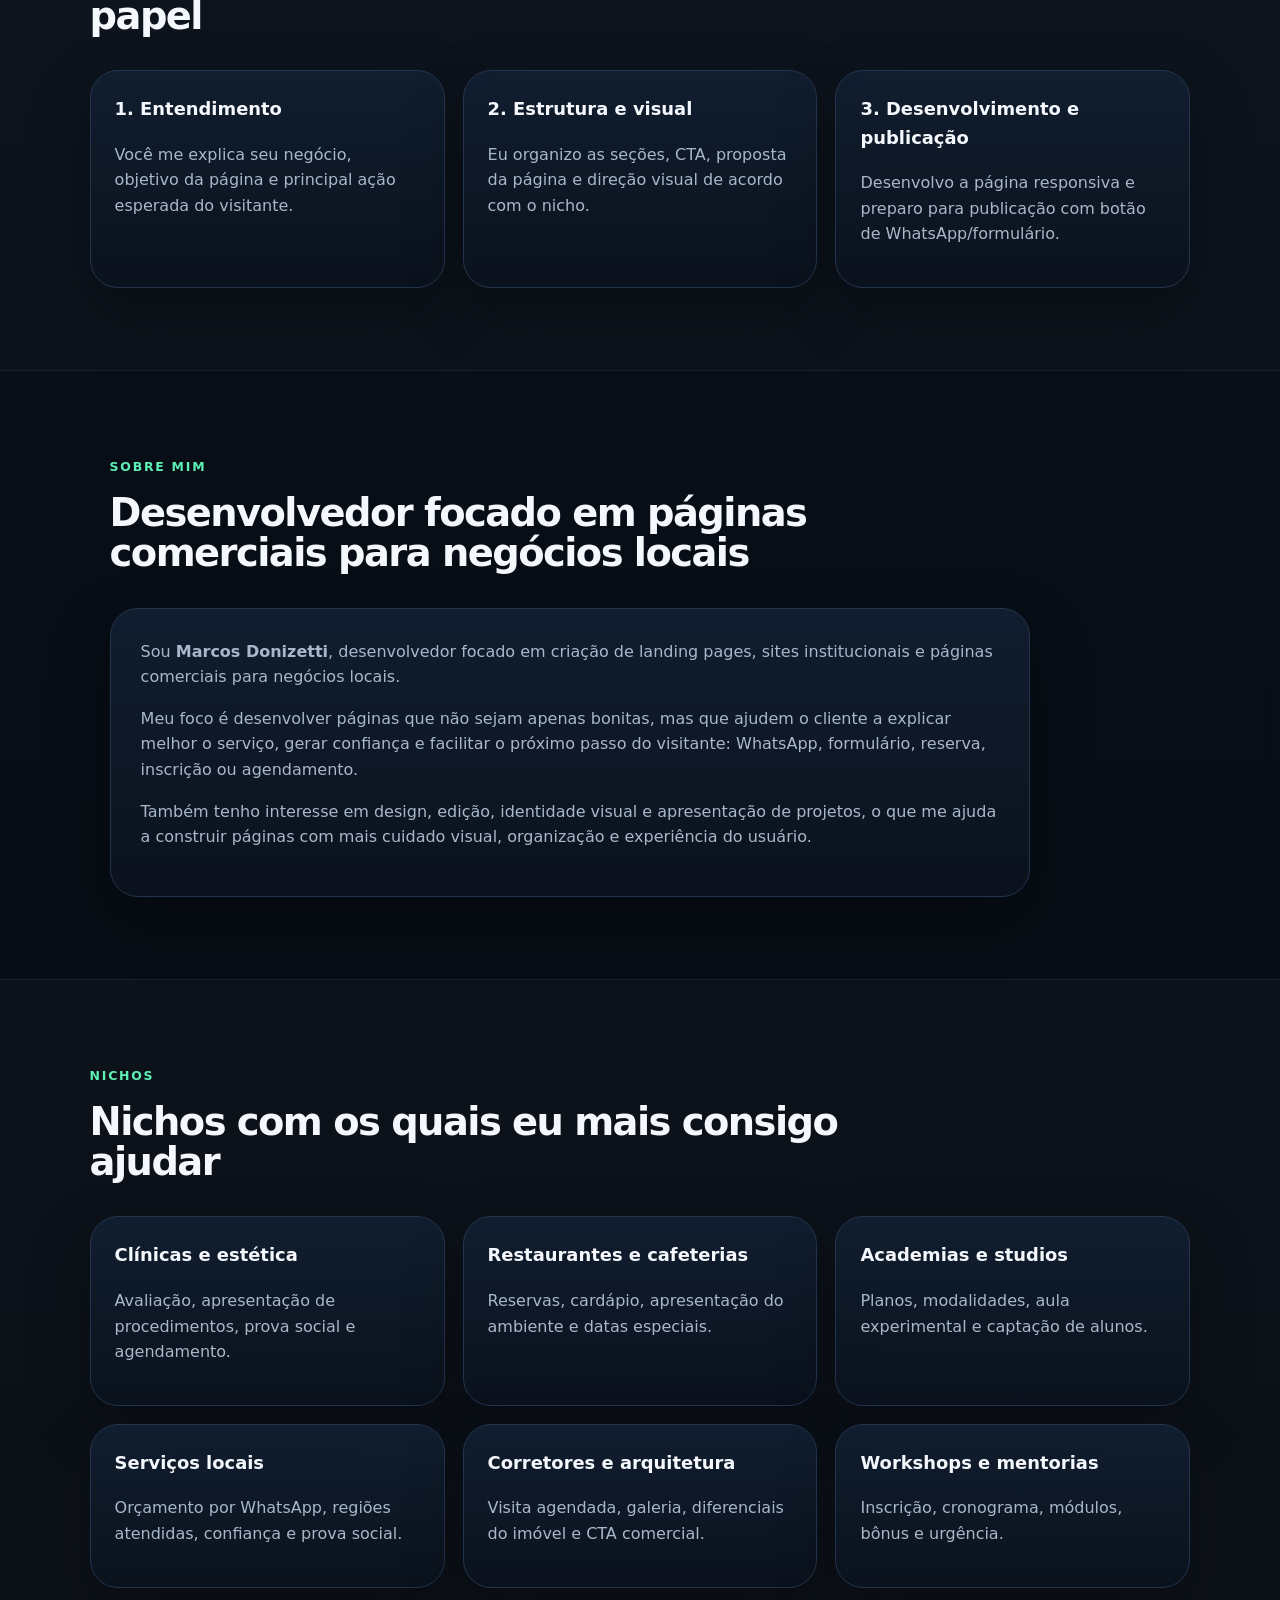
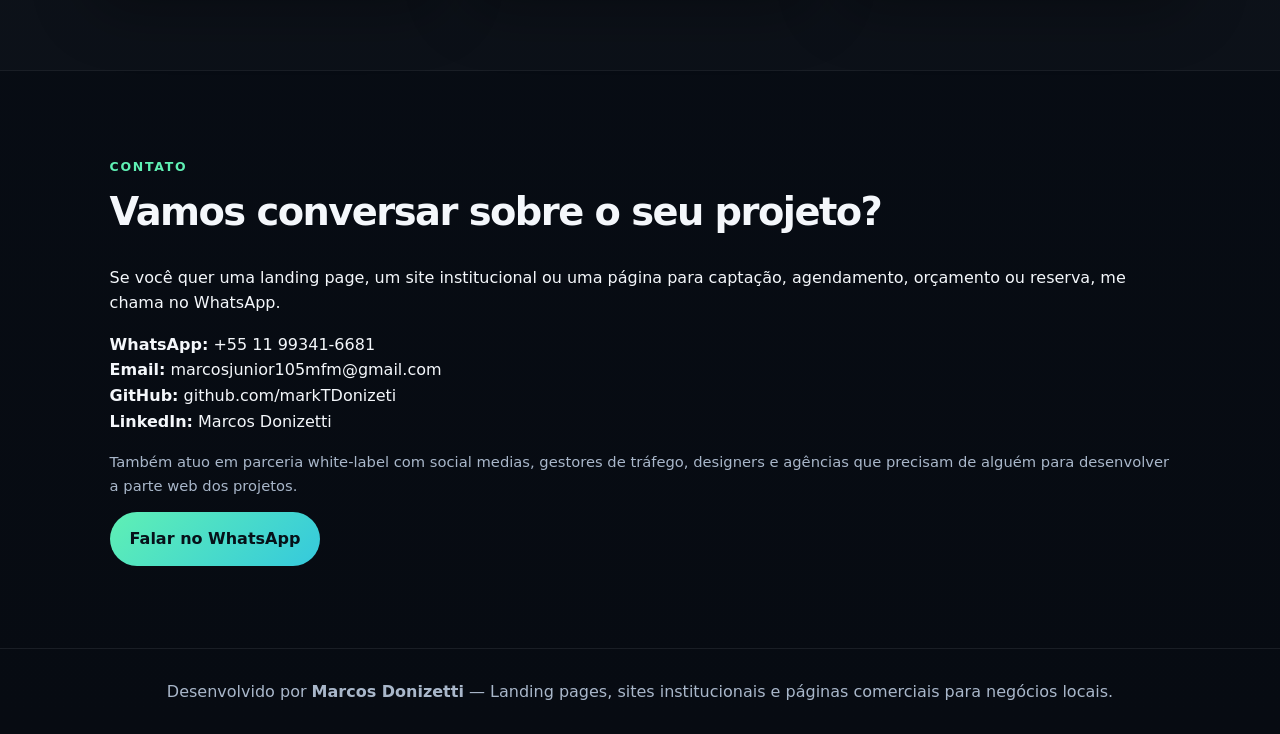
<file: war-portfolio/index.html>
<!DOCTYPE html>
<html lang="pt-BR">
<head>
  <meta charset="UTF-8">
  <meta http-equiv="Content-Type" content="text/html; charset=UTF-8">
  <meta name="viewport" content="width=device-width, initial-scale=1.0">
  <title>Marcos Donizetti - Landing Pages e Sites Comerciais</title>
  <meta name="description" content="Landing pages, sites institucionais e paginas comerciais para negocios locais. Desenvolvimento por Marcos Donizetti.">
  <link rel="stylesheet" href="assets/styles.css">
</head>
<body>
<nav class="nav">
  <div class="brand">Marcos Donizetti</div>
  <div class="nav-links">
    <a href="#projetos">Projetos</a>
    <a href="#servicos">Servi&ccedil;os</a>
    <a href="#sobre">Sobre</a>
    <a href="#contato">Contato</a>
  </div>
</nav>

<header class="hero">
  <div class="hero-grid">
    <div>
      <span class="eyebrow">Landing pages &bull; sites institucionais &bull; p&aacute;ginas de capta&ccedil;&atilde;o</span>
      <h1>Sites e landing pages para neg&oacute;cios locais que precisam transformar visita em <span>agendamento, or&ccedil;amento ou reserva.</span></h1>
      <p class="lead">Desenvolvo p&aacute;ginas para cl&iacute;nicas, restaurantes, academias, prestadores de servi&ccedil;o, corretores e criadores que precisam de uma presen&ccedil;a profissional, responsiva e pensada para converter melhor no WhatsApp, formul&aacute;rio ou reserva.</p>
      <div class="cta-row">
        <a class="btn primary" href="https://wa.me/5511993416681?text=Oi%20Marcos,%20vim%20pelo%20seu%20portfolio%20e%20quero%20falar%20sobre%20uma%20landing%20page." target="_blank" rel="noopener">Falar no WhatsApp</a>
        <a class="btn ghost" href="#projetos">Ver projetos</a>
      </div>
    </div>

    <aside class="hero-card contact-actions">
      <a class="metric contact-link" href="https://wa.me/5511993416681?text=Oi%20Marcos,%20vim%20pelo%20seu%20portfolio%20e%20quero%20falar%20sobre%20uma%20landing%20page." target="_blank" rel="noopener" aria-label="Chamar Marcos Donizetti no WhatsApp">
        <strong>Contato direto</strong>
        <span>WhatsApp: +55 11 99341-6681</span>
        <em>Abrir conversa</em>
      </a>
      <a class="metric contact-link" href="mailto:marcosjunior105mfm@gmail.com?subject=Projeto%20de%20landing%20page&body=Oi%20Marcos,%20vim%20pelo%20seu%20portfolio%20e%20quero%20falar%20sobre%20um%20projeto." aria-label="Enviar email para Marcos Donizetti">
        <strong>Email</strong>
        <span>marcosjunior105mfm@gmail.com</span>
        <em>Enviar email</em>
      </a>
      <a class="metric contact-link" href="https://github.com/markTDonizeti" target="_blank" rel="noopener" aria-label="Abrir GitHub de Marcos Donizetti">
        <strong>GitHub</strong>
        <span>github.com/markTDonizeti</span>
        <em>Ver projetos</em>
      </a>
      <a class="metric contact-link" href="https://www.linkedin.com/in/marcos-donizetti-48435938b/" target="_blank" rel="noopener" aria-label="Abrir LinkedIn de Marcos Donizetti">
        <strong>LinkedIn</strong>
        <span>Marcos Donizetti</span>
        <em>Ver perfil profissional</em>
      </a>
    </aside>
  </div>
</header>

<main>
<section class="section">
  <div class="section-head">
    <span class="eyebrow">Posicionamento</span>
    <h2>Eu n&atilde;o vendo apenas um site bonito. Eu entrego uma p&aacute;gina pensada para o pr&oacute;ximo passo do cliente.</h2>
  </div>
  <div class="grid-3">
    <article class="tile"><h3>Agendamento e reserva</h3><p>Para cl&iacute;nicas, est&eacute;ticas, academias, restaurantes e qualquer neg&oacute;cio que dependa de agenda, consulta ou reserva.</p></article>
    <article class="tile"><h3>Or&ccedil;amento e capta&ccedil;&atilde;o</h3><p>Para servi&ccedil;os locais que precisam transformar visita em or&ccedil;amento pelo WhatsApp ou formul&aacute;rio r&aacute;pido.</p></article>
    <article class="tile"><h3>Presen&ccedil;a premium</h3><p>Para marcas que j&aacute; t&ecirc;m Instagram forte, mas ainda perdem confian&ccedil;a por n&atilde;o terem um site profissional.</p></article>
  </div>
</section>

<section id="projetos" class="section alt">
  <div class="section-head">
    <span class="eyebrow">Portf&oacute;lio</span>
    <h2>Projetos e demos prontos para diferentes tipos de neg&oacute;cio</h2>
    <p>Exemplos de sites e landing pages para nichos diferentes, com foco em capta&ccedil;&atilde;o, agendamento, reserva, or&ccedil;amento e apresenta&ccedil;&atilde;o comercial.</p>
  </div>

  <div class="projects-grid">
    <a class="project-card" href="https://studio-lumiere-omega.vercel.app/" target="_blank" rel="noopener"><span class="tag">Beleza &bull; agendamento</span><h3>Studio Lumi&egrave;re</h3><p>Site para est&uacute;dio/beleza com apresenta&ccedil;&atilde;o premium, servi&ccedil;os, equipe e CTA de agendamento.</p></a>
    <a class="project-card" href="https://clinica-viva-one.vercel.app/" target="_blank" rel="noopener"><span class="tag">Sa&uacute;de &bull; consulta</span><h3>Cl&iacute;nica Viva</h3><p>Site para cl&iacute;nica com especialidades, telemedicina, prova de confian&ccedil;a e CTA para consulta.</p></a>
    <a class="project-card" href="https://portfolio-sites-a4ku.vercel.app/" target="_blank" rel="noopener"><span class="tag">Restaurante &bull; reserva</span><h3>Bella Cucina</h3><p>Restaurante italiano com card&aacute;pio, ambiente, presen&ccedil;a premium e reserva.</p></a>
    <a class="project-card" href="https://portfolio-sites-woad.vercel.app/" target="_blank" rel="noopener"><span class="tag">Fitness &bull; planos</span><h3>APEX GYM</h3><p>Academia com planos, modalidades, aula experimental e capta&ccedil;&atilde;o de alunos.</p></a>

    <a class="project-card accent" href="clinica-estetica.html"><span class="tag">Est&eacute;tica &bull; avalia&ccedil;&atilde;o</span><h3>Lumina Est&eacute;tica</h3><p>Landing page para cl&iacute;nica est&eacute;tica, harmoniza&ccedil;&atilde;o e odontologia com CTA de avalia&ccedil;&atilde;o e WhatsApp.</p></a>
    <a class="project-card accent" href="corretor-imoveis.html"><span class="tag">Im&oacute;veis &bull; visita</span><h3>Altos do Vale</h3><p>P&aacute;gina para corretor, empreendimento ou imobili&aacute;ria com foco em visita agendada e leads.</p></a>
    <a class="project-card accent" href="servico-local.html"><span class="tag">Servi&ccedil;o local &bull; or&ccedil;amento</span><h3>Clima R&aacute;pido</h3><p>P&aacute;gina direta para instala&ccedil;&atilde;o, manuten&ccedil;&atilde;o e servi&ccedil;os locais com or&ccedil;amento pelo WhatsApp.</p></a>
    <a class="project-card accent" href="infoproduto.html"><span class="tag">Curso &bull; inscri&ccedil;&atilde;o</span><h3>Workshop Lens Pro</h3><p>P&aacute;gina para workshop, mentoria, curso ou evento com foco em inscri&ccedil;&atilde;o.</p></a>
  </div>
</section>

<section id="servicos" class="section">
  <div class="section-head">
    <span class="eyebrow">Servi&ccedil;os</span>
    <h2>O que eu entrego para neg&oacute;cios locais e parceiros</h2>
  </div>

  <div class="grid-4">
    <article class="tile"><h3>Landing page de capta&ccedil;&atilde;o</h3><p>P&aacute;gina para campanhas, avalia&ccedil;&atilde;o, inscri&ccedil;&atilde;o, or&ccedil;amento ou agendamento com CTA claro e foco em convers&atilde;o.</p><strong>Ideal para tr&aacute;fego pago e prospec&ccedil;&atilde;o.</strong></article>
    <article class="tile"><h3>Site institucional enxuto</h3><p>Site para apresentar servi&ccedil;os, diferenciais, equipe, prova social, localiza&ccedil;&atilde;o e formas de contato.</p><strong>Ideal para neg&oacute;cios locais.</strong></article>
    <article class="tile"><h3>P&aacute;gina para WhatsApp/reserva</h3><p>Estrutura para restaurantes, cl&iacute;nicas, academias, sal&otilde;es e servi&ccedil;os que dependem de contato r&aacute;pido.</p><strong>Ideal para convers&atilde;o direta.</strong></article>
    <article class="tile"><h3>Reformula&ccedil;&atilde;o visual</h3><p>Melhoria visual, reorganiza&ccedil;&atilde;o de se&ccedil;&otilde;es, responsividade, CTA e experi&ecirc;ncia mobile.</p><strong>Ideal para quem j&aacute; tem site, mas n&atilde;o vende.</strong></article>
  </div>
</section>

<section class="section alt">
  <div class="section-head">
    <span class="eyebrow">Como funciona</span>
    <h2>Processo simples para tirar a p&aacute;gina do papel</h2>
  </div>

  <div class="grid-3">
    <article class="tile"><h3>1. Entendimento</h3><p>Voc&ecirc; me explica seu neg&oacute;cio, objetivo da p&aacute;gina e principal a&ccedil;&atilde;o esperada do visitante.</p></article>
    <article class="tile"><h3>2. Estrutura e visual</h3><p>Eu organizo as se&ccedil;&otilde;es, CTA, proposta da p&aacute;gina e dire&ccedil;&atilde;o visual de acordo com o nicho.</p></article>
    <article class="tile"><h3>3. Desenvolvimento e publica&ccedil;&atilde;o</h3><p>Desenvolvo a p&aacute;gina responsiva e preparo para publica&ccedil;&atilde;o com bot&atilde;o de WhatsApp/formul&aacute;rio.</p></article>
  </div>
</section>

<section id="sobre" class="section">
  <div class="section-head">
    <span class="eyebrow">Sobre mim</span>
    <h2>Desenvolvedor focado em p&aacute;ginas comerciais para neg&oacute;cios locais</h2>
  </div>
  <article class="wide-card">
    <p>Sou <strong>Marcos Donizetti</strong>, desenvolvedor focado em cria&ccedil;&atilde;o de landing pages, sites institucionais e p&aacute;ginas comerciais para neg&oacute;cios locais.</p>
    <p>Meu foco &eacute; desenvolver p&aacute;ginas que n&atilde;o sejam apenas bonitas, mas que ajudem o cliente a explicar melhor o servi&ccedil;o, gerar confian&ccedil;a e facilitar o pr&oacute;ximo passo do visitante: WhatsApp, formul&aacute;rio, reserva, inscri&ccedil;&atilde;o ou agendamento.</p>
    <p>Tamb&eacute;m tenho interesse em design, edi&ccedil;&atilde;o, identidade visual e apresenta&ccedil;&atilde;o de projetos, o que me ajuda a construir p&aacute;ginas com mais cuidado visual, organiza&ccedil;&atilde;o e experi&ecirc;ncia do usu&aacute;rio.</p>
  </article>
</section>

<section class="section alt">
  <div class="section-head">
    <span class="eyebrow">Nichos</span>
    <h2>Nichos com os quais eu mais consigo ajudar</h2>
  </div>
  <div class="grid-3">
    <article class="tile"><h3>Cl&iacute;nicas e est&eacute;tica</h3><p>Avalia&ccedil;&atilde;o, apresenta&ccedil;&atilde;o de procedimentos, prova social e agendamento.</p></article>
    <article class="tile"><h3>Restaurantes e cafeterias</h3><p>Reservas, card&aacute;pio, apresenta&ccedil;&atilde;o do ambiente e datas especiais.</p></article>
    <article class="tile"><h3>Academias e studios</h3><p>Planos, modalidades, aula experimental e capta&ccedil;&atilde;o de alunos.</p></article>
    <article class="tile"><h3>Servi&ccedil;os locais</h3><p>Or&ccedil;amento por WhatsApp, regi&otilde;es atendidas, confian&ccedil;a e prova social.</p></article>
    <article class="tile"><h3>Corretores e arquitetura</h3><p>Visita agendada, galeria, diferenciais do im&oacute;vel e CTA comercial.</p></article>
    <article class="tile"><h3>Workshops e mentorias</h3><p>Inscri&ccedil;&atilde;o, cronograma, m&oacute;dulos, b&ocirc;nus e urg&ecirc;ncia.</p></article>
  </div>
</section>

<section id="contato" class="section contact">
  <div>
    <span class="eyebrow">Contato</span>
    <h2>Vamos conversar sobre o seu projeto?</h2>
    <p>Se voc&ecirc; quer uma landing page, um site institucional ou uma p&aacute;gina para capta&ccedil;&atilde;o, agendamento, or&ccedil;amento ou reserva, me chama no WhatsApp.</p>
    <p><strong>WhatsApp:</strong> +55 11 99341-6681<br><strong>Email:</strong> <a href="mailto:marcosjunior105mfm@gmail.com?subject=Projeto%20de%20landing%20page&body=Oi%20Marcos,%20vim%20pelo%20seu%20portfolio%20e%20quero%20falar%20sobre%20um%20projeto.">marcosjunior105mfm@gmail.com</a><br><strong>GitHub:</strong> <a href="https://github.com/markTDonizeti" target="_blank" rel="noopener">github.com/markTDonizeti</a><br><strong>LinkedIn:</strong> <a href="https://www.linkedin.com/in/marcos-donizetti-48435938b/" target="_blank" rel="noopener">Marcos Donizetti</a></p>
    <p class="small">Tamb&eacute;m atuo em parceria white-label com social medias, gestores de tr&aacute;fego, designers e ag&ecirc;ncias que precisam de algu&eacute;m para desenvolver a parte web dos projetos.</p>
  </div>
  <a class="btn primary" href="https://wa.me/5511993416681?text=Oi%20Marcos,%20vim%20pelo%20seu%20portfolio%20e%20quero%20falar%20sobre%20uma%20landing%20page." target="_blank" rel="noopener">Falar no WhatsApp</a>
</section>
</main>

<footer class="footer">Desenvolvido por <strong>Marcos Donizetti</strong> &mdash; Landing pages, sites institucionais e p&aacute;ginas comerciais para neg&oacute;cios locais.</footer>
</body>
</html>
</file>
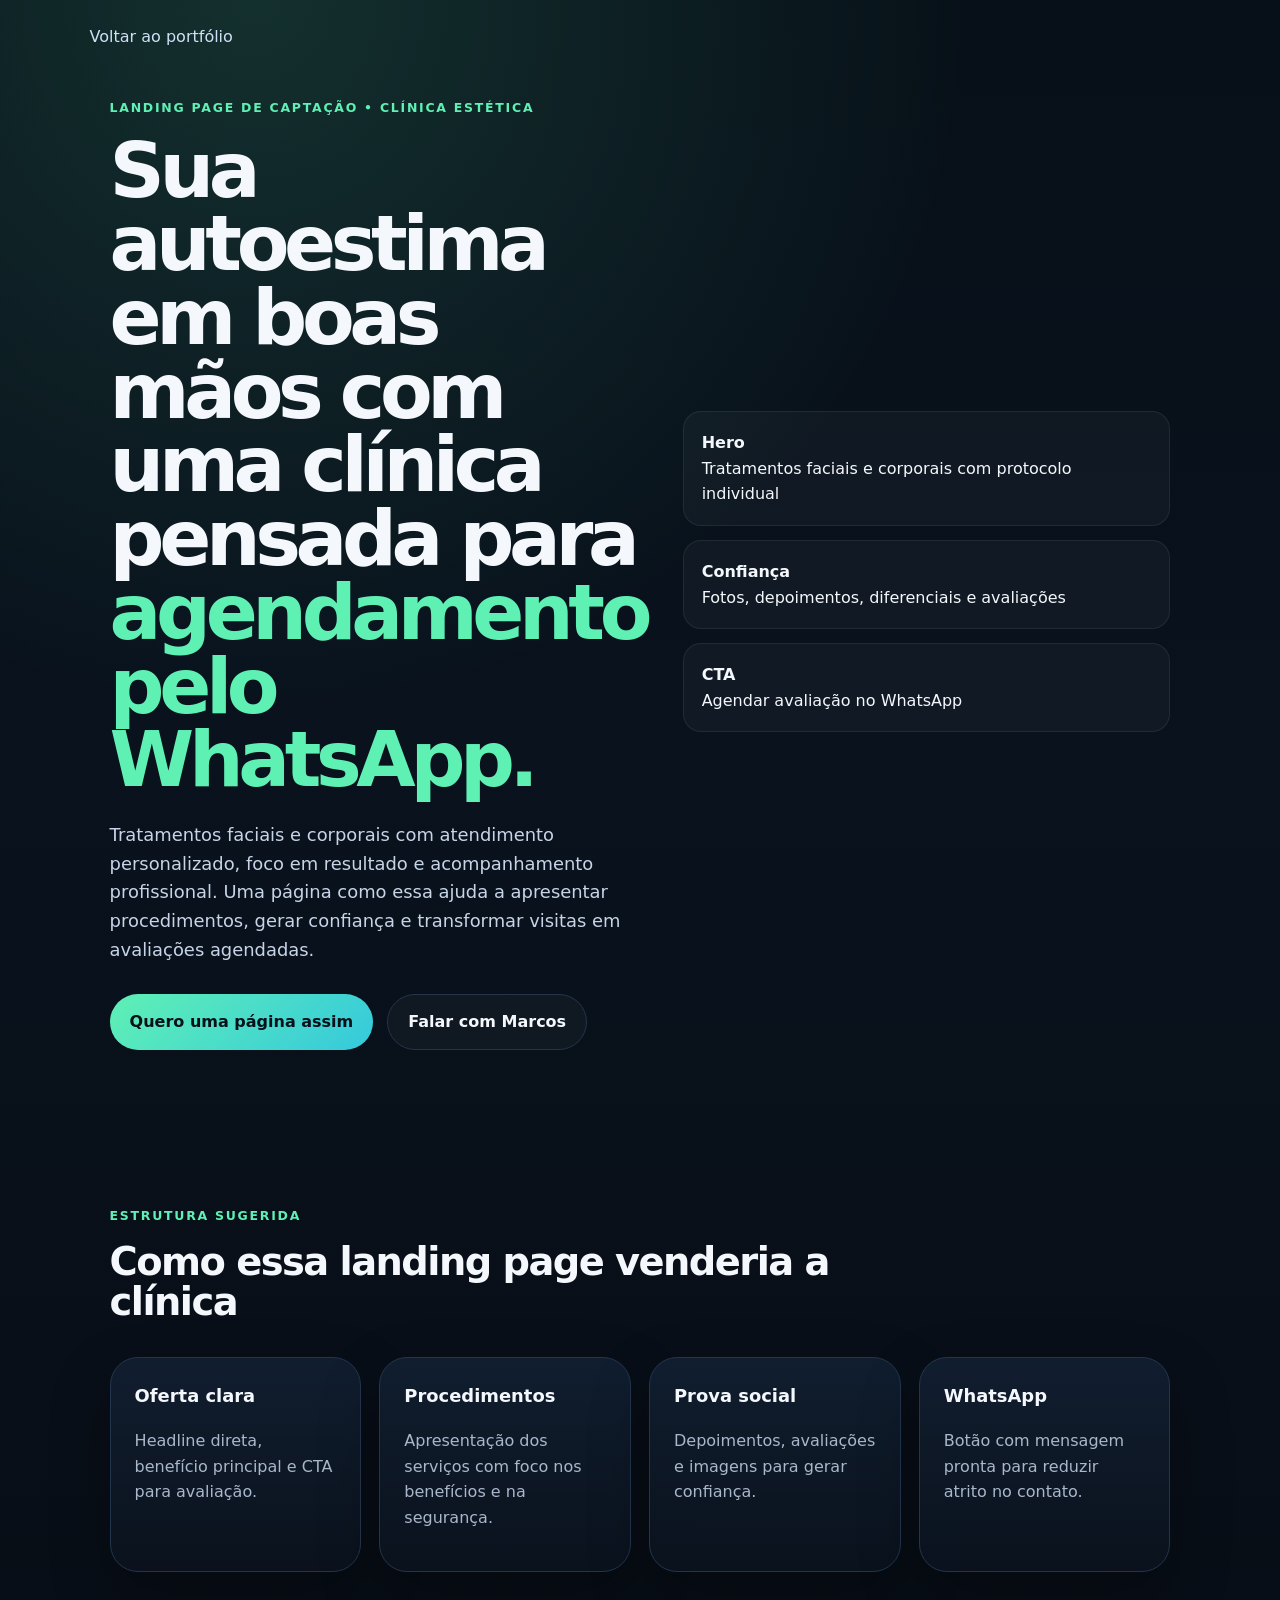
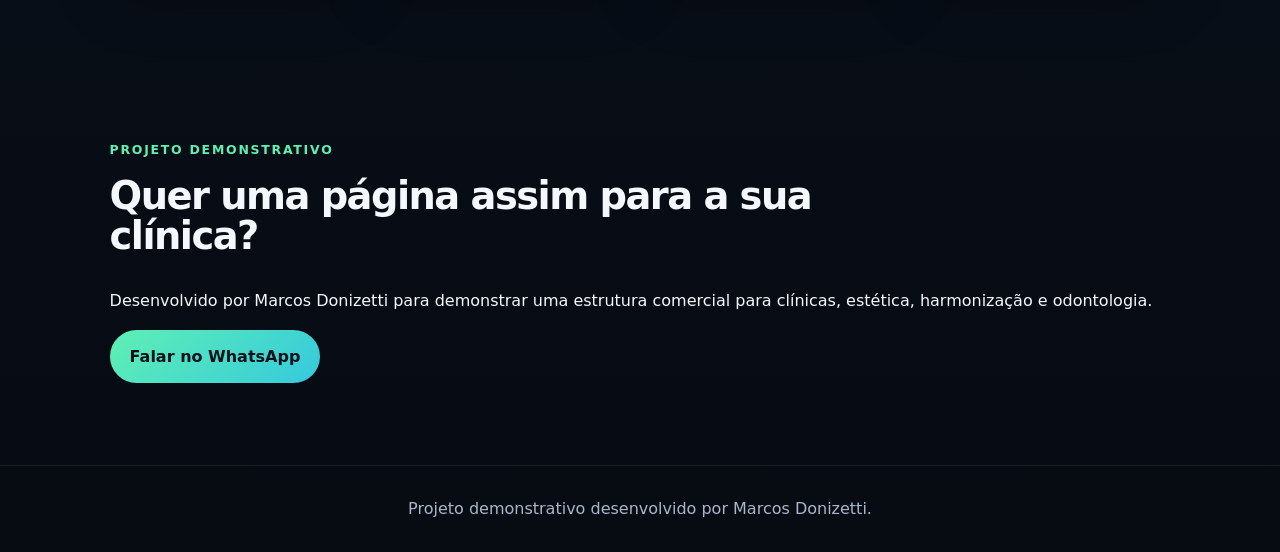
<file: war-portfolio/clinica-estetica.html>
<!DOCTYPE html>
<html lang="pt-BR">
<head><meta charset="UTF-8"><meta http-equiv="Content-Type" content="text/html; charset=UTF-8"><meta name="viewport" content="width=device-width, initial-scale=1.0"><title>Lumina Est&eacute;tica - Landing Page Demo</title><link rel="stylesheet" href="assets/styles.css"></head>
<body>
<a class="back" href="index.html">Voltar ao portf&oacute;lio</a>
<section class="demo-hero">
  <div>
    <span class="eyebrow">Landing page de capta&ccedil;&atilde;o &bull; cl&iacute;nica est&eacute;tica</span>
    <h1>Sua autoestima em boas m&atilde;os com uma cl&iacute;nica pensada para <span>agendamento pelo WhatsApp.</span></h1>
    <p class="lead">Tratamentos faciais e corporais com atendimento personalizado, foco em resultado e acompanhamento profissional. Uma p&aacute;gina como essa ajuda a apresentar procedimentos, gerar confian&ccedil;a e transformar visitas em avalia&ccedil;&otilde;es agendadas.</p>
    <div class="cta-row"><a class="btn primary" href="https://wa.me/5511993416681?text=Oi%20Marcos,%20vim%20pelo%20seu%20portfolio%20e%20quero%20falar%20sobre%20uma%20landing%20page." target="_blank" rel="noopener">Quero uma p&aacute;gina assim</a><a class="btn ghost" href="index.html#contato">Falar com Marcos</a></div>
  </div>
  <div class="mockup"><div class="screen"><div><strong>Hero</strong><br>Tratamentos faciais e corporais com protocolo individual</div><div><strong>Confian&ccedil;a</strong><br>Fotos, depoimentos, diferenciais e avalia&ccedil;&otilde;es</div><div><strong>CTA</strong><br>Agendar avalia&ccedil;&atilde;o no WhatsApp</div></div></div>
</section>
<section class="section"><div class="section-head"><span class="eyebrow">Estrutura sugerida</span><h2>Como essa landing page venderia a cl&iacute;nica</h2></div><div class="grid-4"><article class="tile"><h3>Oferta clara</h3><p>Headline direta, benef&iacute;cio principal e CTA para avalia&ccedil;&atilde;o.</p></article><article class="tile"><h3>Procedimentos</h3><p>Apresenta&ccedil;&atilde;o dos servi&ccedil;os com foco nos benef&iacute;cios e na seguran&ccedil;a.</p></article><article class="tile"><h3>Prova social</h3><p>Depoimentos, avalia&ccedil;&otilde;es e imagens para gerar confian&ccedil;a.</p></article><article class="tile"><h3>WhatsApp</h3><p>Bot&atilde;o com mensagem pronta para reduzir atrito no contato.</p></article></div></section>
<section class="section contact"><div><span class="eyebrow">Projeto demonstrativo</span><h2>Quer uma p&aacute;gina assim para a sua cl&iacute;nica?</h2><p>Desenvolvido por Marcos Donizetti para demonstrar uma estrutura comercial para cl&iacute;nicas, est&eacute;tica, harmoniza&ccedil;&atilde;o e odontologia.</p></div><a class="btn primary" href="https://wa.me/5511993416681?text=Oi%20Marcos,%20vim%20pelo%20seu%20portfolio%20e%20quero%20falar%20sobre%20uma%20landing%20page." target="_blank" rel="noopener">Falar no WhatsApp</a></section>
<footer class="footer">Projeto demonstrativo desenvolvido por Marcos Donizetti.</footer>
</body></html>
</file>
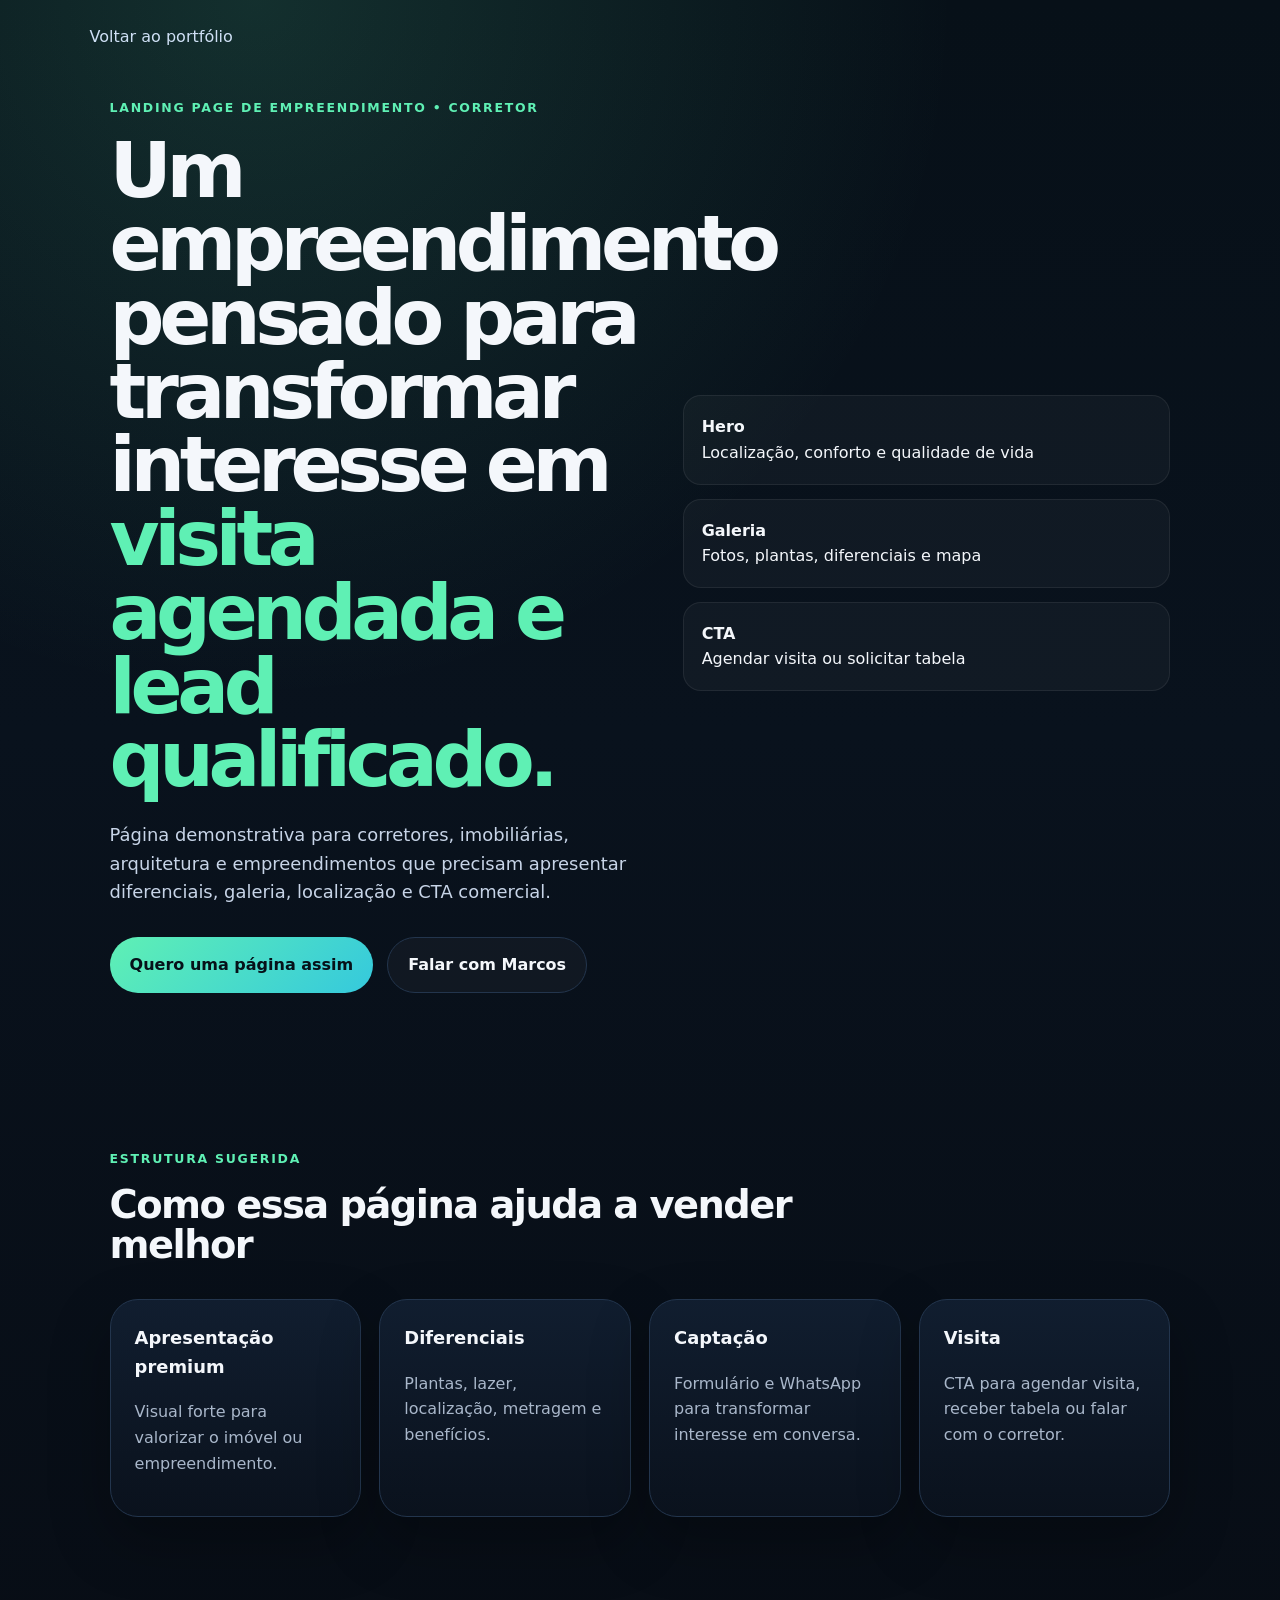
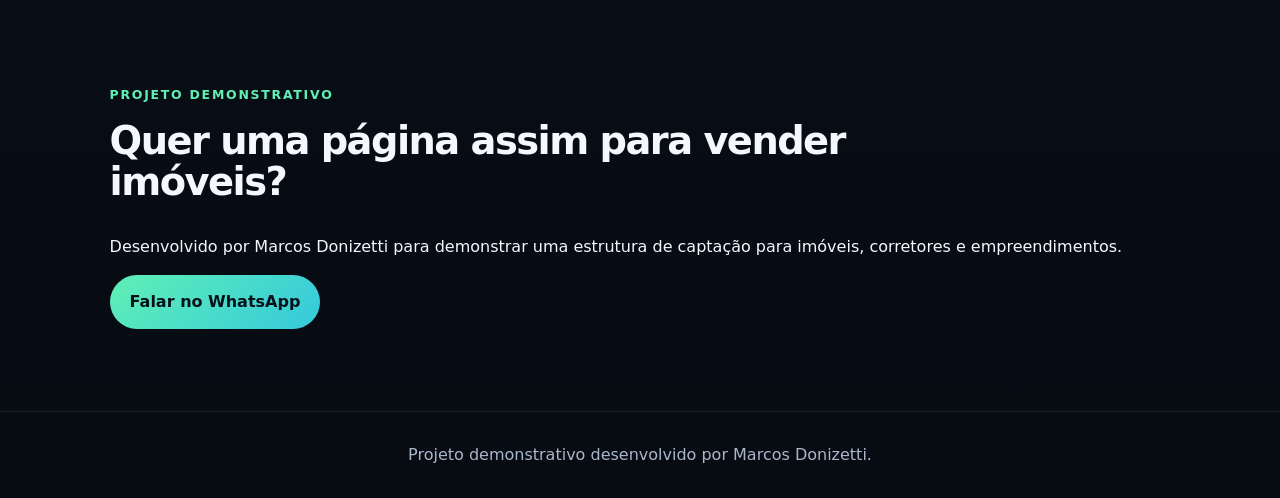
<file: war-portfolio/corretor-imoveis.html>
<!DOCTYPE html>
<html lang="pt-BR">
<head><meta charset="UTF-8"><meta http-equiv="Content-Type" content="text/html; charset=UTF-8"><meta name="viewport" content="width=device-width, initial-scale=1.0"><title>Altos do Vale - Landing Page Demo</title><link rel="stylesheet" href="assets/styles.css"></head>
<body>
<a class="back" href="index.html">Voltar ao portf&oacute;lio</a>
<section class="demo-hero">
  <div>
    <span class="eyebrow">Landing page de empreendimento &bull; corretor</span>
    <h1>Um empreendimento pensado para transformar interesse em <span>visita agendada e lead qualificado.</span></h1>
    <p class="lead">P&aacute;gina demonstrativa para corretores, imobili&aacute;rias, arquitetura e empreendimentos que precisam apresentar diferenciais, galeria, localiza&ccedil;&atilde;o e CTA comercial.</p>
    <div class="cta-row"><a class="btn primary" href="https://wa.me/5511993416681?text=Oi%20Marcos,%20vim%20pelo%20seu%20portfolio%20e%20quero%20falar%20sobre%20uma%20landing%20page." target="_blank" rel="noopener">Quero uma p&aacute;gina assim</a><a class="btn ghost" href="index.html#contato">Falar com Marcos</a></div>
  </div>
  <div class="mockup"><div class="screen"><div><strong>Hero</strong><br>Localiza&ccedil;&atilde;o, conforto e qualidade de vida</div><div><strong>Galeria</strong><br>Fotos, plantas, diferenciais e mapa</div><div><strong>CTA</strong><br>Agendar visita ou solicitar tabela</div></div></div>
</section>
<section class="section"><div class="section-head"><span class="eyebrow">Estrutura sugerida</span><h2>Como essa p&aacute;gina ajuda a vender melhor</h2></div><div class="grid-4"><article class="tile"><h3>Apresenta&ccedil;&atilde;o premium</h3><p>Visual forte para valorizar o im&oacute;vel ou empreendimento.</p></article><article class="tile"><h3>Diferenciais</h3><p>Plantas, lazer, localiza&ccedil;&atilde;o, metragem e benef&iacute;cios.</p></article><article class="tile"><h3>Capta&ccedil;&atilde;o</h3><p>Formul&aacute;rio e WhatsApp para transformar interesse em conversa.</p></article><article class="tile"><h3>Visita</h3><p>CTA para agendar visita, receber tabela ou falar com o corretor.</p></article></div></section>
<section class="section contact"><div><span class="eyebrow">Projeto demonstrativo</span><h2>Quer uma p&aacute;gina assim para vender im&oacute;veis?</h2><p>Desenvolvido por Marcos Donizetti para demonstrar uma estrutura de capta&ccedil;&atilde;o para im&oacute;veis, corretores e empreendimentos.</p></div><a class="btn primary" href="https://wa.me/5511993416681?text=Oi%20Marcos,%20vim%20pelo%20seu%20portfolio%20e%20quero%20falar%20sobre%20uma%20landing%20page." target="_blank" rel="noopener">Falar no WhatsApp</a></section>
<footer class="footer">Projeto demonstrativo desenvolvido por Marcos Donizetti.</footer>
</body></html>
</file>
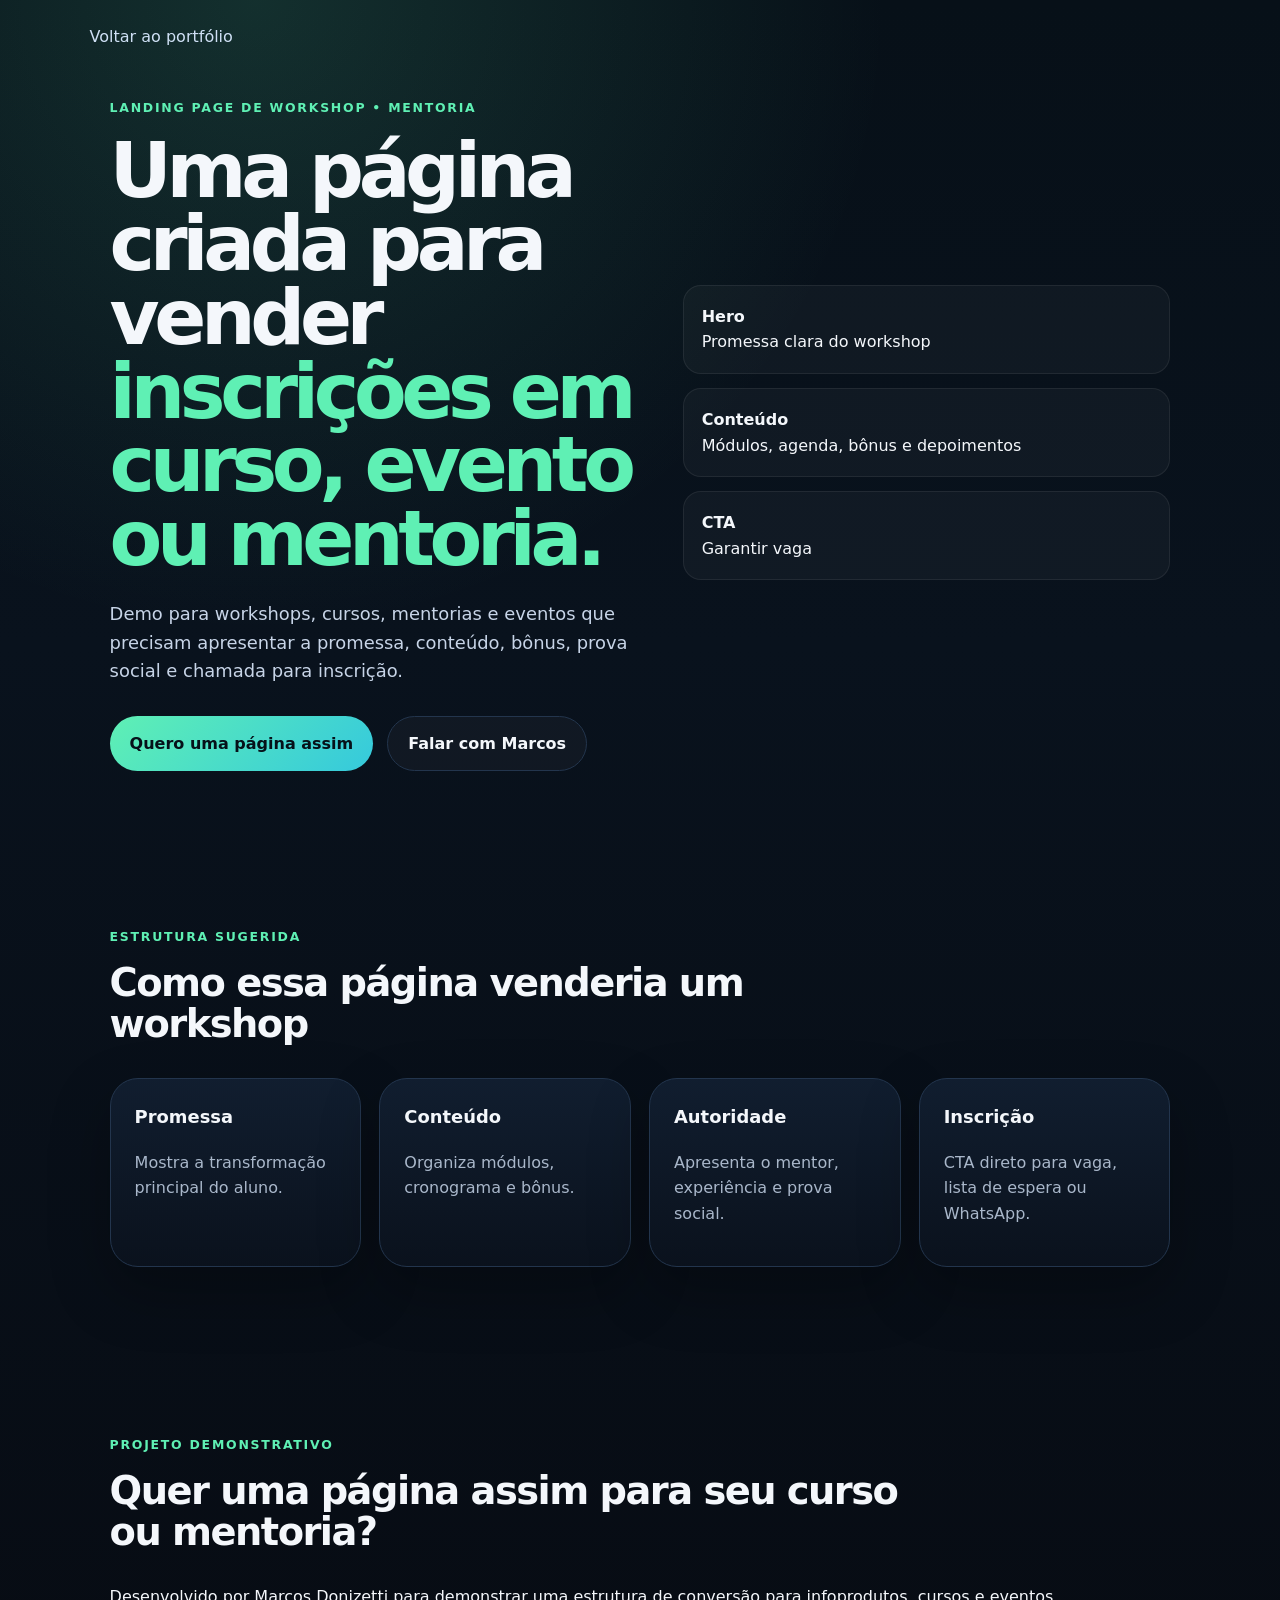
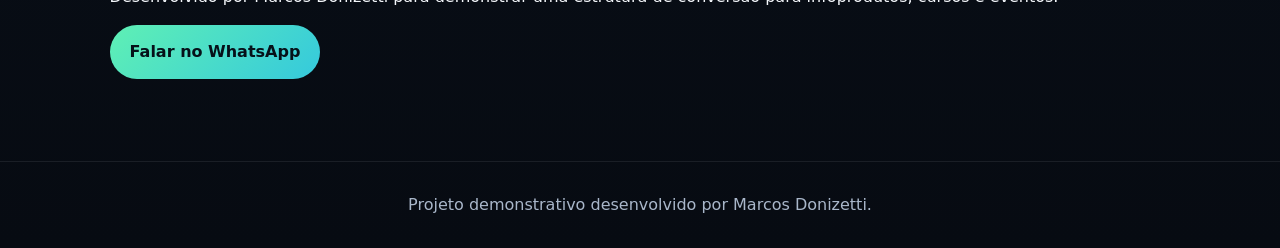
<file: war-portfolio/infoproduto.html>
<!DOCTYPE html>
<html lang="pt-BR">
<head><meta charset="UTF-8"><meta http-equiv="Content-Type" content="text/html; charset=UTF-8"><meta name="viewport" content="width=device-width, initial-scale=1.0"><title>Workshop Lens Pro - Landing Page Demo</title><link rel="stylesheet" href="assets/styles.css"></head>
<body>
<a class="back" href="index.html">Voltar ao portf&oacute;lio</a>
<section class="demo-hero">
  <div>
    <span class="eyebrow">Landing page de workshop &bull; mentoria</span>
    <h1>Uma p&aacute;gina criada para vender <span>inscri&ccedil;&otilde;es em curso, evento ou mentoria.</span></h1>
    <p class="lead">Demo para workshops, cursos, mentorias e eventos que precisam apresentar a promessa, conte&uacute;do, b&ocirc;nus, prova social e chamada para inscri&ccedil;&atilde;o.</p>
    <div class="cta-row"><a class="btn primary" href="https://wa.me/5511993416681?text=Oi%20Marcos,%20vim%20pelo%20seu%20portfolio%20e%20quero%20falar%20sobre%20uma%20landing%20page." target="_blank" rel="noopener">Quero uma p&aacute;gina assim</a><a class="btn ghost" href="index.html#contato">Falar com Marcos</a></div>
  </div>
  <div class="mockup"><div class="screen"><div><strong>Hero</strong><br>Promessa clara do workshop</div><div><strong>Conte&uacute;do</strong><br>M&oacute;dulos, agenda, b&ocirc;nus e depoimentos</div><div><strong>CTA</strong><br>Garantir vaga</div></div></div>
</section>
<section class="section"><div class="section-head"><span class="eyebrow">Estrutura sugerida</span><h2>Como essa p&aacute;gina venderia um workshop</h2></div><div class="grid-4"><article class="tile"><h3>Promessa</h3><p>Mostra a transforma&ccedil;&atilde;o principal do aluno.</p></article><article class="tile"><h3>Conte&uacute;do</h3><p>Organiza m&oacute;dulos, cronograma e b&ocirc;nus.</p></article><article class="tile"><h3>Autoridade</h3><p>Apresenta o mentor, experi&ecirc;ncia e prova social.</p></article><article class="tile"><h3>Inscri&ccedil;&atilde;o</h3><p>CTA direto para vaga, lista de espera ou WhatsApp.</p></article></div></section>
<section class="section contact"><div><span class="eyebrow">Projeto demonstrativo</span><h2>Quer uma p&aacute;gina assim para seu curso ou mentoria?</h2><p>Desenvolvido por Marcos Donizetti para demonstrar uma estrutura de convers&atilde;o para infoprodutos, cursos e eventos.</p></div><a class="btn primary" href="https://wa.me/5511993416681?text=Oi%20Marcos,%20vim%20pelo%20seu%20portfolio%20e%20quero%20falar%20sobre%20uma%20landing%20page." target="_blank" rel="noopener">Falar no WhatsApp</a></section>
<footer class="footer">Projeto demonstrativo desenvolvido por Marcos Donizetti.</footer>
</body></html>
</file>
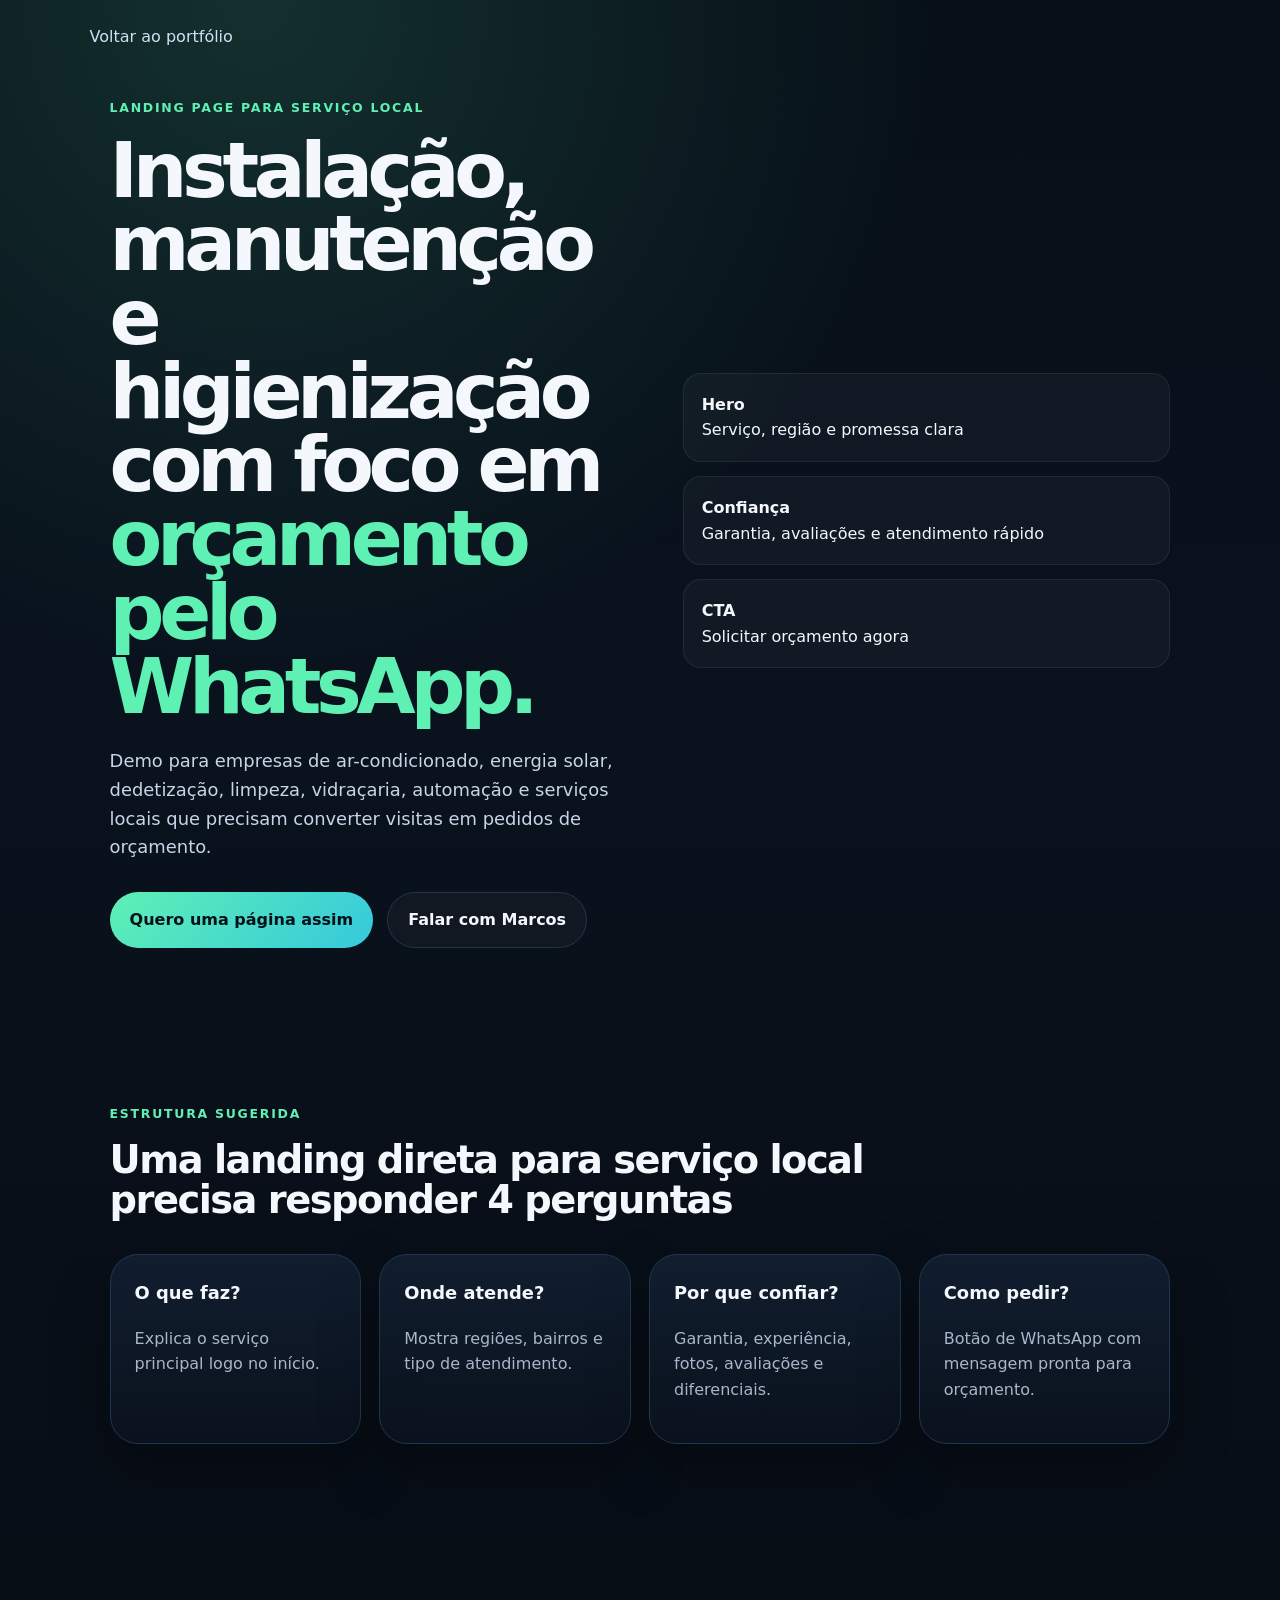
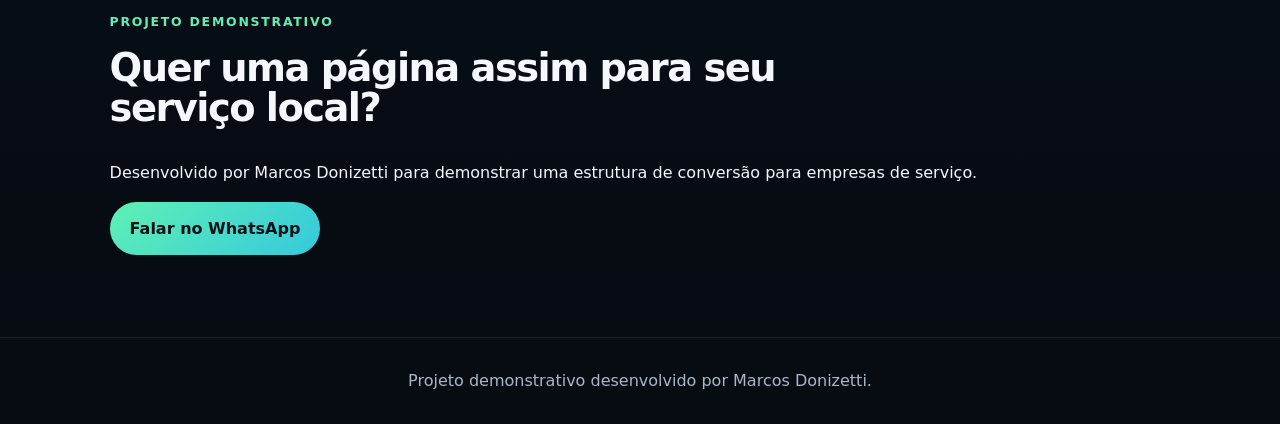
<file: war-portfolio/servico-local.html>
<!DOCTYPE html>
<html lang="pt-BR">
<head><meta charset="UTF-8"><meta http-equiv="Content-Type" content="text/html; charset=UTF-8"><meta name="viewport" content="width=device-width, initial-scale=1.0"><title>Clima R&aacute;pido - Landing Page Demo</title><link rel="stylesheet" href="assets/styles.css"></head>
<body>
<a class="back" href="index.html">Voltar ao portf&oacute;lio</a>
<section class="demo-hero">
  <div>
    <span class="eyebrow">Landing page para servi&ccedil;o local</span>
    <h1>Instala&ccedil;&atilde;o, manuten&ccedil;&atilde;o e higieniza&ccedil;&atilde;o com foco em <span>or&ccedil;amento pelo WhatsApp.</span></h1>
    <p class="lead">Demo para empresas de ar-condicionado, energia solar, dedetiza&ccedil;&atilde;o, limpeza, vidra&ccedil;aria, automa&ccedil;&atilde;o e servi&ccedil;os locais que precisam converter visitas em pedidos de or&ccedil;amento.</p>
    <div class="cta-row"><a class="btn primary" href="https://wa.me/5511993416681?text=Oi%20Marcos,%20vim%20pelo%20seu%20portfolio%20e%20quero%20falar%20sobre%20uma%20landing%20page." target="_blank" rel="noopener">Quero uma p&aacute;gina assim</a><a class="btn ghost" href="index.html#contato">Falar com Marcos</a></div>
  </div>
  <div class="mockup"><div class="screen"><div><strong>Hero</strong><br>Servi&ccedil;o, regi&atilde;o e promessa clara</div><div><strong>Confian&ccedil;a</strong><br>Garantia, avalia&ccedil;&otilde;es e atendimento r&aacute;pido</div><div><strong>CTA</strong><br>Solicitar or&ccedil;amento agora</div></div></div>
</section>
<section class="section"><div class="section-head"><span class="eyebrow">Estrutura sugerida</span><h2>Uma landing direta para servi&ccedil;o local precisa responder 4 perguntas</h2></div><div class="grid-4"><article class="tile"><h3>O que faz?</h3><p>Explica o servi&ccedil;o principal logo no in&iacute;cio.</p></article><article class="tile"><h3>Onde atende?</h3><p>Mostra regi&otilde;es, bairros e tipo de atendimento.</p></article><article class="tile"><h3>Por que confiar?</h3><p>Garantia, experi&ecirc;ncia, fotos, avalia&ccedil;&otilde;es e diferenciais.</p></article><article class="tile"><h3>Como pedir?</h3><p>Bot&atilde;o de WhatsApp com mensagem pronta para or&ccedil;amento.</p></article></div></section>
<section class="section contact"><div><span class="eyebrow">Projeto demonstrativo</span><h2>Quer uma p&aacute;gina assim para seu servi&ccedil;o local?</h2><p>Desenvolvido por Marcos Donizetti para demonstrar uma estrutura de convers&atilde;o para empresas de servi&ccedil;o.</p></div><a class="btn primary" href="https://wa.me/5511993416681?text=Oi%20Marcos,%20vim%20pelo%20seu%20portfolio%20e%20quero%20falar%20sobre%20uma%20landing%20page." target="_blank" rel="noopener">Falar no WhatsApp</a></section>
<footer class="footer">Projeto demonstrativo desenvolvido por Marcos Donizetti.</footer>
</body></html>
</file>
<file: war-portfolio/assets/styles.css>
:root{
  --bg:#071018;--panel:#0d1724;--panel2:#111f31;--text:#f4f7fb;--muted:#a9b7ca;
  --line:#23354d;--brand:#5ff0b4;--brand2:#7aa8ff;--accent:#ffbc6b;
}
*{box-sizing:border-box}
html{scroll-behavior:smooth}
body{margin:0;font-family:Inter,Segoe UI,system-ui,Arial,sans-serif;background:radial-gradient(circle at 20% 0,rgba(95,240,180,.14),transparent 30%),linear-gradient(180deg,#071018,#09121d 35%,#070b12);color:var(--text);line-height:1.6}
a{color:inherit;text-decoration:none}
.nav{position:sticky;top:0;z-index:20;display:flex;justify-content:space-between;align-items:center;padding:18px 7vw;background:rgba(7,16,24,.82);backdrop-filter:blur(16px);border-bottom:1px solid rgba(255,255,255,.06)}
.brand{font-weight:900;letter-spacing:.01em}
.nav-links{display:flex;gap:20px;color:#cfe0f5;font-size:.95rem}
.hero{padding:70px 7vw 90px}
.hero-grid{display:grid;grid-template-columns:minmax(0,1.15fr) minmax(320px,.85fr);gap:44px;align-items:center;max-width:1200px;margin:0 auto}
.eyebrow{display:inline-flex;gap:8px;align-items:center;color:var(--brand);font-weight:800;font-size:.78rem;text-transform:uppercase;letter-spacing:.14em;margin-bottom:16px}
h1,h2,h3,p{margin-top:0}
h1{font-size:clamp(2.6rem,6vw,5.6rem);line-height:.96;letter-spacing:-.07em;margin-bottom:24px;max-width:780px}
h1 span,.highlight{color:var(--brand)}
h2{font-size:clamp(1.8rem,3vw,3rem);line-height:1.05;letter-spacing:-.04em;max-width:820px}
h3{font-size:1.12rem}
.lead{font-size:1.12rem;color:#c7d4e7;max-width:720px}
.cta-row{display:flex;gap:14px;flex-wrap:wrap;margin-top:30px}
.btn{display:inline-flex;justify-content:center;align-items:center;padding:14px 20px;border-radius:999px;font-weight:850;border:1px solid var(--line);transition:.2s transform,.2s border-color,.2s background}
.btn:hover{transform:translateY(-2px);border-color:var(--brand)}
.btn.primary{background:linear-gradient(135deg,var(--brand),#35c9dd);color:#061119;border:none}
.btn.ghost{background:rgba(255,255,255,.03)}
.hero-card,.project-card,.tile,.wide-card,.contact-box,.demo-panel{background:linear-gradient(180deg,rgba(17,31,49,.92),rgba(10,18,29,.92));border:1px solid var(--line);border-radius:28px;box-shadow:0 24px 60px rgba(0,0,0,.28)}
.hero-card{padding:26px;display:grid;gap:14px}
.metric{padding:18px;border-radius:20px;background:rgba(255,255,255,.035);border:1px solid rgba(255,255,255,.06)}
.metric strong{display:block;margin-bottom:4px}
.metric span{color:#bfd0e7;font-size:.95rem}
.section{padding:82px 7vw;max-width:1240px;margin:0 auto}
.alt{max-width:none;background:rgba(255,255,255,.018);border-top:1px solid rgba(255,255,255,.055);border-bottom:1px solid rgba(255,255,255,.055)}
.section-head{margin-bottom:34px}
.section-head p{color:var(--muted);max-width:760px}
.grid-3{display:grid;grid-template-columns:repeat(3,1fr);gap:18px}
.grid-4{display:grid;grid-template-columns:repeat(4,1fr);gap:18px}
.tile{padding:24px}
.tile p,.project-card p,.wide-card p,.demo-panel p,li{color:var(--muted)}
.project-card{min-height:230px;padding:22px;display:flex;flex-direction:column;justify-content:flex-end;position:relative;overflow:hidden}
.project-card:before{content:"";position:absolute;inset:auto -20% -30% auto;width:160px;height:160px;background:radial-gradient(circle,var(--brand),transparent 65%);opacity:.13}
.project-card:hover{border-color:var(--brand);transform:translateY(-4px)}
.tag{display:inline-block;width:max-content;margin-bottom:auto;padding:8px 12px;border-radius:999px;background:rgba(122,168,255,.13);color:#d9e6ff;font-size:.78rem;font-weight:850}
.accent{background:linear-gradient(180deg,rgba(95,240,180,.10),rgba(13,23,36,.96))}
.wide-card{padding:30px;max-width:920px}
.contact-box{padding:32px;display:grid;grid-template-columns:minmax(0,1fr) auto;gap:24px;align-items:center}
.footer{padding:30px 7vw;border-top:1px solid rgba(255,255,255,.08);color:var(--muted);text-align:center}
.small{font-size:.92rem;color:var(--muted)}
.demo-hero{padding:44px 7vw 70px;max-width:1240px;margin:0 auto;display:grid;grid-template-columns:minmax(0,1.05fr) minmax(320px,.95fr);gap:34px;align-items:center}
.back{display:inline-flex;margin:24px 7vw 0;color:#cfe0f5}
.demo-panel{padding:26px}
.screen{display:grid;gap:14px}
.screen div{padding:18px;border-radius:18px;background:rgba(255,255,255,.035);border:1px solid rgba(255,255,255,.07)}
.stats{display:grid;grid-template-columns:repeat(3,1fr);gap:14px;margin-top:24px}
.stat{padding:16px;border-radius:18px;background:rgba(255,255,255,.035);border:1px solid rgba(255,255,255,.06)}
.clean{padding-left:18px}
.final-cta{margin-top:30px}
@media(max-width:1000px){.hero-grid,.demo-hero,.grid-4{grid-template-columns:1fr 1fr}.grid-3{grid-template-columns:1fr 1fr}.contact-box{grid-template-columns:1fr}}
@media(max-width:680px){.nav{align-items:flex-start;gap:12px;flex-direction:column}.nav-links{flex-wrap:wrap}.hero,.section{padding-left:22px;padding-right:22px}.hero-grid,.demo-hero,.grid-4,.grid-3,.stats{grid-template-columns:1fr}h1{font-size:3rem}.hero-card{padding:18px}}

/* contact-cards-start */
.contact-actions {
  gap: 16px;
}

.contact-actions .metric {
  display: block;
  text-decoration: none;
  color: inherit;
}

.contact-link {
  position: relative;
  cursor: pointer;
  transition: transform .22s ease, border-color .22s ease, background .22s ease, box-shadow .22s ease;
}

.contact-link:hover {
  transform: translateY(-4px);
  border-color: var(--brand);
  background: rgba(98, 240, 181, .06);
  box-shadow: 0 18px 40px rgba(0, 0, 0, .22);
}

.contact-link:focus-visible {
  outline: 3px solid rgba(98, 240, 181, .55);
  outline-offset: 4px;
}

.contact-link em {
  display: inline-flex;
  margin-top: 10px;
  font-style: normal;
  font-size: .82rem;
  font-weight: 800;
  letter-spacing: .04em;
  text-transform: uppercase;
  color: var(--brand);
  opacity: .92;
}

.contact-link::after {
  content: "->";
  position: absolute;
  right: 18px;
  top: 18px;
  color: var(--brand);
  font-weight: 900;
  opacity: .75;
  transition: transform .22s ease, opacity .22s ease;
}

.contact-link:hover::after {
  transform: translateX(4px);
  opacity: 1;
}
/* contact-cards-end */
</file>
